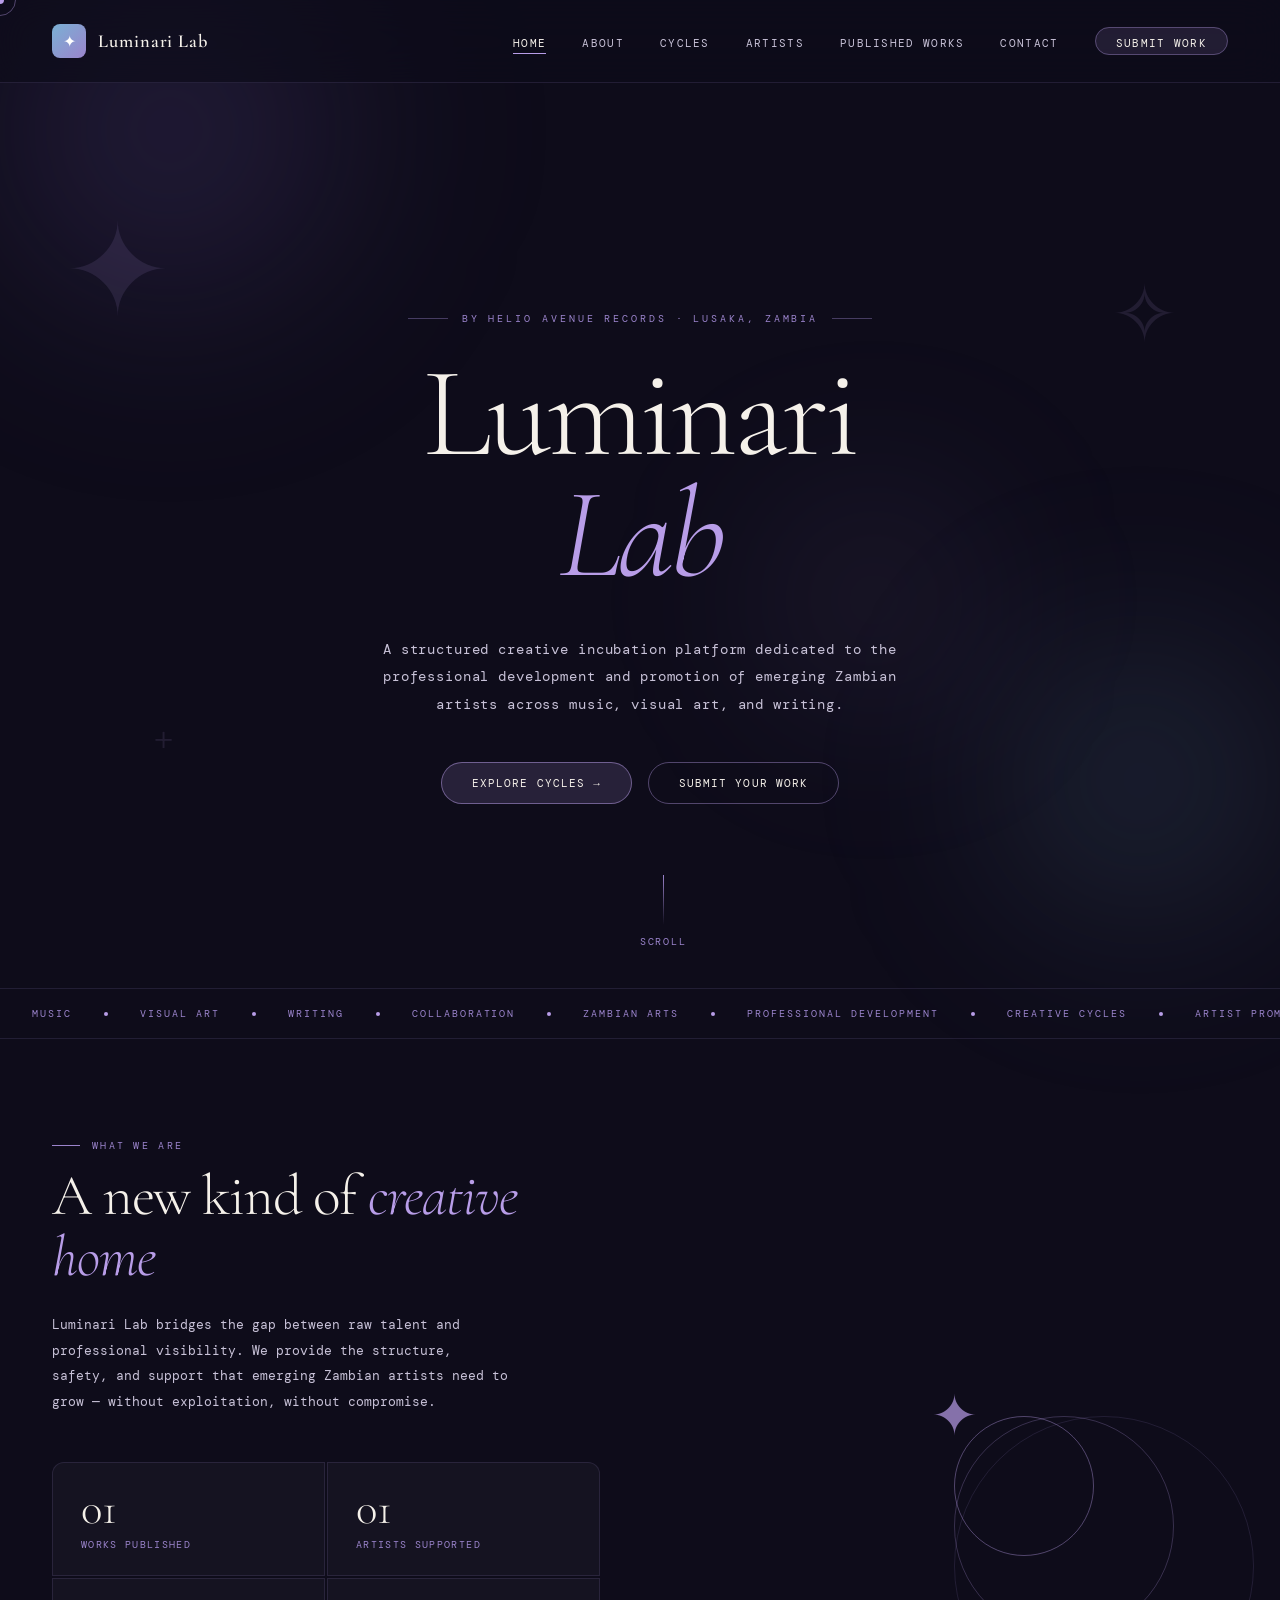
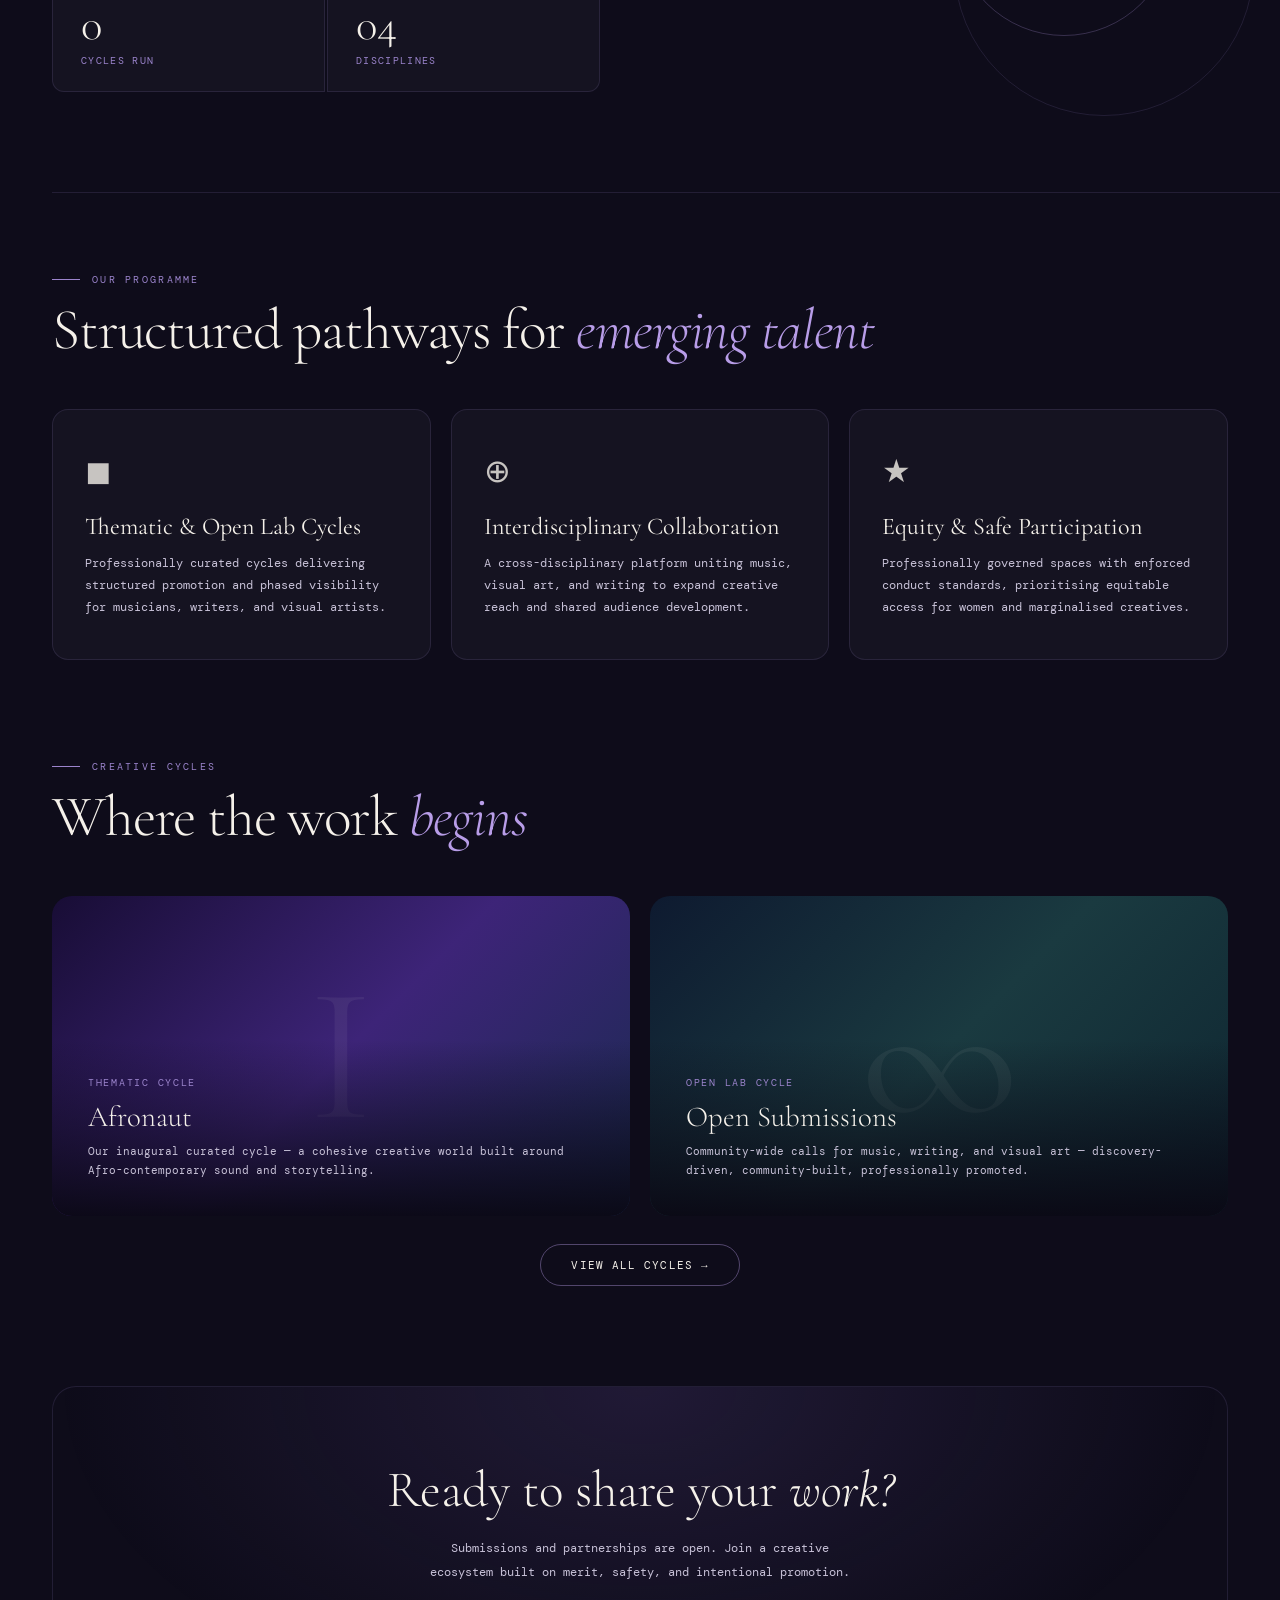
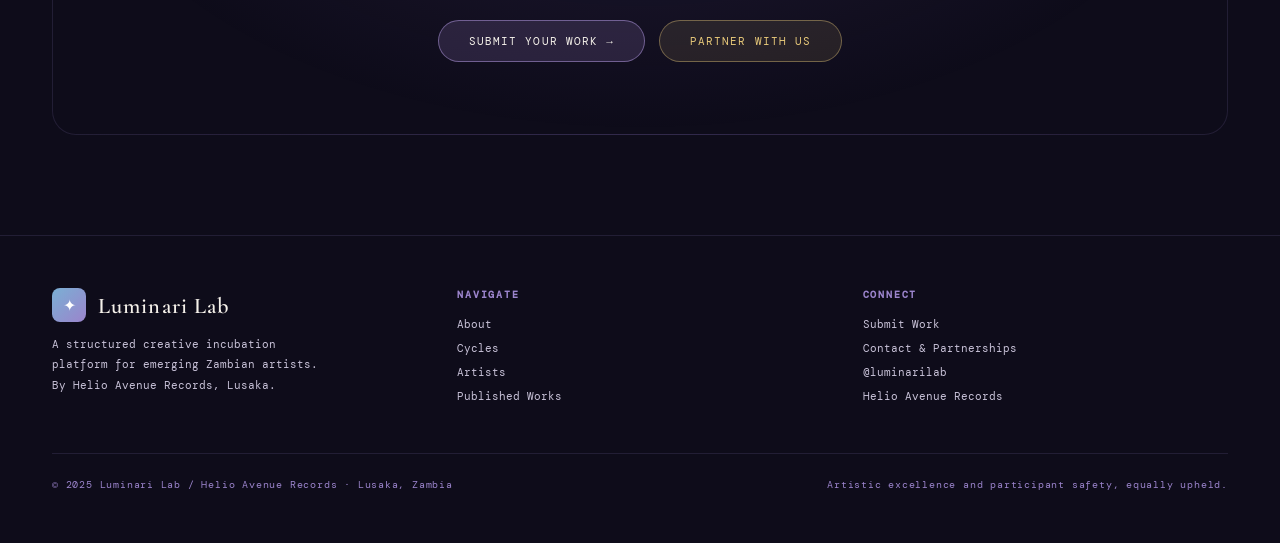
<file: index.html>
<!DOCTYPE html>
<html lang="en">
<head>
<meta charset="UTF-8"><meta name="viewport" content="width=device-width, initial-scale=1.0">
<title>Luminari Lab — Home</title>
<link rel="stylesheet" href="shared.css">
<style>
/* HERO */
.hero {
  min-height: 100vh; display: flex; flex-direction: column;
  align-items: center; justify-content: center;
  text-align: center; padding: 120px 52px 80px;
  position: relative;
}
.hero-eyebrow {
  font-size: 0.65rem; letter-spacing: 0.28em; text-transform: uppercase;
  color: var(--lavender); margin-bottom: 28px;
  display: flex; align-items: center; gap: 14px;
  animation: fadeUp 0.8s 0.2s cubic-bezier(0.23,1,0.32,1) both;
}
.hero-eyebrow::before, .hero-eyebrow::after { content:''; width:40px; height:1px; background:rgba(155,132,204,0.4); }
.hero-title {
  font-family: 'Cormorant Garamond', serif;
  font-size: clamp(4rem, 10vw, 9rem);
  font-weight: 300; line-height: 0.95; letter-spacing: -0.03em;
  margin-bottom: 12px;
  animation: fadeUp 0.9s 0.35s cubic-bezier(0.23,1,0.32,1) both;
}
.hero-title em { font-style: italic; color: var(--glow); display: block; }
.hero-sub {
  font-size: clamp(0.75rem, 1.2vw, 0.9rem); color: var(--mist);
  letter-spacing: 0.06em; line-height: 1.9; max-width: 540px;
  margin: 28px auto 44px;
  animation: fadeUp 0.9s 0.5s cubic-bezier(0.23,1,0.32,1) both;
}
.hero-actions {
  display: flex; gap: 16px; justify-content: center; flex-wrap: wrap;
  animation: fadeUp 0.9s 0.65s cubic-bezier(0.23,1,0.32,1) both;
}
.hero-scroll {
  position: absolute; bottom: 40px; left: 50%; transform: translateX(-50%);
  display: flex; flex-direction: column; align-items: center; gap: 10px;
  font-size: 0.6rem; letter-spacing: 0.18em; text-transform: uppercase; color: var(--lavender);
  animation: fadeUp 1s 1s both;
}
.scroll-line {
  width: 1px; height: 50px;
  background: linear-gradient(to bottom, var(--lavender), transparent);
  animation: scrollPulse 2s ease-in-out infinite;
}
@keyframes scrollPulse { 0%,100%{opacity:0.3;transform:scaleY(0.6) translateY(-10px)} 50%{opacity:1;transform:scaleY(1) translateY(0)} }

/* Floating star decorations */
.hero-deco {
  position: absolute; pointer-events: none;
  font-family: 'Cormorant Garamond', serif;
  color: rgba(184,157,232,0.12);
  animation: floatDeco var(--fd) ease-in-out infinite alternate;
}
@keyframes floatDeco { to { transform: translateY(-20px) rotate(10deg); } }

/* MARQUEE */
.marquee-section {
  border-top: 1px solid var(--soft-border);
  border-bottom: 1px solid var(--soft-border);
  padding: 18px 0; overflow: hidden;
  position: relative; z-index: 5;
}
.marquee-track {
  display: flex; gap: 0; white-space: nowrap;
  animation: marquee 28s linear infinite;
}
.marquee-item {
  font-size: 0.62rem; letter-spacing: 0.2em; text-transform: uppercase;
  color: var(--lavender); padding: 0 32px;
  display: flex; align-items: center; gap: 32px;
}
.marquee-dot { width: 4px; height: 4px; border-radius: 50%; background: var(--glow); flex-shrink: 0; }
@keyframes marquee { to { transform: translateX(-50%); } }

/* ABOUT STRIP */
.about-strip {
  position: relative; z-index: 5;
  padding: 100px 52px;
  display: grid; grid-template-columns: 1fr 1fr; gap: 80px; align-items: center;
}
.about-strip-text p {
  font-size: 0.8rem; color: var(--mist); line-height: 2; margin-top: 24px; max-width: 460px;
}
.about-strip-visual {
  position: relative; height: 380px;
  display: flex; align-items: center; justify-content: center;
}
.ring-anim {
  position: absolute; border-radius: 50%; border: 1px solid;
  animation: ringPulse var(--rp) ease-in-out infinite;
}
@keyframes ringPulse {
  0%,100% { transform: translate(-50%,-50%) scale(1); opacity: var(--ro); }
  50%      { transform: translate(-50%,-50%) scale(1.05); opacity: calc(var(--ro)*0.5); }
}
.about-center-star {
  position: relative; z-index: 2;
  font-size: 3.5rem; color: var(--glow); opacity: 0.7;
  animation: starSpin 20s linear infinite;
}
@keyframes starSpin { to { transform: rotate(360deg); } }
.about-strip-stats {
  display: grid; grid-template-columns: 1fr 1fr; gap: 2px;
  margin-top: 48px;
}
.stat-box {
  background: var(--card-bg); border: 1px solid var(--soft-border);
  padding: 24px 28px;
}
.stat-box:first-child { border-radius: 12px 0 0 0; }
.stat-box:nth-child(2) { border-radius: 0 12px 0 0; }
.stat-box:nth-child(3) { border-radius: 0 0 0 12px; }
.stat-box:last-child { border-radius: 0 0 12px 0; }
.stat-n {
  font-family: 'Cormorant Garamond', serif;
  font-size: 2.8rem; font-weight: 300; color: var(--cream); line-height: 1;
}
.stat-l { font-size: 0.6rem; letter-spacing: 0.14em; text-transform: uppercase; color: var(--lavender); margin-top: 6px; }

/* PILLARS */
.pillars {
  position: relative; z-index: 5;
  padding: 0 52px 100px;
}
.pillars-grid { display: grid; grid-template-columns: repeat(3,1fr); gap: 20px; margin-top: 48px; }
.pillar-card {
  background: var(--card-bg); border: 1px solid var(--soft-border);
  border-radius: 16px; padding: 40px 32px;
  transition: all 0.35s cubic-bezier(0.23,1,0.32,1);
}
.pillar-card:hover { border-color: rgba(184,157,232,0.35); transform: translateY(-5px); box-shadow: 0 20px 50px rgba(107,82,163,0.15); }
.pillar-icon { font-size: 2rem; margin-bottom: 20px; opacity: 0.8; }
.pillar-title { font-family: 'Cormorant Garamond', serif; font-size: 1.5rem; font-weight: 400; margin-bottom: 12px; }
.pillar-desc { font-size: 0.72rem; color: var(--mist); line-height: 1.9; }

/* CYCLES PREVIEW */
.cycles-preview {
  position: relative; z-index: 5;
  padding: 0 52px 100px;
}
.cycles-grid { display: grid; grid-template-columns: 1fr 1fr; gap: 20px; margin-top: 48px; }
.cycle-card {
  border-radius: 20px; overflow: hidden; position: relative;
  height: 320px; cursor: pointer;
  transition: transform 0.35s cubic-bezier(0.23,1,0.32,1);
}
.cycle-card:hover { transform: scale(1.02); }
.cycle-card:hover .cycle-overlay { opacity: 1; }
.cycle-bg { position: absolute; inset: 0; }
.cycle-bg-thematic { background: linear-gradient(135deg, #180d35 0%, #3d2478 50%, #1a2a50 100%); }
.cycle-bg-open { background: linear-gradient(135deg, #0e1a30 0%, #1a3a40 50%, #0e2530 100%); }
.cycle-deco {
  position: absolute; inset: 0;
  display: flex; align-items: center; justify-content: center; overflow: hidden;
}
.cycle-overlay {
  position: absolute; inset: 0;
  background: rgba(107,82,163,0.25);
  opacity: 0; transition: opacity 0.3s;
}
.cycle-content {
  position: absolute; bottom: 0; left: 0; right: 0;
  padding: 36px;
  background: linear-gradient(to top, rgba(10,8,20,0.95) 0%, transparent 100%);
}
.cycle-tag { font-size: 0.6rem; letter-spacing: 0.18em; text-transform: uppercase; color: var(--lavender); margin-bottom: 10px; }
.cycle-name { font-family: 'Cormorant Garamond', serif; font-size: 1.8rem; font-weight: 300; margin-bottom: 8px; }
.cycle-desc { font-size: 0.7rem; color: var(--mist); line-height: 1.7; }

/* CTA BANNER */
.cta-banner {
  position: relative; z-index: 5;
  margin: 0 52px 0;
  border: 1px solid var(--soft-border);
  border-radius: 24px; padding: 72px 64px;
  text-align: center; overflow: hidden;
  background: radial-gradient(ellipse at 50% 0%, rgba(107,82,163,0.2) 0%, transparent 70%);
}
.cta-banner::before {
  content:''; position:absolute; top:-1px; left:20%; right:20%; height:1px;
  background: linear-gradient(to right, transparent, var(--glow), transparent);
}
.cta-banner h2 { font-family: 'Cormorant Garamond', serif; font-size: clamp(2rem,4vw,3.5rem); font-weight: 300; margin-bottom: 16px; }
.cta-banner p { font-size: 0.78rem; color: var(--mist); max-width: 440px; margin: 0 auto 36px; line-height: 1.9; }
.cta-actions { display: flex; gap: 14px; justify-content: center; flex-wrap: wrap; }

@media (max-width: 900px) {
  .hero { padding: 120px 24px 80px; }
  .about-strip { grid-template-columns: 1fr; padding: 60px 24px; gap: 48px; }
  .pillars { padding: 0 24px 60px; }
  .pillars-grid { grid-template-columns: 1fr; }
  .cycles-preview { padding: 0 24px 60px; }
  .cycles-grid { grid-template-columns: 1fr; }
  .cta-banner { margin: 0 24px; padding: 48px 32px; }
}
</style>
</head>
<body>
<div class="cursor" id="cursor"></div>
<div class="cursor-ring" id="cursorRing"></div>
<div class="starfield" id="starfield"></div>
<div class="orb orb-1"></div><div class="orb orb-2"></div><div class="orb orb-3"></div>

<nav>
  <a href="index.html" class="nav-logo">
    <div class="logo-icon">✦</div>
    <span class="logo-text">Luminari Lab</span>
  </a>
  <ul class="nav-links">
    <li><a href="index.html" class="active">Home</a></li>
    <li><a href="about.html">About</a></li>
    <li><a href="cycles.html">Cycles</a></li>
    <li><a href="artists.html">Artists</a></li>
    <li><a href="works.html">Published Works</a></li>
    <li><a href="contact.html">Contact</a></li>
    <li><a href="submit.html" class="nav-cta">Submit Work</a></li>
  </ul>
</nav>

<div class="page">
  <!-- HERO -->
  <section class="hero">
    <div class="hero-deco" style="font-size:8rem;top:12%;left:5%;--fd:7s;">✦</div>
    <div class="hero-deco" style="font-size:5rem;top:20%;right:8%;--fd:9s;animation-delay:2s;">✧</div>
    <div class="hero-deco" style="font-size:3rem;bottom:25%;left:12%;--fd:6s;animation-delay:1s;">+</div>

    <div class="hero-eyebrow">by Helio Avenue Records · Lusaka, Zambia</div>
    <h1 class="hero-title">
      Luminari<br><em>Lab</em>
    </h1>
    <p class="hero-sub">A structured creative incubation platform dedicated to the professional development and promotion of emerging Zambian artists across music, visual art, and writing.</p>
    <div class="hero-actions">
      <a href="cycles.html" class="btn btn-fill">Explore Cycles →</a>
      <a href="submit.html" class="btn btn-ghost">Submit Your Work</a>
    </div>
    <div class="hero-scroll">
      <div class="scroll-line"></div>
      Scroll
    </div>
  </section>

  <!-- MARQUEE -->
  <div class="marquee-section">
    <div class="marquee-track">
      <div class="marquee-item"><span>Music</span><div class="marquee-dot"></div><span>Visual Art</span><div class="marquee-dot"></div><span>Writing</span><div class="marquee-dot"></div><span>Collaboration</span><div class="marquee-dot"></div><span>Zambian Arts</span><div class="marquee-dot"></div><span>Professional Development</span><div class="marquee-dot"></div><span>Creative Cycles</span><div class="marquee-dot"></div><span>Artist Promotion</span><div class="marquee-dot"></div></div>
      <div class="marquee-item"><span>Music</span><div class="marquee-dot"></div><span>Visual Art</span><div class="marquee-dot"></div><span>Writing</span><div class="marquee-dot"></div><span>Collaboration</span><div class="marquee-dot"></div><span>Zambian Arts</span><div class="marquee-dot"></div><span>Professional Development</span><div class="marquee-dot"></div><span>Creative Cycles</span><div class="marquee-dot"></div><span>Artist Promotion</span><div class="marquee-dot"></div></div>
    </div>
  </div>

  <!-- ABOUT STRIP -->
  <section class="about-strip">
    <div class="about-strip-text">
      <div class="s-label">What We Are</div>
      <h2 class="s-title">A new kind of <em>creative home</em></h2>
      <p>Luminari Lab bridges the gap between raw talent and professional visibility. We provide the structure, safety, and support that emerging Zambian artists need to grow — without exploitation, without compromise.</p>
      <div class="about-strip-stats">
        <div class="stat-box"><div class="stat-n">01</div><div class="stat-l">Works Published</div></div>
        <div class="stat-box"><div class="stat-n">01</div><div class="stat-l">Artists Supported</div></div>
        <div class="stat-box"><div class="stat-n">0</div><div class="stat-l">Cycles Run</div></div>
        <div class="stat-box"><div class="stat-n">04</div><div class="stat-l">Disciplines</div></div>
      </div>
    </div>
    <div class="about-strip-visual">
      <div class="ring-anim" style="width:300px;height:300px;border-color:rgba(155,132,204,0.15);top:50%;left:50%;--rp:6s;--ro:0.5;"></div>
      <div class="ring-anim" style="width:220px;height:220px;border-color:rgba(184,157,232,0.25);top:50%;left:50%;--rp:8s;--ro:0.7;animation-delay:1s;"></div>
      <div class="ring-anim" style="width:140px;height:140px;border-color:rgba(184,157,232,0.4);top:50%;left:50%;--rp:5s;--ro:0.9;animation-delay:0.5s;"></div>
      <div class="about-center-star">✦</div>
    </div>
  </section>

  <div class="divider" style="position:relative;z-index:5;margin:0 52px;"></div>

  <!-- PILLARS -->
  <section class="pillars" style="padding-top:80px;">
    <div class="s-label">Our Programme</div>
    <h2 class="s-title">Structured pathways for <em>emerging talent</em></h2>
    <div class="pillars-grid">
      <div class="pillar-card reveal">
        <div class="pillar-icon">◼</div>
        <div class="pillar-title">Thematic & Open Lab Cycles</div>
        <p class="pillar-desc">Professionally curated cycles delivering structured promotion and phased visibility for musicians, writers, and visual artists.</p>
      </div>
      <div class="pillar-card reveal">
        <div class="pillar-icon">⊕</div>
        <div class="pillar-title">Interdisciplinary Collaboration</div>
        <p class="pillar-desc">A cross-disciplinary platform uniting music, visual art, and writing to expand creative reach and shared audience development.</p>
      </div>
      <div class="pillar-card reveal">
        <div class="pillar-icon">★</div>
        <div class="pillar-title">Equity & Safe Participation</div>
        <p class="pillar-desc">Professionally governed spaces with enforced conduct standards, prioritising equitable access for women and marginalised creatives.</p>
      </div>
    </div>
  </section>

  <!-- CYCLES PREVIEW -->
  <section class="cycles-preview">
    <div class="s-label">Creative Cycles</div>
    <h2 class="s-title">Where the work <em>begins</em></h2>
    <div class="cycles-grid">
      <div class="cycle-card">
        <div class="cycle-bg cycle-bg-thematic"></div>
        <div class="cycle-deco">
          <div style="font-family:'Cormorant Garamond',serif;font-size:12rem;opacity:0.06;line-height:1;">I</div>
        </div>
        <div class="cycle-overlay"></div>
        <div class="cycle-content">
          <div class="cycle-tag">Thematic Cycle</div>
          <div class="cycle-name">Afronaut</div>
          <p class="cycle-desc">Our inaugural curated cycle — a cohesive creative world built around Afro-contemporary sound and storytelling.</p>
        </div>
      </div>
      <div class="cycle-card">
        <div class="cycle-bg cycle-bg-open"></div>
        <div class="cycle-deco">
          <div style="font-family:'Cormorant Garamond',serif;font-size:12rem;opacity:0.06;line-height:1;">∞</div>
        </div>
        <div class="cycle-overlay"></div>
        <div class="cycle-content">
          <div class="cycle-tag">Open Lab Cycle</div>
          <div class="cycle-name">Open Submissions</div>
          <p class="cycle-desc">Community-wide calls for music, writing, and visual art — discovery-driven, community-built, professionally promoted.</p>
        </div>
      </div>
    </div>
    <div style="margin-top:28px;display:flex;justify-content:center;">
      <a href="cycles.html" class="btn btn-ghost">View All Cycles →</a>
    </div>
  </section>

  <!-- CTA BANNER -->
  <div class="cta-banner">
    <h2>Ready to share your <em>work?</em></h2>
    <p>Submissions and partnerships are open. Join a creative ecosystem built on merit, safety, and intentional promotion.</p>
    <div class="cta-actions">
      <a href="submit.html" class="btn btn-fill">Submit Your Work →</a>
      <a href="contact.html" class="btn btn-accent">Partner With Us</a>
    </div>
  </div>

  <!-- FOOTER -->
  <footer>
    <div class="footer-brand">
      <div style="display:flex;align-items:center;gap:12px;">
        <div class="logo-icon">✦</div>
        <span class="logo-text">Luminari Lab</span>
      </div>
      <p>A structured creative incubation platform for emerging Zambian artists. By Helio Avenue Records, Lusaka.</p>
    </div>
    <div class="footer-col">
      <h4>Navigate</h4>
      <a href="about.html">About</a>
      <a href="cycles.html">Cycles</a>
      <a href="artists.html">Artists</a>
      <a href="works.html">Published Works</a>
    </div>
    <div class="footer-col">
      <h4>Connect</h4>
      <a href="submit.html">Submit Work</a>
      <a href="contact.html">Contact & Partnerships</a>
      <a href="#">@luminarilab</a>
      <a href="#">Helio Avenue Records</a>
    </div>
    <div class="footer-bottom">
      <span>© 2025 Luminari Lab / Helio Avenue Records · Lusaka, Zambia</span>
      <span>Artistic excellence and participant safety, equally upheld.</span>
    </div>
  </footer>
</div>

<script src="shared.js"></script>
</body>
</html>
</file>
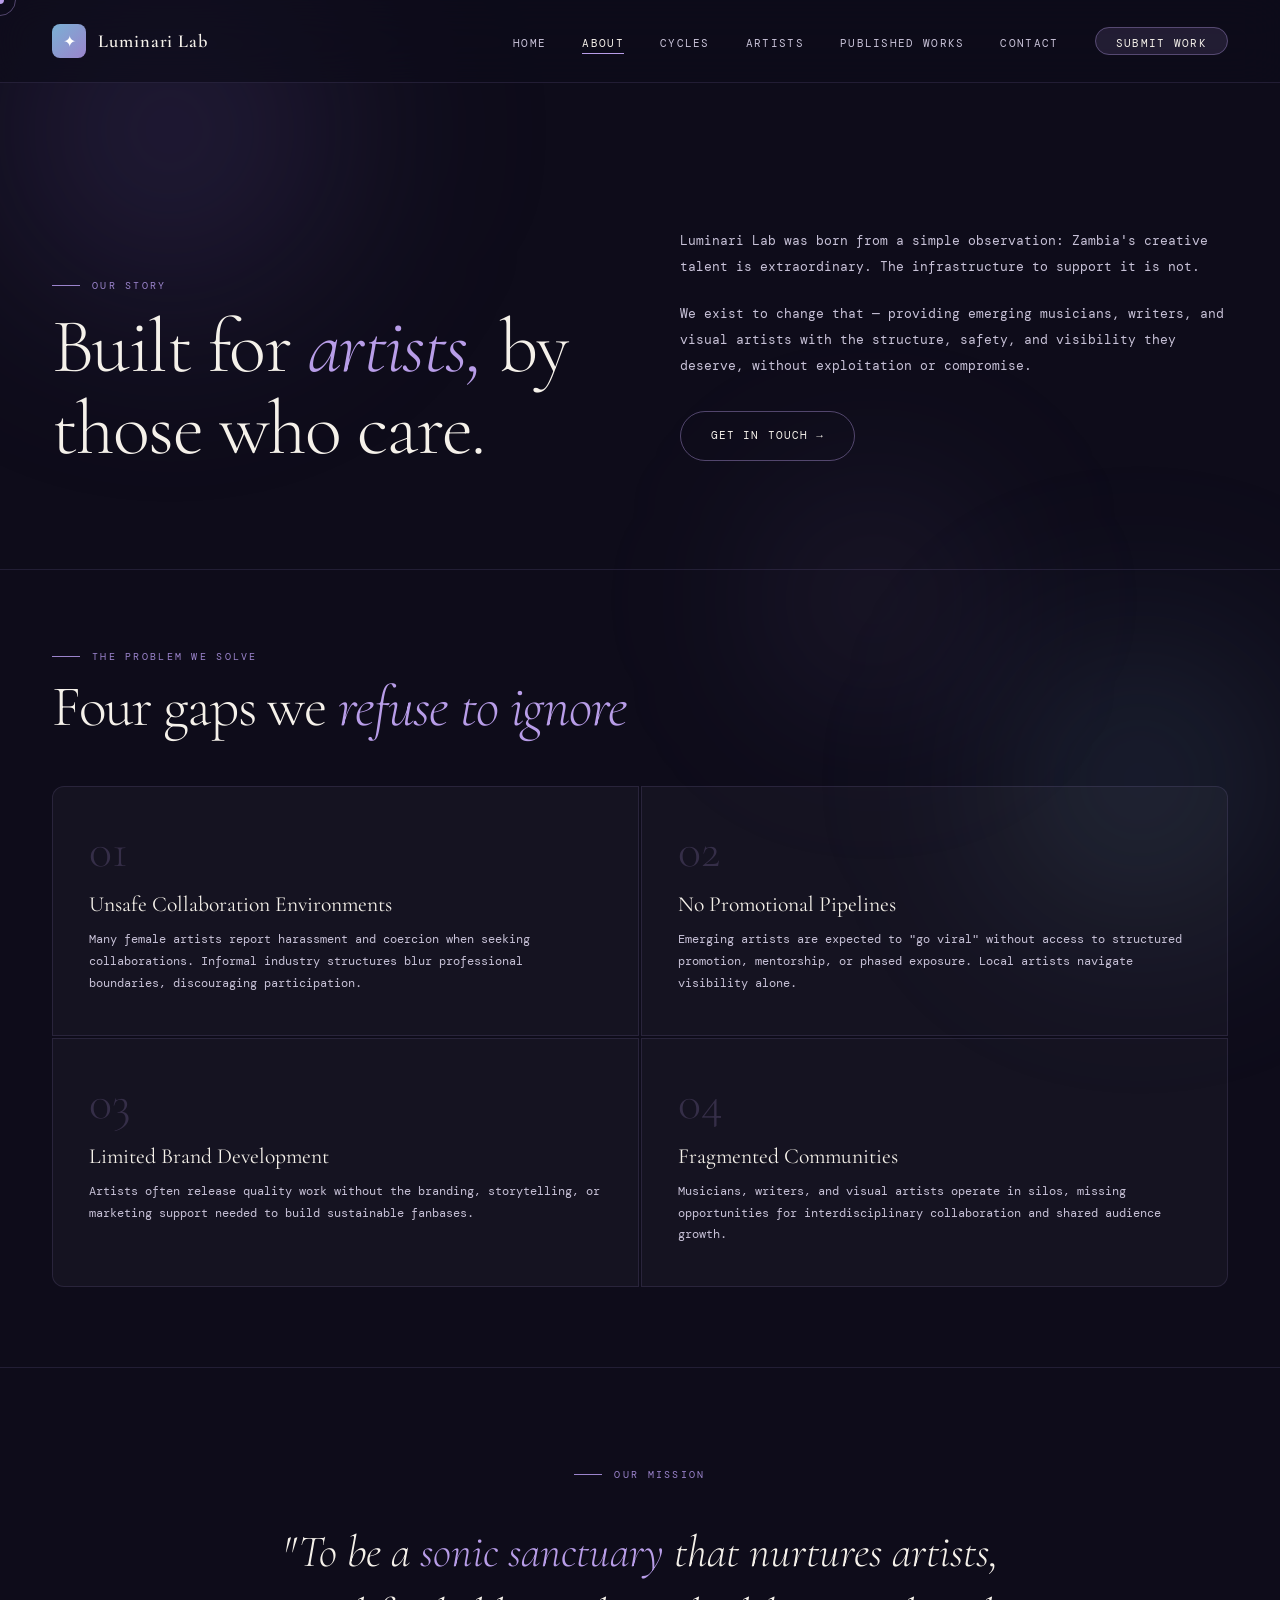
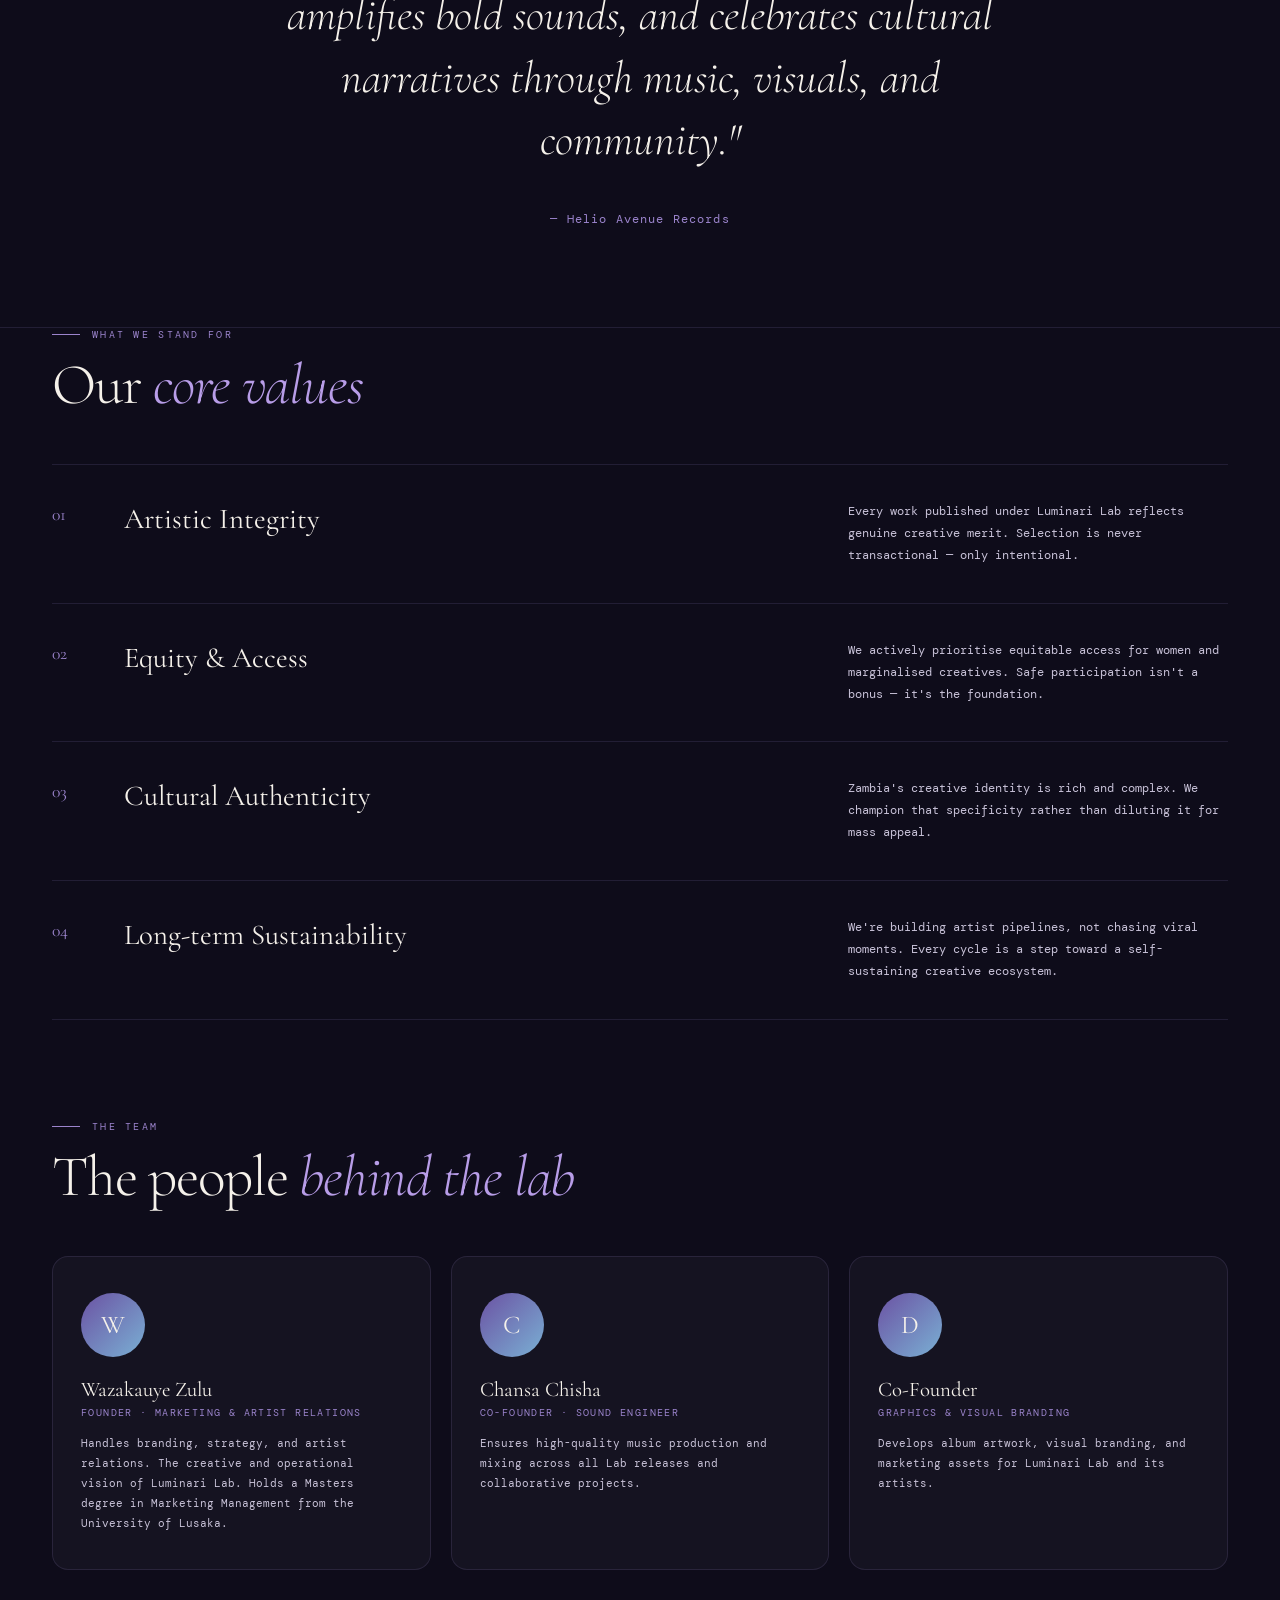
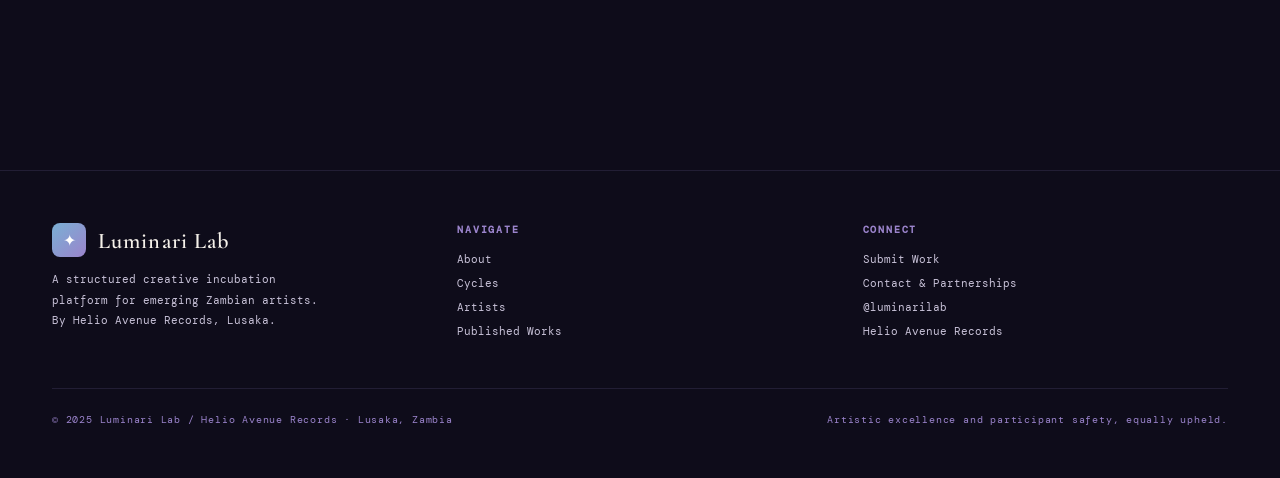
<file: about.html>
<!DOCTYPE html>
<html lang="en">
<head>
<meta charset="UTF-8"><meta name="viewport" content="width=device-width, initial-scale=1.0">
<title>Luminari Lab — About</title>
<link rel="stylesheet" href="shared.css">
<style>
.about-hero {
  padding: 140px 52px 100px;
  display: grid; grid-template-columns: 1fr 1fr; gap: 80px; align-items: end;
  position: relative; z-index: 5;
}
.about-hero-left .s-title { font-size: clamp(3rem, 6vw, 6rem); }
.about-hero-right { padding-bottom: 8px; }
.about-hero-right p { font-size: 0.82rem; color: var(--mist); line-height: 2; }
.about-hero-right p + p { margin-top: 20px; }

.problem-section {
  position: relative; z-index: 5;
  padding: 80px 52px;
  border-top: 1px solid var(--soft-border);
}
.problem-grid { display: grid; grid-template-columns: repeat(2,1fr); gap: 2px; margin-top: 48px; }
.problem-item {
  background: var(--card-bg); border: 1px solid var(--soft-border);
  padding: 40px 36px;
  transition: all 0.3s;
}
.problem-item:hover { background: rgba(255,255,255,0.05); border-color: rgba(184,157,232,0.25); }
.problem-item:nth-child(1) { border-radius: 12px 0 0 0; }
.problem-item:nth-child(2) { border-radius: 0 12px 0 0; }
.problem-item:nth-child(3) { border-radius: 0 0 0 12px; }
.problem-item:nth-child(4) { border-radius: 0 0 12px 0; }
.problem-num {
  font-family: 'Cormorant Garamond', serif;
  font-size: 3rem; font-weight: 300; color: rgba(184,157,232,0.2);
  line-height: 1; margin-bottom: 16px;
}
.problem-title { font-family: 'Cormorant Garamond', serif; font-size: 1.35rem; margin-bottom: 12px; }
.problem-desc { font-size: 0.72rem; color: var(--mist); line-height: 1.9; }

.mission-section {
  position: relative; z-index: 5;
  padding: 100px 52px;
  border-top: 1px solid var(--soft-border);
  text-align: center;
}
.mission-quote {
  font-family: 'Cormorant Garamond', serif;
  font-size: clamp(1.6rem, 3.5vw, 3rem);
  font-weight: 300; font-style: italic;
  color: var(--cream); line-height: 1.4; max-width: 800px; margin: 40px auto;
}
.mission-quote span { color: var(--glow); }

.values-section {
  position: relative; z-index: 5;
  padding: 0 52px 100px;
  border-top: 1px solid var(--soft-border);
}
.values-list { margin-top: 48px; }
.value-row {
  display: flex; align-items: flex-start; gap: 32px;
  padding: 36px 0; border-bottom: 1px solid var(--soft-border);
  transition: all 0.3s; cursor: default;
}
.value-row:hover .value-title { color: var(--glow); }
.value-row:first-child { border-top: 1px solid var(--soft-border); }
.value-num { font-family: 'Cormorant Garamond', serif; font-size: 1.1rem; color: var(--lavender); width: 40px; flex-shrink: 0; margin-top: 3px; }
.value-title { font-family: 'Cormorant Garamond', serif; font-size: 1.8rem; font-weight: 400; flex: 1; transition: color 0.2s; }
.value-desc { font-size: 0.72rem; color: var(--mist); line-height: 1.9; max-width: 380px; }

.team-section {
  position: relative; z-index: 5;
  padding: 0 52px 100px;
}
.team-grid { display: grid; grid-template-columns: repeat(3,1fr); gap: 20px; margin-top: 48px; }
.team-card {
  background: var(--card-bg); border: 1px solid var(--soft-border);
  border-radius: 16px; padding: 36px 28px;
  transition: all 0.3s;
}
.team-card:hover { border-color: rgba(184,157,232,0.35); transform: translateY(-4px); }
.team-avatar {
  width: 64px; height: 64px; border-radius: 50%;
  background: linear-gradient(135deg, var(--violet), var(--sky));
  display: flex; align-items: center; justify-content: center;
  font-family: 'Cormorant Garamond', serif; font-size: 1.6rem;
  margin-bottom: 20px;
}
.team-name { font-family: 'Cormorant Garamond', serif; font-size: 1.3rem; margin-bottom: 4px; }
.team-role { font-size: 0.62rem; letter-spacing: 0.14em; text-transform: uppercase; color: var(--lavender); margin-bottom: 14px; }
.team-desc { font-size: 0.7rem; color: var(--mist); line-height: 1.8; }

@media (max-width: 900px) {
  .about-hero { grid-template-columns: 1fr; padding: 120px 24px 60px; gap: 32px; }
  .problem-section, .mission-section, .values-section, .team-section { padding-left: 24px; padding-right: 24px; }
  .problem-grid { grid-template-columns: 1fr; }
  .team-grid { grid-template-columns: 1fr; }
}
</style>
</head>
<body>
<div class="cursor" id="cursor"></div>
<div class="cursor-ring" id="cursorRing"></div>
<div class="starfield" id="starfield"></div>
<div class="orb orb-1"></div><div class="orb orb-2"></div><div class="orb orb-3"></div>

<nav>
  <a href="index.html" class="nav-logo">
    <div class="logo-icon">✦</div>
    <span class="logo-text">Luminari Lab</span>
  </a>
  <ul class="nav-links">
    <li><a href="index.html">Home</a></li>
    <li><a href="about.html" class="active">About</a></li>
    <li><a href="cycles.html">Cycles</a></li>
    <li><a href="artists.html">Artists</a></li>
    <li><a href="works.html">Published Works</a></li>
    <li><a href="contact.html">Contact</a></li>
    <li><a href="submit.html" class="nav-cta">Submit Work</a></li>
  </ul>
</nav>

<div class="page">
  <section class="about-hero">
    <div class="about-hero-left">
      <div class="s-label">Our Story</div>
      <h1 class="s-title">Built for <em>artists,</em> by those who care.</h1>
    </div>
    <div class="about-hero-right">
      <p>Luminari Lab was born from a simple observation: Zambia's creative talent is extraordinary. The infrastructure to support it is not.</p>
      <p>We exist to change that — providing emerging musicians, writers, and visual artists with the structure, safety, and visibility they deserve, without exploitation or compromise.</p>
      <p style="margin-top:32px;">
        <a href="contact.html" class="btn btn-ghost">Get In Touch →</a>
      </p>
    </div>
  </section>

  <section class="problem-section">
    <div class="s-label">The Problem We Solve</div>
    <h2 class="s-title">Four gaps we <em>refuse to ignore</em></h2>
    <div class="problem-grid">
      <div class="problem-item reveal">
        <div class="problem-num">01</div>
        <div class="problem-title">Unsafe Collaboration Environments</div>
        <p class="problem-desc">Many female artists report harassment and coercion when seeking collaborations. Informal industry structures blur professional boundaries, discouraging participation.</p>
      </div>
      <div class="problem-item reveal">
        <div class="problem-num">02</div>
        <div class="problem-title">No Promotional Pipelines</div>
        <p class="problem-desc">Emerging artists are expected to "go viral" without access to structured promotion, mentorship, or phased exposure. Local artists navigate visibility alone.</p>
      </div>
      <div class="problem-item reveal">
        <div class="problem-num">03</div>
        <div class="problem-title">Limited Brand Development</div>
        <p class="problem-desc">Artists often release quality work without the branding, storytelling, or marketing support needed to build sustainable fanbases.</p>
      </div>
      <div class="problem-item reveal">
        <div class="problem-num">04</div>
        <div class="problem-title">Fragmented Communities</div>
        <p class="problem-desc">Musicians, writers, and visual artists operate in silos, missing opportunities for interdisciplinary collaboration and shared audience growth.</p>
      </div>
    </div>
  </section>

  <section class="mission-section">
    <div class="s-label" style="justify-content:center;">Our Mission</div>
    <div class="mission-quote">"To be a <span>sonic sanctuary</span> that nurtures artists, amplifies bold sounds, and celebrates cultural narratives through music, visuals, and community."</div>
    <p style="font-size:0.72rem;color:var(--lavender);letter-spacing:0.1em;">— Helio Avenue Records</p>
  </section>

  <section class="values-section">
    <div class="s-label">What We Stand For</div>
    <h2 class="s-title">Our <em>core values</em></h2>
    <div class="values-list">
      <div class="value-row reveal">
        <div class="value-num">01</div>
        <div class="value-title">Artistic Integrity</div>
        <p class="value-desc">Every work published under Luminari Lab reflects genuine creative merit. Selection is never transactional — only intentional.</p>
      </div>
      <div class="value-row reveal">
        <div class="value-num">02</div>
        <div class="value-title">Equity & Access</div>
        <p class="value-desc">We actively prioritise equitable access for women and marginalised creatives. Safe participation isn't a bonus — it's the foundation.</p>
      </div>
      <div class="value-row reveal">
        <div class="value-num">03</div>
        <div class="value-title">Cultural Authenticity</div>
        <p class="value-desc">Zambia's creative identity is rich and complex. We champion that specificity rather than diluting it for mass appeal.</p>
      </div>
      <div class="value-row reveal">
        <div class="value-num">04</div>
        <div class="value-title">Long-term Sustainability</div>
        <p class="value-desc">We're building artist pipelines, not chasing viral moments. Every cycle is a step toward a self-sustaining creative ecosystem.</p>
      </div>
    </div>
  </section>

  <section class="team-section">
    <div class="s-label">The Team</div>
    <h2 class="s-title">The people <em>behind the lab</em></h2>
    <div class="team-grid">
      <div class="team-card reveal">
        <div class="team-avatar">W</div>
        <div class="team-name">Wazakauye Zulu</div>
        <div class="team-role">Founder · Marketing & Artist Relations</div>
        <p class="team-desc">Handles branding, strategy, and artist relations. The creative and operational vision of Luminari Lab. Holds a Masters degree in Marketing Management from the University of Lusaka.</p>
      </div>
      <div class="team-card reveal">
        <div class="team-avatar">C</div>
        <div class="team-name">Chansa Chisha</div>
        <div class="team-role">Co-Founder · Sound Engineer</div>
        <p class="team-desc">Ensures high-quality music production and mixing across all Lab releases and collaborative projects.</p>
      </div>
      <div class="team-card reveal">
        <div class="team-avatar">D</div>
        <div class="team-name">Co-Founder</div>
        <div class="team-role">Graphics & Visual Branding</div>
        <p class="team-desc">Develops album artwork, visual branding, and marketing assets for Luminari Lab and its artists.</p>
      </div>
    </div>
  </section>

  <footer>
    <div class="footer-brand">
      <div style="display:flex;align-items:center;gap:12px;">
        <div class="logo-icon">✦</div><span class="logo-text">Luminari Lab</span>
      </div>
      <p>A structured creative incubation platform for emerging Zambian artists. By Helio Avenue Records, Lusaka.</p>
    </div>
    <div class="footer-col">
      <h4>Navigate</h4>
      <a href="about.html">About</a><a href="cycles.html">Cycles</a>
      <a href="artists.html">Artists</a><a href="works.html">Published Works</a>
    </div>
    <div class="footer-col">
      <h4>Connect</h4>
      <a href="submit.html">Submit Work</a><a href="contact.html">Contact & Partnerships</a>
      <a href="#">@luminarilab</a><a href="#">Helio Avenue Records</a>
    </div>
    <div class="footer-bottom">
      <span>© 2025 Luminari Lab / Helio Avenue Records · Lusaka, Zambia</span>
      <span>Artistic excellence and participant safety, equally upheld.</span>
    </div>
  </footer>
</div>
<script src="shared.js"></script>
</body>
</html>
</file>
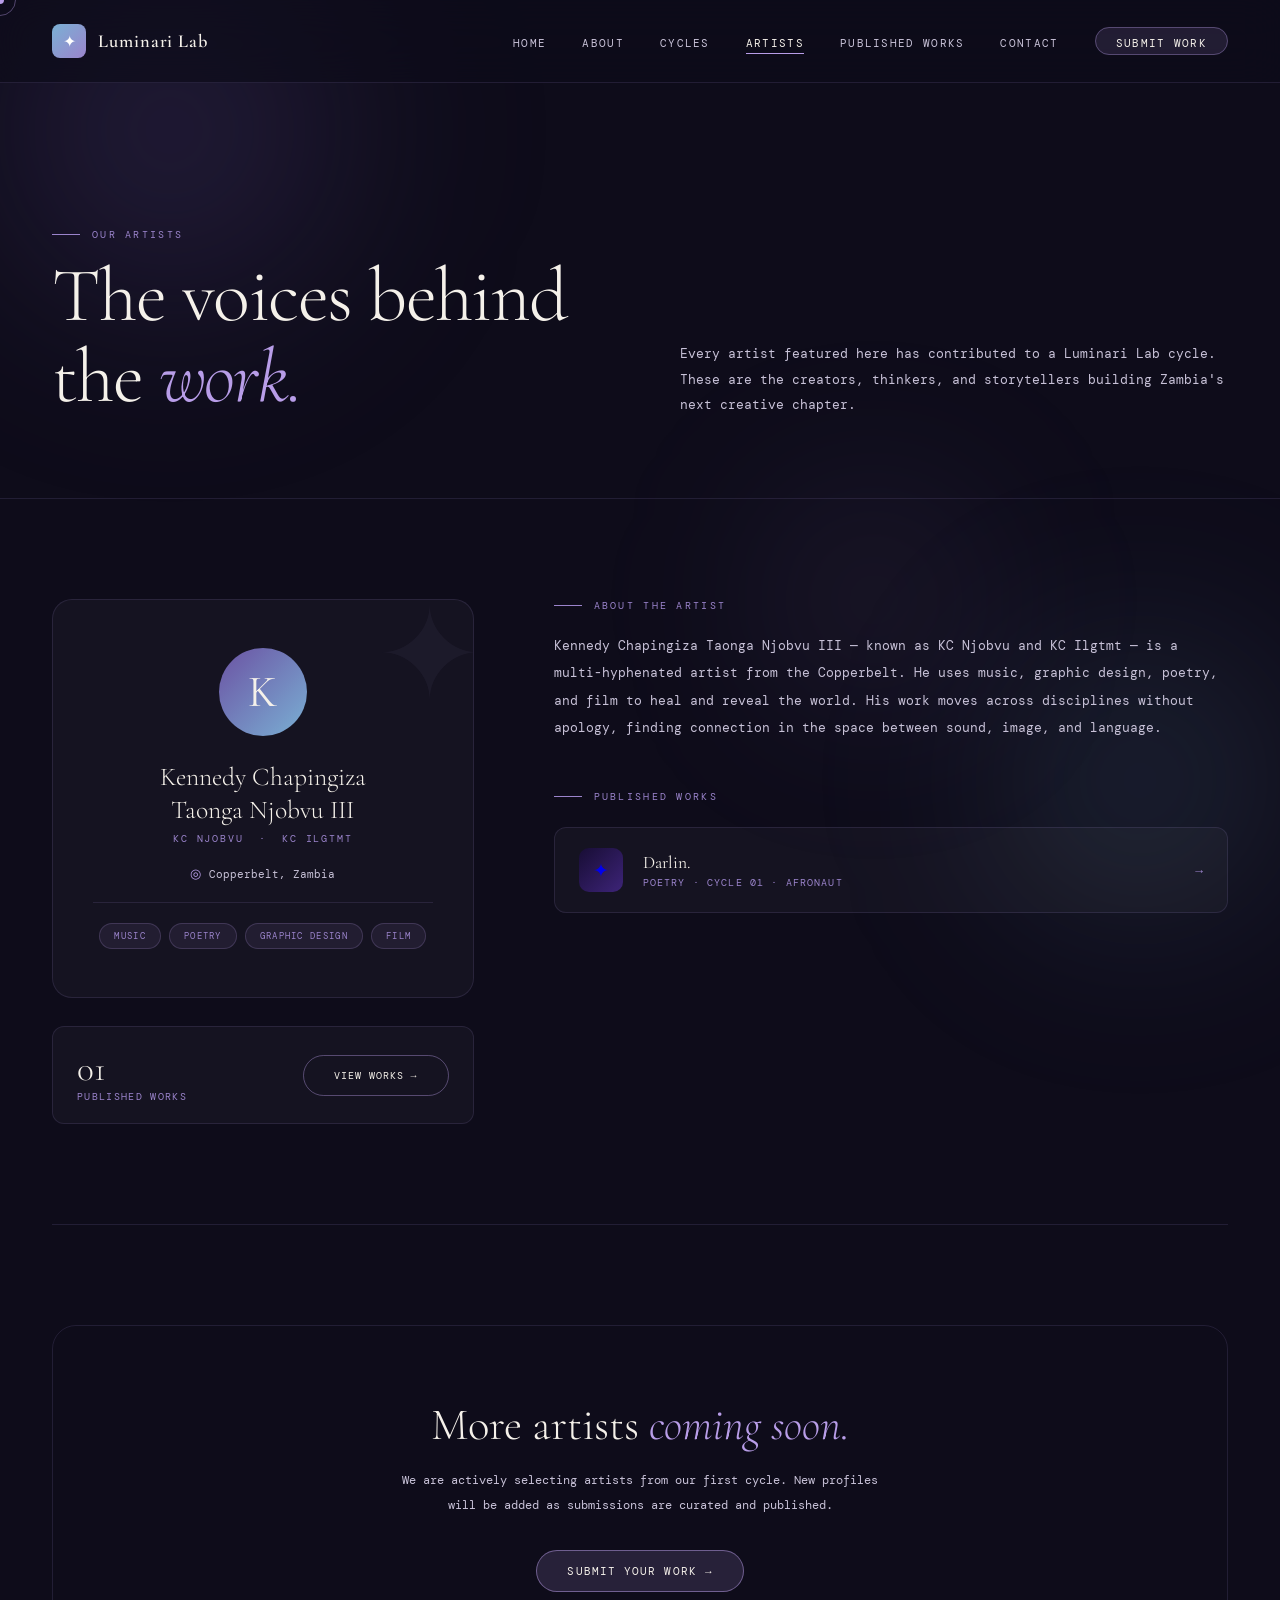
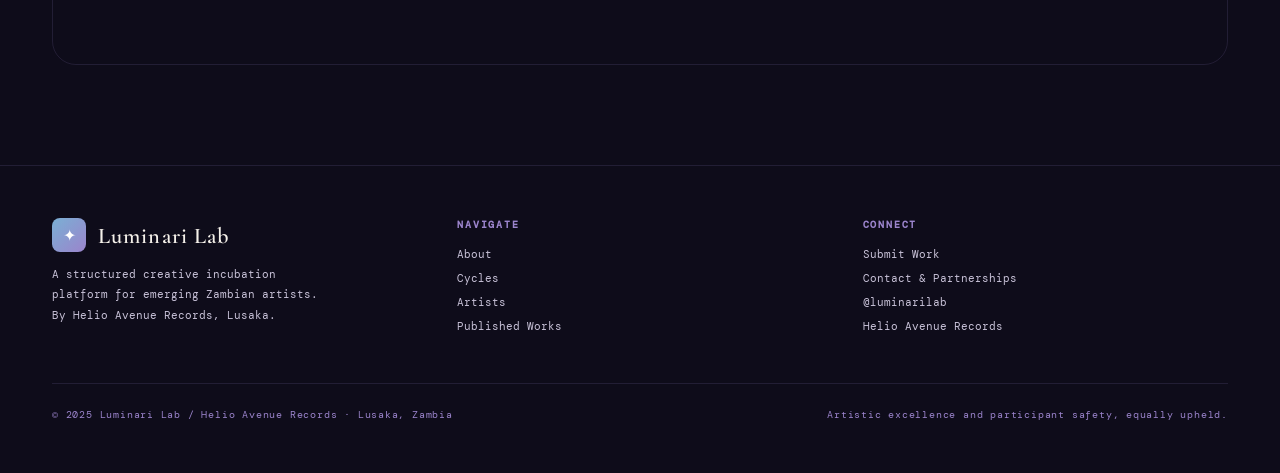
<file: artists-2.html>
<!DOCTYPE html>
<html lang="en">
<head>
<meta charset="UTF-8"><meta name="viewport" content="width=device-width, initial-scale=1.0">
<title>Luminari Lab — Artists</title>
<link rel="stylesheet" href="shared.css">
<style>
.artists-hero {
  padding: 140px 52px 80px;
  position: relative; z-index: 5;
  border-bottom: 1px solid var(--soft-border);
}
.artists-hero-inner {
  display: grid; grid-template-columns: 1fr 1fr; gap: 80px; align-items: end;
}
.artists-hero .s-title { font-size: clamp(3rem, 6vw, 6rem); }
.artists-hero-right p { font-size: 0.8rem; color: var(--mist); line-height: 2; }

.artists-section {
  position: relative; z-index: 5;
  padding: 100px 52px;
}

/* ARTIST PROFILE CARD */
.artist-profile {
  display: grid; grid-template-columns: 1fr 1.6fr; gap: 80px;
  align-items: start;
  padding-bottom: 100px;
  border-bottom: 1px solid var(--soft-border);
}

.artist-identity {
  position: sticky; top: 120px;
  display: flex; flex-direction: column; gap: 28px;
}

.artist-name-block {
  background: var(--card-bg); border: 1px solid var(--soft-border);
  border-radius: 20px; padding: 48px 40px;
  text-align: center; position: relative; overflow: hidden;
}
.artist-name-block::before {
  content: '✦';
  position: absolute; top: -20px; right: -10px;
  font-size: 8rem; color: rgba(184,157,232,0.05);
  font-family: 'Cormorant Garamond', serif;
  pointer-events: none;
}
.artist-initial {
  width: 88px; height: 88px; border-radius: 50%;
  background: linear-gradient(135deg, var(--violet), var(--sky));
  display: flex; align-items: center; justify-content: center;
  font-family: 'Cormorant Garamond', serif; font-size: 2.8rem;
  color: var(--cream); margin: 0 auto 24px;
}
.artist-full-name {
  font-family: 'Cormorant Garamond', serif;
  font-size: 1.6rem; font-weight: 300; color: var(--cream);
  line-height: 1.3; margin-bottom: 6px;
}
.artist-known-as {
  font-size: 0.62rem; letter-spacing: 0.18em; text-transform: uppercase;
  color: var(--lavender); margin-bottom: 20px;
}
.artist-location {
  font-size: 0.68rem; color: var(--mist); display: flex;
  align-items: center; justify-content: center; gap: 8px;
}
.artist-location::before { content: '◎'; color: var(--glow); font-size: 0.8rem; }

.artist-disciplines {
  display: flex; flex-wrap: wrap; gap: 8px; justify-content: center;
  margin-top: 20px; padding-top: 20px;
  border-top: 1px solid var(--soft-border);
}
.discipline-tag {
  font-size: 0.58rem; letter-spacing: 0.14em; text-transform: uppercase;
  padding: 6px 14px; border-radius: 100px;
  background: rgba(184,157,232,0.08); border: 1px solid rgba(184,157,232,0.2);
  color: var(--lavender);
}

.artist-works-count {
  background: var(--card-bg); border: 1px solid var(--soft-border);
  border-radius: 12px; padding: 20px 24px;
  display: flex; justify-content: space-between; align-items: center;
}
.artist-works-count .stat-n {
  font-family: 'Cormorant Garamond', serif;
  font-size: 2.2rem; font-weight: 300; color: var(--cream);
}
.artist-works-count .stat-l {
  font-size: 0.6rem; letter-spacing: 0.14em; text-transform: uppercase; color: var(--lavender);
}

/* RIGHT SIDE — BIO + WORKS */
.artist-detail { display: flex; flex-direction: column; gap: 48px; }

.artist-bio-section {}
.artist-bio-section .s-label { margin-bottom: 20px; }
.artist-bio-text {
  font-size: 0.82rem; color: var(--mist); line-height: 2.1;
}

.artist-works-section {}
.artist-works-section .s-label { margin-bottom: 24px; }
.artist-work-item {
  display: flex; gap: 20px; align-items: center;
  padding: 20px 24px;
  background: var(--card-bg); border: 1px solid var(--soft-border);
  border-radius: 12px; margin-bottom: 12px;
  text-decoration: none;
  transition: all 0.3s cubic-bezier(0.23,1,0.32,1);
}
.artist-work-item:hover { border-color: rgba(184,157,232,0.35); transform: translateX(6px); }
.work-item-icon {
  width: 44px; height: 44px; border-radius: 10px; flex-shrink: 0;
  background: linear-gradient(135deg, #180d35, #3d2478);
  display: flex; align-items: center; justify-content: center;
  font-size: 1.2rem;
}
.work-item-info { flex: 1; }
.work-item-title {
  font-family: 'Cormorant Garamond', serif; font-size: 1.1rem;
  color: var(--cream); margin-bottom: 3px;
}
.work-item-meta { font-size: 0.6rem; letter-spacing: 0.12em; text-transform: uppercase; color: var(--lavender); }
.work-item-arrow { color: var(--lavender); font-size: 0.8rem; transition: color 0.2s; }
.artist-work-item:hover .work-item-arrow { color: var(--glow); }

/* COMING SOON STRIP */
.coming-soon-strip {
  position: relative; z-index: 5;
  margin: 0 52px 100px;
  border: 1px solid var(--soft-border);
  border-radius: 24px; padding: 72px 64px;
  text-align: center;
}
.coming-soon-strip h2 {
  font-family: 'Cormorant Garamond', serif;
  font-size: clamp(1.8rem, 3.5vw, 3rem); font-weight: 300; margin-bottom: 16px;
}
.coming-soon-strip h2 em { font-style: italic; color: var(--glow); }
.coming-soon-strip p { font-size: 0.78rem; color: var(--mist); line-height: 2; max-width: 480px; margin: 0 auto 32px; }

@media (max-width: 900px) {
  .artists-hero { padding: 120px 24px 60px; }
  .artists-hero-inner { grid-template-columns: 1fr; gap: 32px; }
  .artists-section { padding: 60px 24px; }
  .artist-profile { grid-template-columns: 1fr; gap: 40px; }
  .artist-identity { position: static; }
  .coming-soon-strip { margin: 0 24px 60px; padding: 48px 28px; }
}
</style>
</head>
<body>
<div class="cursor" id="cursor"></div>
<div class="cursor-ring" id="cursorRing"></div>
<div class="starfield" id="starfield"></div>
<div class="orb orb-1"></div><div class="orb orb-2"></div><div class="orb orb-3"></div>

<nav>
  <a href="index.html" class="nav-logo">
    <div class="logo-icon">✦</div>
    <span class="logo-text">Luminari Lab</span>
  </a>
  <ul class="nav-links">
    <li><a href="index.html">Home</a></li>
    <li><a href="about.html">About</a></li>
    <li><a href="cycles.html">Cycles</a></li>
    <li><a href="artists.html" class="active">Artists</a></li>
    <li><a href="works.html">Published Works</a></li>
    <li><a href="contact.html">Contact</a></li>
    <li><a href="submit.html" class="nav-cta">Submit Work</a></li>
  </ul>
</nav>

<div class="page">

  <!-- HERO -->
  <section class="artists-hero">
    <div class="artists-hero-inner">
      <div>
        <div class="s-label">Our Artists</div>
        <h1 class="s-title">The voices behind the <em>work.</em></h1>
      </div>
      <div class="artists-hero-right">
        <p>Every artist featured here has contributed to a Luminari Lab cycle. These are the creators, thinkers, and storytellers building Zambia's next creative chapter.</p>
      </div>
    </div>
  </section>

  <!-- ARTIST PROFILES -->
  <section class="artists-section">
    <div class="artist-profile reveal">

      <!-- LEFT — IDENTITY -->
      <div class="artist-identity">
        <div class="artist-name-block">
          <div class="artist-initial">K</div>
          <div class="artist-full-name">Kennedy Chapingiza<br>Taonga Njobvu III</div>
          <div class="artist-known-as">KC Njobvu &nbsp;·&nbsp; KC Ilgtmt</div>
          <div class="artist-location">Copperbelt, Zambia</div>
          <div class="artist-disciplines">
            <span class="discipline-tag">Music</span>
            <span class="discipline-tag">Poetry</span>
            <span class="discipline-tag">Graphic Design</span>
            <span class="discipline-tag">Film</span>
          </div>
        </div>
        <div class="artist-works-count">
          <div>
            <div class="stat-n">01</div>
            <div class="stat-l">Published Works</div>
          </div>
          <a href="works.html" class="btn btn-ghost" style="font-size:0.62rem;">View Works →</a>
        </div>
      </div>

      <!-- RIGHT — BIO + WORKS -->
      <div class="artist-detail">
        <div class="artist-bio-section">
          <div class="s-label">About the Artist</div>
          <p class="artist-bio-text">Kennedy Chapingiza Taonga Njobvu III — known as KC Njobvu and KC Ilgtmt — is a multi-hyphenated artist from the Copperbelt. He uses music, graphic design, poetry, and film to heal and reveal the world. His work moves across disciplines without apology, finding connection in the space between sound, image, and language.</p>
        </div>

        <div class="artist-works-section">
          <div class="s-label">Published Works</div>
          <a href="works.html" class="artist-work-item">
            <div class="work-item-icon">✦</div>
            <div class="work-item-info">
              <div class="work-item-title">Darlin.</div>
              <div class="work-item-meta">Poetry · Cycle 01 · Afronaut</div>
            </div>
            <div class="work-item-arrow">→</div>
          </a>
        </div>
      </div>

    </div>
  </section>

  <!-- MORE COMING SOON -->
  <div class="coming-soon-strip">
    <h2>More artists <em>coming soon.</em></h2>
    <p>We are actively selecting artists from our first cycle. New profiles will be added as submissions are curated and published.</p>
    <a href="submit.html" class="btn btn-fill">Submit Your Work →</a>
  </div>

  <!-- FOOTER -->
  <footer>
    <div class="footer-brand">
      <div style="display:flex;align-items:center;gap:12px;">
        <div class="logo-icon">✦</div>
        <span class="logo-text">Luminari Lab</span>
      </div>
      <p>A structured creative incubation platform for emerging Zambian artists. By Helio Avenue Records, Lusaka.</p>
    </div>
    <div class="footer-col">
      <h4>Navigate</h4>
      <a href="about.html">About</a>
      <a href="cycles.html">Cycles</a>
      <a href="artists.html">Artists</a>
      <a href="works.html">Published Works</a>
    </div>
    <div class="footer-col">
      <h4>Connect</h4>
      <a href="submit.html">Submit Work</a>
      <a href="contact.html">Contact & Partnerships</a>
      <a href="#">@luminarilab</a>
      <a href="#">Helio Avenue Records</a>
    </div>
    <div class="footer-bottom">
      <span>© 2025 Luminari Lab / Helio Avenue Records · Lusaka, Zambia</span>
      <span>Artistic excellence and participant safety, equally upheld.</span>
    </div>
  </footer>
</div>

<script src="shared.js"></script>
</body>
</html>
</file>
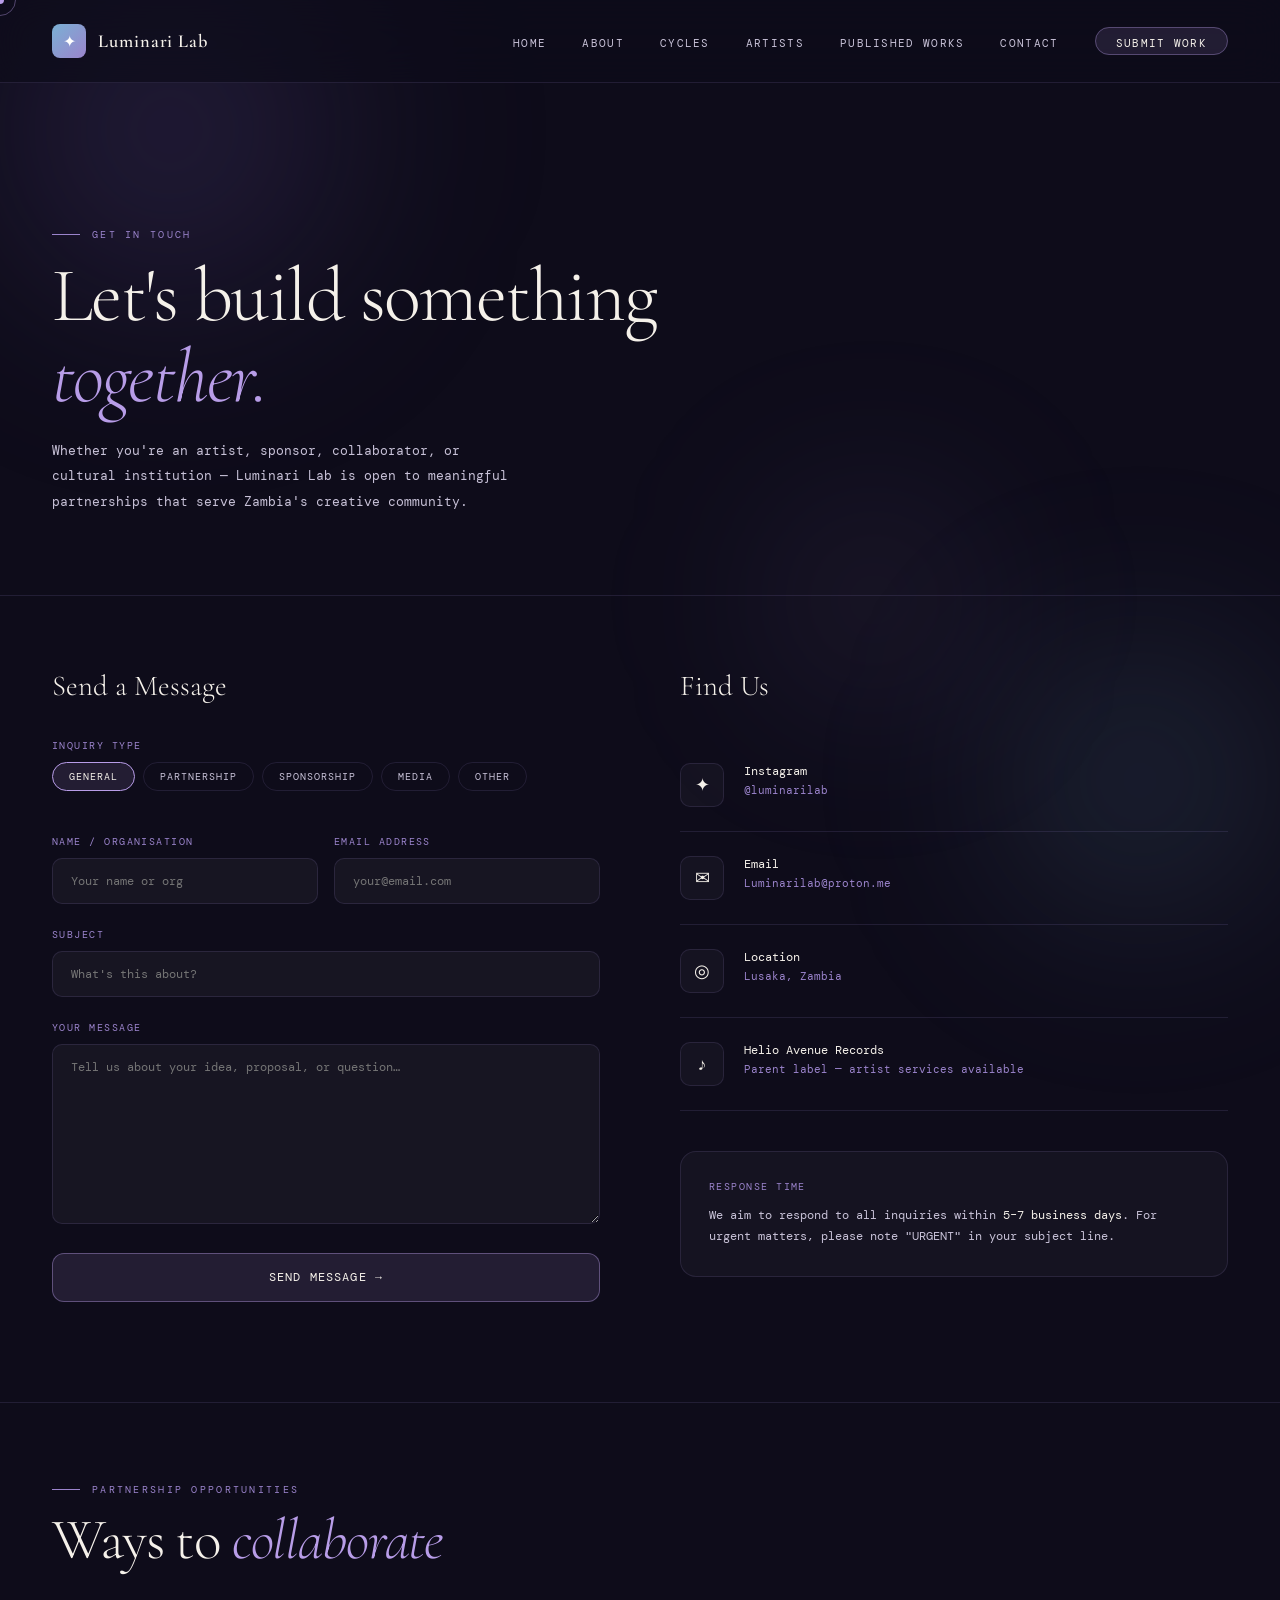
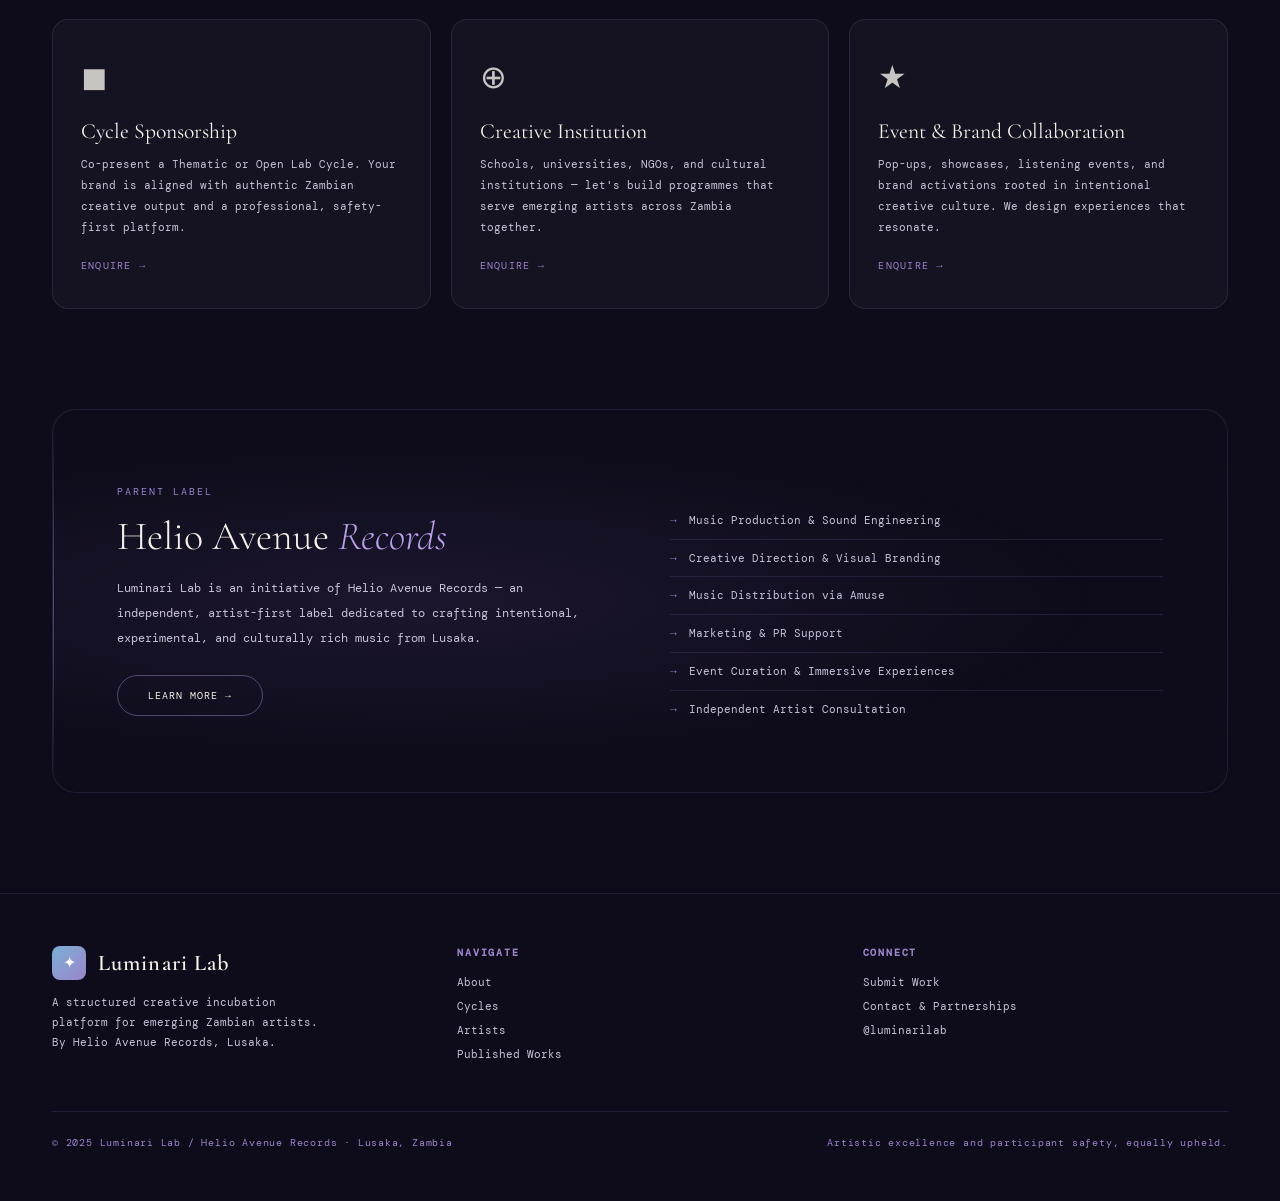
<file: contact.html>
<!DOCTYPE html>
<html lang="en">
<head>
<meta charset="UTF-8"><meta name="viewport" content="width=device-width, initial-scale=1.0">
<title>Luminari Lab — Contact & Partnerships</title>
<link rel="stylesheet" href="shared.css">
<style>
.contact-hero {
  padding: 140px 52px 80px;
  position: relative; z-index: 5;
  border-bottom: 1px solid var(--soft-border);
}
.contact-hero .s-title { font-size: clamp(3rem, 6vw, 6rem); max-width: 700px; }
.contact-hero p { font-size: 0.8rem; color: var(--mist); line-height: 2; max-width: 460px; margin-top: 20px; }

.contact-main {
  position: relative; z-index: 5;
  padding: 72px 52px 100px;
  display: grid; grid-template-columns: 1fr 1fr; gap: 80px;
}

.contact-form-title { font-family: 'Cormorant Garamond', serif; font-size: 1.8rem; font-weight: 300; margin-bottom: 36px; }

.contact-send-btn {
  width: 100%; padding: 16px;
  background: rgba(184,157,232,0.12);
  border: 1px solid rgba(184,157,232,0.4);
  border-radius: 12px; color: var(--cream);
  font-family: 'DM Mono', monospace;
  font-size: 0.72rem; letter-spacing: 0.1em; text-transform: uppercase;
  cursor: pointer; transition: all 0.25s;
}
.contact-send-btn:hover { background: rgba(184,157,232,0.22); border-color: var(--glow); }

/* Inquiry type */
.inquiry-types { display: flex; gap: 8px; flex-wrap: wrap; margin-bottom: 4px; }
.inq-btn {
  background: transparent; border: 1px solid var(--soft-border);
  color: var(--mist); padding: 7px 16px; border-radius: 100px;
  font-family: 'DM Mono', monospace; font-size: 0.62rem;
  letter-spacing: 0.1em; text-transform: uppercase;
  cursor: pointer; transition: all 0.2s;
}
.inq-btn:hover { border-color: var(--glow); color: var(--cream); }
.inq-btn.active { background: rgba(184,157,232,0.12); border-color: var(--glow); color: var(--cream); }

/* Right sidebar */
.contact-info {}
.contact-info-title { font-family: 'Cormorant Garamond', serif; font-size: 1.8rem; font-weight: 300; margin-bottom: 36px; }

.contact-channel {
  display: flex; gap: 20px; padding: 24px 0;
  border-bottom: 1px solid var(--soft-border);
  transition: all 0.2s; cursor: default;
}
.contact-channel:first-of-type { border-top: 1px solid var(--soft-border); }
.contact-channel:hover .cc-title { color: var(--glow); }
.cc-icon { width: 44px; height: 44px; border-radius: 10px;
  background: var(--card-bg); border: 1px solid var(--soft-border);
  display: flex; align-items: center; justify-content: center;
  font-size: 1.1rem; flex-shrink: 0; transition: border-color 0.2s;
}
.contact-channel:hover .cc-icon { border-color: rgba(184,157,232,0.3); }
.cc-title { font-size: 0.78rem; color: var(--cream); margin-bottom: 4px; transition: color 0.2s; }
.cc-detail { font-size: 0.68rem; color: var(--lavender); }

/* Partnership types */
.partnership-section {
  position: relative; z-index: 5;
  padding: 0 52px 100px;
  border-top: 1px solid var(--soft-border);
}
.partnership-grid { display: grid; grid-template-columns: repeat(3,1fr); gap: 20px; margin-top: 48px; }
.partnership-card {
  background: var(--card-bg); border: 1px solid var(--soft-border);
  border-radius: 16px; padding: 36px 28px;
  transition: all 0.3s;
}
.partnership-card:hover { border-color: rgba(184,157,232,0.35); transform: translateY(-4px); }
.p-icon { font-size: 2rem; margin-bottom: 20px; opacity: 0.8; }
.p-title { font-family: 'Cormorant Garamond', serif; font-size: 1.35rem; margin-bottom: 10px; }
.p-desc { font-size: 0.7rem; color: var(--mist); line-height: 1.9; margin-bottom: 20px; }
.p-link { font-size: 0.65rem; letter-spacing: 0.12em; text-transform: uppercase; color: var(--lavender); cursor: pointer; transition: color 0.2s; }
.p-link:hover { color: var(--glow); }

/* Helio Avenue callout */
.helio-callout {
  position: relative; z-index: 5;
  margin: 0 52px 0;
  border: 1px solid var(--soft-border);
  border-radius: 24px; padding: 64px;
  display: grid; grid-template-columns: 1fr 1fr; gap: 60px; align-items: center;
  background: radial-gradient(ellipse at 30% 50%, rgba(107,82,163,0.15) 0%, transparent 60%);
  overflow: hidden;
}
.helio-callout::before {
  content:''; position:absolute; left:-1px; top:20%; bottom:20%;
  width:1px; left:auto; right:auto;
  background: linear-gradient(to bottom, transparent, var(--lavender), transparent);
  left: 0; top: 0; bottom: 0; width: 1px;
  background: linear-gradient(to bottom, transparent, rgba(184,157,232,0.4), transparent);
}
.helio-label { font-size: 0.62rem; letter-spacing: 0.2em; text-transform: uppercase; color: var(--lavender); margin-bottom: 14px; }
.helio-title { font-family: 'Cormorant Garamond', serif; font-size: 2.5rem; font-weight: 300; margin-bottom: 16px; }
.helio-desc { font-size: 0.78rem; color: var(--mist); line-height: 2; }
.helio-services { margin-top: 28px; }
.helio-service {
  display: flex; gap: 12px; font-size: 0.7rem; color: var(--mist);
  padding: 10px 0; border-bottom: 1px solid var(--soft-border); line-height: 1.5;
}
.helio-service:last-child { border-bottom: none; }
.helio-service::before { content: '→'; color: var(--lavender); flex-shrink: 0; }

/* Success toast */
.toast {
  position: fixed; bottom: 40px; left: 50%; transform: translateX(-50%) translateY(80px);
  background: rgba(184,157,232,0.15); backdrop-filter: blur(20px);
  border: 1px solid rgba(184,157,232,0.4); border-radius: 100px;
  padding: 14px 28px; font-size: 0.7rem; letter-spacing: 0.1em; text-transform: uppercase;
  color: var(--cream); z-index: 200;
  transition: transform 0.4s cubic-bezier(0.23,1,0.32,1), opacity 0.4s;
  opacity: 0;
}
.toast.show { transform: translateX(-50%) translateY(0); opacity: 1; }

@media (max-width: 900px) {
  .contact-hero, .partnership-section { padding-left: 24px; padding-right: 24px; }
  .contact-main { grid-template-columns: 1fr; padding: 48px 24px 60px; }
  .partnership-grid { grid-template-columns: 1fr; }
  .helio-callout { grid-template-columns: 1fr; margin: 0 24px; padding: 40px 28px; }
}
</style>
</head>
<body>
<div class="cursor" id="cursor"></div>
<div class="cursor-ring" id="cursorRing"></div>
<div class="starfield" id="starfield"></div>
<div class="orb orb-1"></div><div class="orb orb-2"></div><div class="orb orb-3"></div>
<div class="toast" id="toast">✦ Message received — we'll be in touch</div>

<nav>
  <a href="index.html" class="nav-logo">
    <div class="logo-icon">✦</div>
    <span class="logo-text">Luminari Lab</span>
  </a>
  <ul class="nav-links">
    <li><a href="index.html">Home</a></li>
    <li><a href="about.html">About</a></li>
    <li><a href="cycles.html">Cycles</a></li>
    <li><a href="artists.html">Artists</a></li>
    <li><a href="works.html">Published Works</a></li>
    <li><a href="contact.html">Contact</a></li>
    <li><a href="submit.html" class="nav-cta">Submit Work</a></li>
  </ul>
</nav>

<div class="page">
  <section class="contact-hero">
    <div class="s-label">Get In Touch</div>
    <h1 class="s-title">Let's build something <em>together.</em></h1>
    <p>Whether you're an artist, sponsor, collaborator, or cultural institution — Luminari Lab is open to meaningful partnerships that serve Zambia's creative community.</p>
  </section>

  <div class="contact-main">
    <div>
      <div class="contact-form-title">Send a Message</div>

      <div class="form-group">
        <label class="form-label">Inquiry Type</label>
        <div class="inquiry-types">
          <button class="inq-btn active" onclick="setInq(this)">General</button>
          <button class="inq-btn" onclick="setInq(this)">Partnership</button>
          <button class="inq-btn" onclick="setInq(this)">Sponsorship</button>
          <button class="inq-btn" onclick="setInq(this)">Media</button>
          <button class="inq-btn" onclick="setInq(this)">Other</button>
        </div>
      </div>

      <div style="height:20px;"></div>

      <div style="display:grid;grid-template-columns:1fr 1fr;gap:16px;">
        <div class="form-group">
          <label class="form-label">Name / Organisation</label>
          <input type="text" class="form-input" placeholder="Your name or org">
        </div>
        <div class="form-group">
          <label class="form-label">Email Address</label>
          <input type="email" class="form-input" placeholder="your@email.com">
        </div>
      </div>
      <div class="form-group">
        <label class="form-label">Subject</label>
        <input type="text" class="form-input" placeholder="What's this about?">
      </div>
      <div class="form-group">
        <label class="form-label">Your Message</label>
        <textarea class="form-textarea" style="min-height:180px;" placeholder="Tell us about your idea, proposal, or question…"></textarea>
      </div>
      <button class="contact-send-btn" onclick="sendMessage()">Send Message →</button>
      <input type="hidden" id="inq-type" value="General">
    </div>

    <div class="contact-info">
      <div class="contact-info-title">Find Us</div>

      <div class="contact-channel">
        <div class="cc-icon">✦</div>
        <div>
          <div class="cc-title">Instagram</div>
          <div class="cc-detail">@luminarilab</div>
        </div>
      </div>
      <div class="contact-channel">
        <div class="cc-icon">✉</div>
        <div>
          <div class="cc-title">Email</div>
          <div class="cc-detail"><a href="mailto:Luminarilab@proton.me" style="color:var(--lavender);text-decoration:none;">Luminarilab@proton.me</a></div>
        </div>
      </div>
      <div class="contact-channel">
        <div class="cc-icon">◎</div>
        <div>
          <div class="cc-title">Location</div>
          <div class="cc-detail">Lusaka, Zambia</div>
        </div>
      </div>
      <div class="contact-channel">
        <div class="cc-icon">♪</div>
        <div>
          <div class="cc-title">Helio Avenue Records</div>
          <div class="cc-detail">Parent label — artist services available</div>
        </div>
      </div>

      <div style="margin-top:40px;padding:28px;background:var(--card-bg);border:1px solid var(--soft-border);border-radius:16px;">
        <div style="font-size:0.65rem;letter-spacing:0.14em;text-transform:uppercase;color:var(--lavender);margin-bottom:12px;">Response Time</div>
        <p style="font-size:0.75rem;color:var(--mist);line-height:1.8;">We aim to respond to all inquiries within <span style="color:var(--cream);">5–7 business days</span>. For urgent matters, please note "URGENT" in your subject line.</p>
      </div>
    </div>
  </div>

  <!-- Partnership types -->
  <section class="partnership-section" style="padding-top:80px;">
    <div class="s-label">Partnership Opportunities</div>
    <h2 class="s-title">Ways to <em>collaborate</em></h2>
    <div class="partnership-grid">
      <div class="partnership-card reveal">
        <div class="p-icon">◼</div>
        <div class="p-title">Cycle Sponsorship</div>
        <p class="p-desc">Co-present a Thematic or Open Lab Cycle. Your brand is aligned with authentic Zambian creative output and a professional, safety-first platform.</p>
        <div class="p-link" onclick="document.querySelector('.form-input').focus()">Enquire →</div>
      </div>
      <div class="partnership-card reveal">
        <div class="p-icon">⊕</div>
        <div class="p-title">Creative Institution</div>
        <p class="p-desc">Schools, universities, NGOs, and cultural institutions — let's build programmes that serve emerging artists across Zambia together.</p>
        <div class="p-link" onclick="document.querySelector('.form-input').focus()">Enquire →</div>
      </div>
      <div class="partnership-card reveal">
        <div class="p-icon">★</div>
        <div class="p-title">Event & Brand Collaboration</div>
        <p class="p-desc">Pop-ups, showcases, listening events, and brand activations rooted in intentional creative culture. We design experiences that resonate.</p>
        <div class="p-link" onclick="document.querySelector('.form-input').focus()">Enquire →</div>
      </div>
    </div>
  </section>

  <!-- Helio Avenue -->
  <div class="helio-callout">
    <div>
      <div class="helio-label">Parent Label</div>
      <div class="helio-title">Helio Avenue <em style="font-style:italic;color:var(--glow);">Records</em></div>
      <p class="helio-desc">Luminari Lab is an initiative of Helio Avenue Records — an independent, artist-first label dedicated to crafting intentional, experimental, and culturally rich music from Lusaka.</p>
      <div style="margin-top:24px;">
        <a href="contact.html" class="btn btn-ghost" style="font-size:0.62rem;">Learn More →</a>
      </div>
    </div>
    <div>
      <div class="helio-services">
        <div class="helio-service">Music Production & Sound Engineering</div>
        <div class="helio-service">Creative Direction & Visual Branding</div>
        <div class="helio-service">Music Distribution via Amuse</div>
        <div class="helio-service">Marketing & PR Support</div>
        <div class="helio-service">Event Curation & Immersive Experiences</div>
        <div class="helio-service">Independent Artist Consultation</div>
      </div>
    </div>
  </div>

  <footer>
    <div class="footer-brand">
      <div style="display:flex;align-items:center;gap:12px;">
        <div class="logo-icon">✦</div><span class="logo-text">Luminari Lab</span>
      </div>
      <p>A structured creative incubation platform for emerging Zambian artists. By Helio Avenue Records, Lusaka.</p>
    </div>
    <div class="footer-col">
      <h4>Navigate</h4>
      <a href="about.html">About</a><a href="cycles.html">Cycles</a>
      <a href="artists.html">Artists</a><a href="works.html">Published Works</a>
    </div>
    <div class="footer-col">
      <h4>Connect</h4>
      <a href="submit.html">Submit Work</a><a href="contact.html">Contact & Partnerships</a>
      <a href="#">@luminarilab</a>
    </div>
    <div class="footer-bottom">
      <span>© 2025 Luminari Lab / Helio Avenue Records · Lusaka, Zambia</span>
      <span>Artistic excellence and participant safety, equally upheld.</span>
    </div>
  </footer>
</div>

<script src="shared.js"></script>
<script>
function setInq(btn) {
  document.querySelectorAll('.inq-btn').forEach(b => b.classList.remove('active'));
  btn.classList.add('active');
  document.getElementById('inq-type').value = btn.textContent;
}

async function sendMessage() {
  const inputs = document.querySelectorAll('.form-input');
  const textarea = document.querySelector('.form-textarea');
  const name = inputs[0].value.trim();
  const email = inputs[1].value.trim();
  const subject = inputs[2].value.trim();
  const message = textarea.value.trim();
  const inquiryType = document.getElementById('inq-type').value;

  if (!name || !email || !message) {
    alert('Please fill in your name, email, and message.');
    return;
  }

  const btn = document.querySelector('.contact-send-btn');
  btn.textContent = 'Sending…';
  btn.disabled = true;

  try {
    const res = await fetch('https://formspree.io/f/xojppebp', {
      method: 'POST',
      headers: { 'Content-Type': 'application/json' },
      body: JSON.stringify({ name, email, subject, message, inquiryType })
    });

    if (res.ok) {
      // Show toast
      const toast = document.getElementById('toast');
      toast.classList.add('show');
      setTimeout(() => toast.classList.remove('show'), 4000);
      // Clear fields
      inputs.forEach(i => i.value = '');
      textarea.value = '';
      btn.textContent = 'Send Message →';
      btn.disabled = false;
    } else {
      throw new Error('Failed');
    }
  } catch {
    alert('Something went wrong. Please email us directly at Luminarilab@proton.me');
    btn.textContent = 'Send Message →';
    btn.disabled = false;
  }
}
</script>
</body>
</html>
</file>
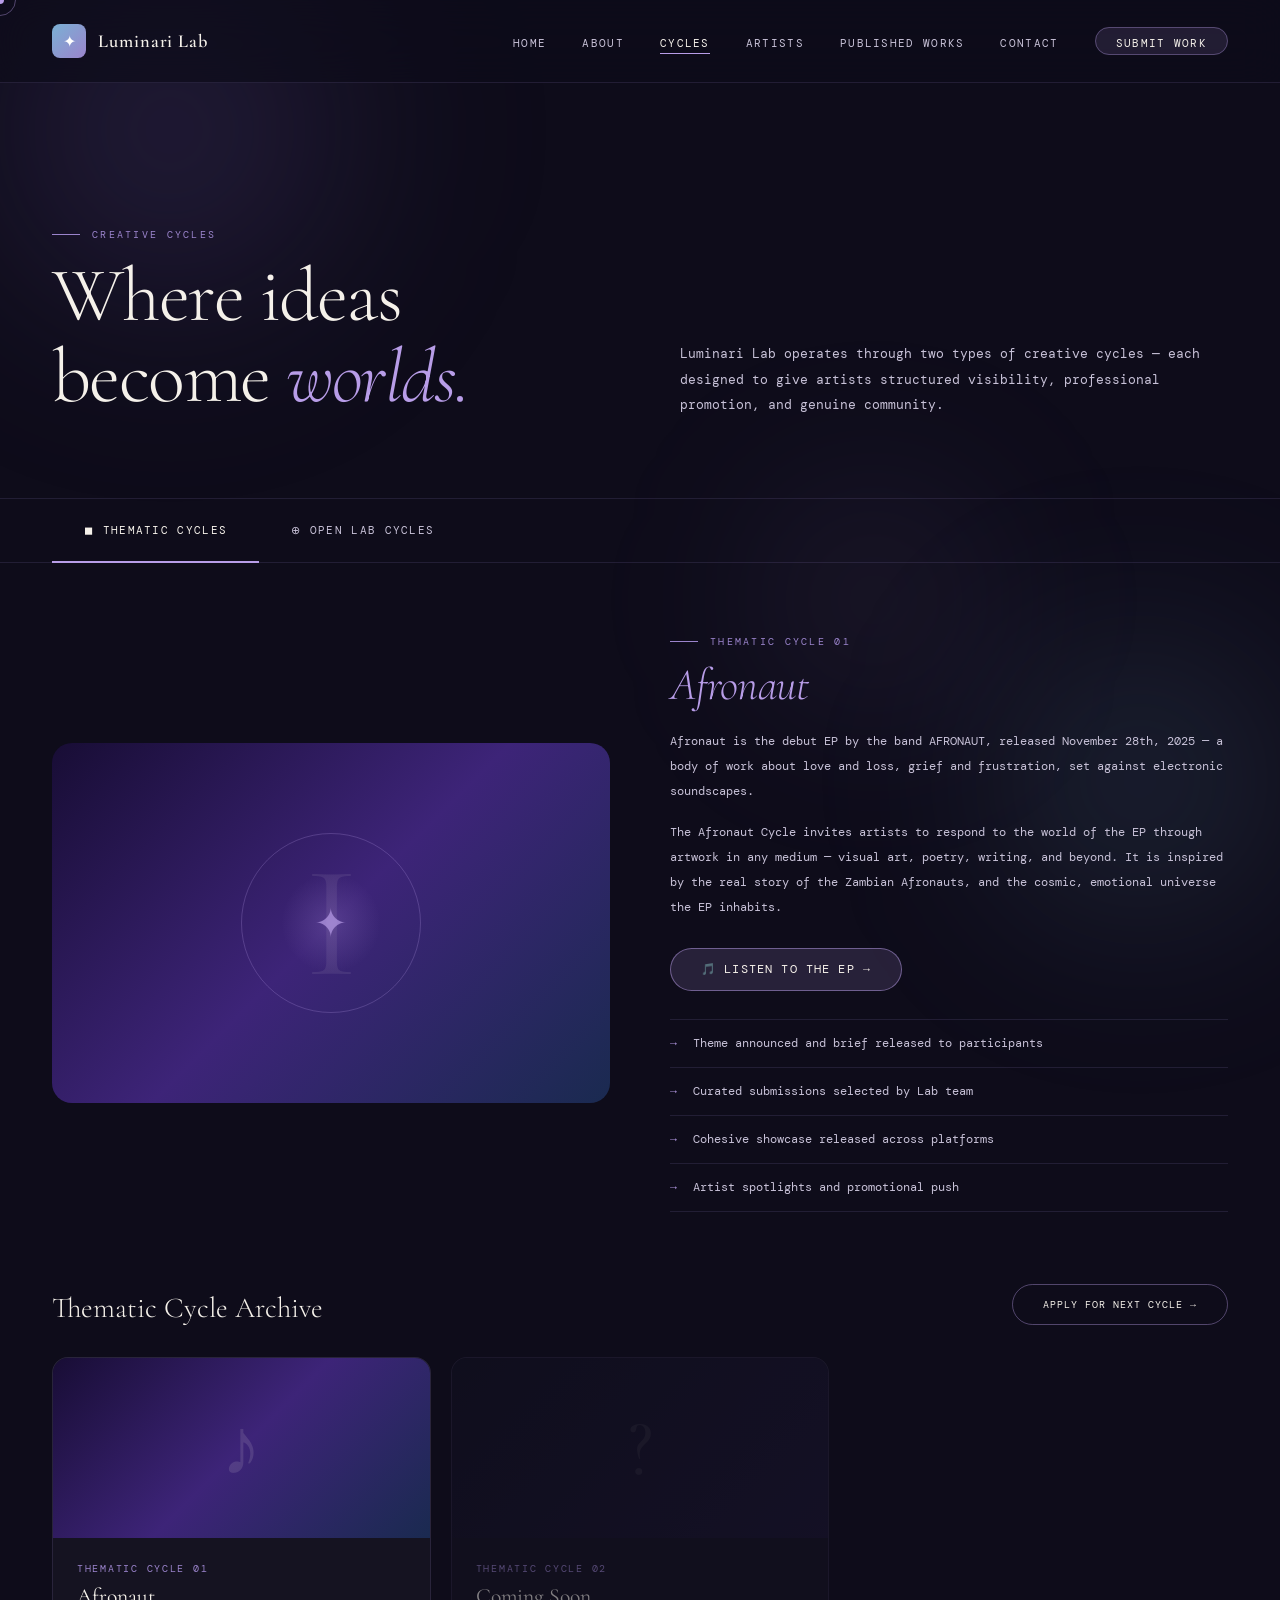
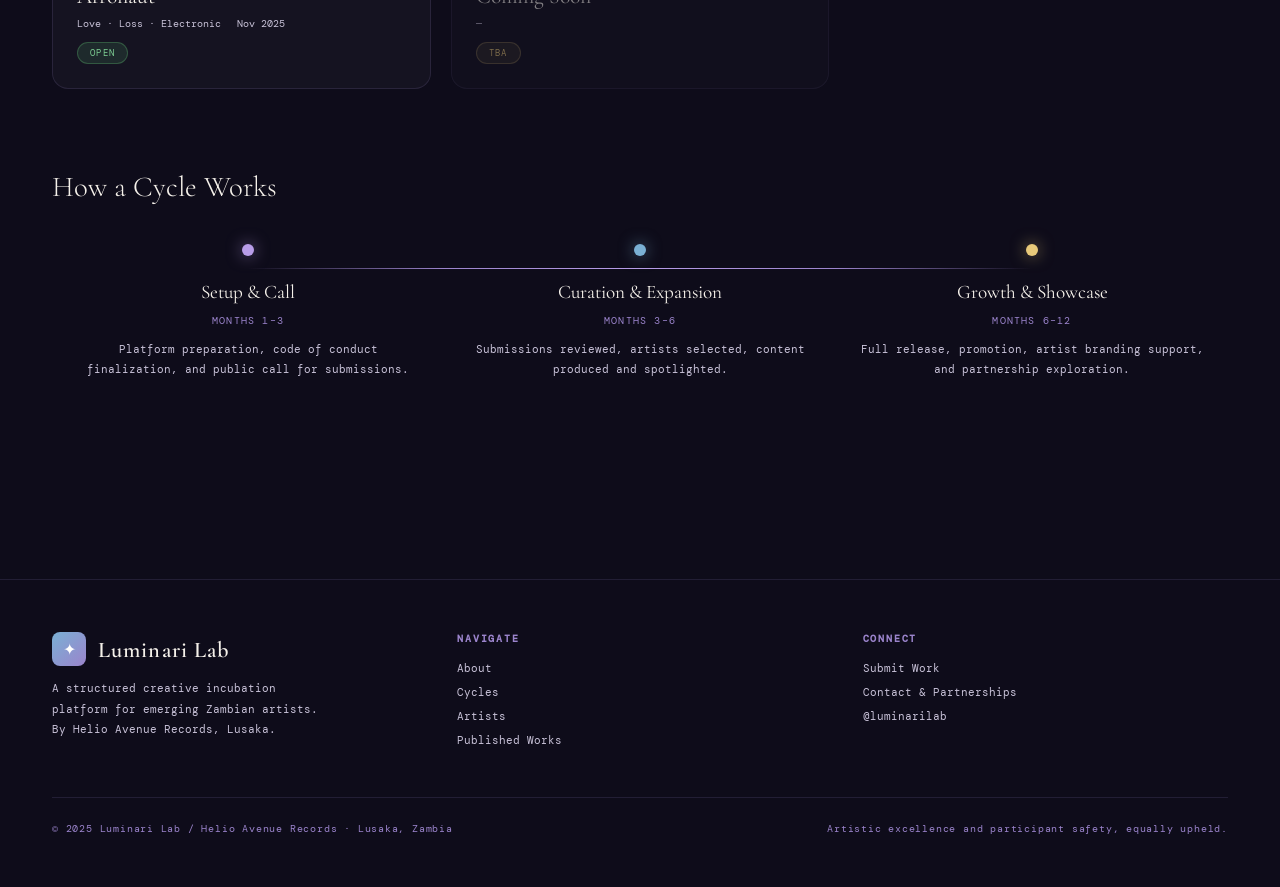
<file: cycles.html>
<!DOCTYPE html>
<html lang="en">
<head>
<meta charset="UTF-8"><meta name="viewport" content="width=device-width, initial-scale=1.0">
<title>Luminari Lab — Cycles</title>
<link rel="stylesheet" href="shared.css">
<style>
.cycles-hero {
  padding: 140px 52px 80px;
  position: relative; z-index: 5;
  border-bottom: 1px solid var(--soft-border);
}
.cycles-hero-inner {
  display: grid; grid-template-columns: 1fr 1fr; gap: 80px; align-items: end;
}
.cycles-hero .s-title { font-size: clamp(3rem, 6vw, 6rem); }
.cycles-hero-right p { font-size: 0.8rem; color: var(--mist); line-height: 2; }

.cycle-type-tabs {
  position: relative; z-index: 5;
  padding: 0 52px;
  display: flex; gap: 0; border-bottom: 1px solid var(--soft-border);
}
.cycle-tab {
  background: none; border: none; color: var(--mist);
  font-family: 'DM Mono', monospace;
  font-size: 0.68rem; letter-spacing: 0.12em; text-transform: uppercase;
  padding: 24px 32px; cursor: pointer;
  border-bottom: 2px solid transparent;
  transition: all 0.25s; margin-bottom: -1px;
}
.cycle-tab.active, .cycle-tab:hover { color: var(--cream); }
.cycle-tab.active { border-bottom-color: var(--glow); }

.cycles-content { position: relative; z-index: 5; padding: 72px 52px 100px; }

.cycle-section { display: none; }
.cycle-section.active { display: block; }

.cycle-explainer {
  display: grid; grid-template-columns: 1fr 1fr; gap: 60px;
  align-items: center; margin-bottom: 72px;
}
.cycle-explainer-visual {
  height: 360px; border-radius: 20px; overflow: hidden; position: relative;
  display: flex; align-items: center; justify-content: center;
}
.vis-thematic { background: linear-gradient(135deg, #180d35, #3d2478, #1a2a50); }
.vis-open { background: linear-gradient(135deg, #0e1a30, #1a3a40, #0e2530); }
.cycle-explainer-text .s-title { font-size: clamp(2rem, 3.5vw, 3rem); margin-bottom: 20px; }
.cycle-explainer-text p { font-size: 0.78rem; color: var(--mist); line-height: 2; margin-bottom: 16px; }
.cycle-features { margin-top: 28px; }
.cycle-feature {
  display: flex; gap: 16px; padding: 16px 0;
  border-bottom: 1px solid var(--soft-border);
  font-size: 0.72rem; color: var(--mist);
}
.cycle-feature:first-child { border-top: 1px solid var(--soft-border); }
.cycle-feature-icon { color: var(--glow); flex-shrink: 0; }

.cycles-archive-header {
  display: flex; justify-content: space-between; align-items: flex-end;
  margin-bottom: 32px;
}
.cycles-archive-header h3 { font-family: 'Cormorant Garamond', serif; font-size: 1.8rem; font-weight: 300; }

.archive-grid { display: grid; grid-template-columns: repeat(3,1fr); gap: 20px; }
.archive-card {
  background: var(--card-bg); border: 1px solid var(--soft-border);
  border-radius: 16px; overflow: hidden; cursor: pointer;
  transition: all 0.35s cubic-bezier(0.23,1,0.32,1);
}
.archive-card:hover { border-color: rgba(184,157,232,0.35); transform: translateY(-5px); box-shadow: 0 20px 50px rgba(107,82,163,0.15); }
.archive-visual {
  height: 180px; position: relative;
  display: flex; align-items: center; justify-content: center; overflow: hidden;
}
.archive-body { padding: 24px; }
.archive-cycle-num { font-size: 0.6rem; letter-spacing: 0.18em; text-transform: uppercase; color: var(--lavender); margin-bottom: 8px; }
.archive-title { font-family: 'Cormorant Garamond', serif; font-size: 1.35rem; margin-bottom: 8px; }
.archive-meta { font-size: 0.65rem; color: var(--mist); display: flex; gap: 16px; }
.archive-status {
  display: inline-block; font-size: 0.58rem; letter-spacing: 0.14em; text-transform: uppercase;
  padding: 4px 12px; border-radius: 100px; margin-top: 12px;
}
.status-active { background: rgba(100,200,120,0.12); border: 1px solid rgba(100,200,120,0.3); color: #7dcf94; }
.status-completed { background: rgba(155,132,204,0.12); border: 1px solid rgba(155,132,204,0.3); color: var(--lavender); }
.status-upcoming { background: rgba(232,201,122,0.1); border: 1px solid rgba(232,201,122,0.3); color: var(--accent); }

.timeline { margin-top: 80px; }
.timeline h3 { font-family: 'Cormorant Garamond', serif; font-size: 1.8rem; font-weight: 300; margin-bottom: 40px; }
.timeline-phases { display: grid; grid-template-columns: repeat(3,1fr); gap: 0; position: relative; }
.timeline-phases::before {
  content:''; position:absolute; top:24px; left:16.6%; right:16.6%; height:1px;
  background: linear-gradient(to right, transparent, var(--lavender), var(--glow), var(--lavender), transparent);
}
.phase {
  text-align: center; padding: 0 24px;
}
.phase-dot {
  width: 12px; height: 12px; border-radius: 50%;
  background: var(--glow); margin: 0 auto 24px;
  position: relative; z-index: 1;
  box-shadow: 0 0 16px rgba(184,157,232,0.6);
}
.phase-title { font-family: 'Cormorant Garamond', serif; font-size: 1.2rem; margin-bottom: 10px; }
.phase-period { font-size: 0.62rem; letter-spacing: 0.12em; text-transform: uppercase; color: var(--lavender); margin-bottom: 12px; }
.phase-desc { font-size: 0.7rem; color: var(--mist); line-height: 1.8; }

@media (max-width: 900px) {
  .cycles-hero { padding: 120px 24px 60px; }
  .cycles-hero-inner { grid-template-columns: 1fr; gap: 32px; }
  .cycle-type-tabs { padding: 0 24px; }
  .cycles-content { padding: 48px 24px 60px; }
  .cycle-explainer { grid-template-columns: 1fr; }
  .archive-grid { grid-template-columns: 1fr; }
  .timeline-phases { grid-template-columns: 1fr; }
  .timeline-phases::before { display: none; }
}
</style>
</head>
<body>
<div class="cursor" id="cursor"></div>
<div class="cursor-ring" id="cursorRing"></div>
<div class="starfield" id="starfield"></div>
<div class="orb orb-1"></div><div class="orb orb-2"></div><div class="orb orb-3"></div>

<nav>
  <a href="index.html" class="nav-logo">
    <div class="logo-icon">✦</div>
    <span class="logo-text">Luminari Lab</span>
  </a>
  <ul class="nav-links">
    <li><a href="index.html">Home</a></li>
    <li><a href="about.html">About</a></li>
    <li><a href="cycles.html" class="active">Cycles</a></li>
    <li><a href="artists.html">Artists</a></li>
    <li><a href="works.html">Published Works</a></li>
    <li><a href="contact.html">Contact</a></li>
    <li><a href="submit.html" class="nav-cta">Submit Work</a></li>
  </ul>
</nav>

<div class="page">
  <section class="cycles-hero">
    <div class="cycles-hero-inner">
      <div>
        <div class="s-label">Creative Cycles</div>
        <h1 class="s-title">Where ideas become <em>worlds.</em></h1>
      </div>
      <div class="cycles-hero-right">
        <p>Luminari Lab operates through two types of creative cycles — each designed to give artists structured visibility, professional promotion, and genuine community.</p>
      </div>
    </div>
  </section>

  <div class="cycle-type-tabs">
    <button class="cycle-tab active" onclick="switchTab('thematic', this)">◼ Thematic Cycles</button>
    <button class="cycle-tab" onclick="switchTab('open', this)">⊕ Open Lab Cycles</button>
  </div>

  <div class="cycles-content">
    <!-- THEMATIC -->
    <div class="cycle-section active" id="tab-thematic">
      <div class="cycle-explainer">
        <div class="cycle-explainer-visual vis-thematic">
          <div style="position:absolute;inset:0;display:flex;align-items:center;justify-content:center;">
            <div style="font-family:'Cormorant Garamond',serif;font-size:10rem;opacity:0.08;line-height:1;">I</div>
          </div>
          <div style="position:absolute;width:180px;height:180px;border-radius:50%;border:1px solid rgba(184,157,232,0.25);top:50%;left:50%;transform:translate(-50%,-50%);"></div>
          <div style="position:absolute;width:100px;height:100px;border-radius:50%;background:radial-gradient(circle,rgba(184,157,232,0.2),transparent 70%);top:50%;left:50%;transform:translate(-50%,-50%);"></div>
          <div style="font-size:2.5rem;color:var(--glow);opacity:0.7;position:relative;z-index:1;">✦</div>
        </div>
        <div class="cycle-explainer-text">
          <div class="s-label">Thematic Cycle 01</div>
          <h2 class="s-title"><em>Afronaut</em></h2>
          <p>Afronaut is the debut EP by the band AFRONAUT, released November 28th, 2025 — a body of work about love and loss, grief and frustration, set against electronic soundscapes.</p>
          <p>The Afronaut Cycle invites artists to respond to the world of the EP through artwork in any medium — visual art, poetry, writing, and beyond. It is inspired by the real story of the Zambian Afronauts, and the cosmic, emotional universe the EP inhabits.</p>
          <div style="margin-top: 28px;">
            <a href="https://ffm.to/afronautep" target="_blank" class="btn btn-fill" style="font-size:0.72rem;">🎵 Listen to the EP →</a>
          </div>
          <div class="cycle-features">
            <div class="cycle-feature"><span class="cycle-feature-icon">→</span> Theme announced and brief released to participants</div>
            <div class="cycle-feature"><span class="cycle-feature-icon">→</span> Curated submissions selected by Lab team</div>
            <div class="cycle-feature"><span class="cycle-feature-icon">→</span> Cohesive showcase released across platforms</div>
            <div class="cycle-feature"><span class="cycle-feature-icon">→</span> Artist spotlights and promotional push</div>
          </div>
        </div>
      </div>
      <div>
        <div class="cycles-archive-header">
          <h3>Thematic Cycle Archive</h3>
          <a href="submit.html" class="btn btn-ghost" style="font-size:0.62rem;">Apply for Next Cycle →</a>
        </div>
        <div class="archive-grid">
          <div class="archive-card">
            <div class="archive-visual vis-thematic">
              <div style="font-family:'Cormorant Garamond',serif;font-size:5rem;opacity:0.12;">♪</div>
            </div>
            <div class="archive-body">
              <div class="archive-cycle-num">Thematic Cycle 01</div>
              <div class="archive-title">Afronaut</div>
              <div class="archive-meta"><span>Love · Loss · Electronic</span><span>Nov 2025</span></div>
              <div class="archive-status status-active">Open</div>
            </div>
          </div>
          <div class="archive-card" style="opacity:0.5;">
            <div class="archive-visual" style="background:linear-gradient(135deg,#111020,#1a1530);">
              <div style="font-family:'Cormorant Garamond',serif;font-size:5rem;opacity:0.08;">?</div>
            </div>
            <div class="archive-body">
              <div class="archive-cycle-num">Thematic Cycle 02</div>
              <div class="archive-title">Coming Soon</div>
              <div class="archive-meta"><span>—</span></div>
              <div class="archive-status status-upcoming">TBA</div>
            </div>
          </div>
        </div>
      </div>
    </div>

    <!-- OPEN LAB -->
    <div class="cycle-section" id="tab-open">
      <div class="cycle-explainer">
        <div class="cycle-explainer-visual vis-open">
          <div style="font-family:'Cormorant Garamond',serif;font-size:10rem;opacity:0.08;line-height:1;">∞</div>
          <div style="position:absolute;width:160px;height:160px;border-radius:50%;border:1px solid rgba(122,176,212,0.25);top:50%;left:50%;transform:translate(-50%,-50%);"></div>
          <div style="font-size:2.5rem;color:var(--sky);opacity:0.6;position:relative;z-index:1;">⊕</div>
        </div>
        <div class="cycle-explainer-text">
          <div class="s-label">Open Access</div>
          <h2 class="s-title">Open Lab <em>Cycles</em></h2>
          <p>Freestyle, no-theme submissions open to all creatives across Zambia. Music, visual art, writing, poetry — if you made it, we want to see it.</p>
          <p>Selected contributors receive visibility through playlists, digital galleries, and featured content across Luminari Lab's platforms.</p>
          <div class="cycle-features">
            <div class="cycle-feature"><span class="cycle-feature-icon">→</span> Open to music, visual art, writing and poetry</div>
            <div class="cycle-feature"><span class="cycle-feature-icon">→</span> No theme constraints — just bring your best work</div>
            <div class="cycle-feature"><span class="cycle-feature-icon">→</span> Selected works featured in playlists and galleries</div>
            <div class="cycle-feature"><span class="cycle-feature-icon">→</span> Artist spotlight content produced</div>
          </div>
        </div>
      </div>
      <div>
        <div class="cycles-archive-header">
          <h3>Open Lab Archive</h3>
          <a href="submit.html" class="btn btn-ghost" style="font-size:0.62rem;">Submit Your Work →</a>
        </div>
        <div class="archive-grid">
          <div class="archive-card">
            <div class="archive-visual vis-open">
              <div style="font-family:'Cormorant Garamond',serif;font-size:5rem;opacity:0.12;">∞</div>
            </div>
            <div class="archive-body">
              <div class="archive-cycle-num">Open Lab 01</div>
              <div class="archive-title">Freestyle Submissions</div>
              <div class="archive-meta"><span>Music · Art · Writing · Poetry</span></div>
              <div class="archive-status status-active">Now Open</div>
            </div>
          </div>
        </div>
      </div>
    </div>

    <!-- TIMELINE -->
    <div class="timeline">
      <h3>How a Cycle Works</h3>
      <div class="timeline-phases">
        <div class="phase">
          <div class="phase-dot"></div>
          <div class="phase-title">Setup & Call</div>
          <div class="phase-period">Months 1–3</div>
          <p class="phase-desc">Platform preparation, code of conduct finalization, and public call for submissions.</p>
        </div>
        <div class="phase">
          <div class="phase-dot" style="background:var(--sky);box-shadow:0 0 16px rgba(122,176,212,0.6);"></div>
          <div class="phase-title">Curation & Expansion</div>
          <div class="phase-period">Months 3–6</div>
          <p class="phase-desc">Submissions reviewed, artists selected, content produced and spotlighted.</p>
        </div>
        <div class="phase">
          <div class="phase-dot" style="background:var(--accent);box-shadow:0 0 16px rgba(232,201,122,0.6);"></div>
          <div class="phase-title">Growth & Showcase</div>
          <div class="phase-period">Months 6–12</div>
          <p class="phase-desc">Full release, promotion, artist branding support, and partnership exploration.</p>
        </div>
      </div>
    </div>
  </div>

  <footer>
    <div class="footer-brand">
      <div style="display:flex;align-items:center;gap:12px;">
        <div class="logo-icon">✦</div><span class="logo-text">Luminari Lab</span>
      </div>
      <p>A structured creative incubation platform for emerging Zambian artists. By Helio Avenue Records, Lusaka.</p>
    </div>
    <div class="footer-col">
      <h4>Navigate</h4>
      <a href="about.html">About</a><a href="cycles.html">Cycles</a>
      <a href="artists.html">Artists</a><a href="works.html">Published Works</a>
    </div>
    <div class="footer-col">
      <h4>Connect</h4>
      <a href="submit.html">Submit Work</a><a href="contact.html">Contact & Partnerships</a>
      <a href="#">@luminarilab</a>
    </div>
    <div class="footer-bottom">
      <span>© 2025 Luminari Lab / Helio Avenue Records · Lusaka, Zambia</span>
      <span>Artistic excellence and participant safety, equally upheld.</span>
    </div>
  </footer>
</div>

<script src="shared.js"></script>
<script>
function switchTab(id, btn) {
  document.querySelectorAll('.cycle-tab').forEach(t => t.classList.remove('active'));
  document.querySelectorAll('.cycle-section').forEach(s => s.classList.remove('active'));
  btn.classList.add('active');
  document.getElementById('tab-' + id).classList.add('active');
}
</script>
</body>
</html>
</file>
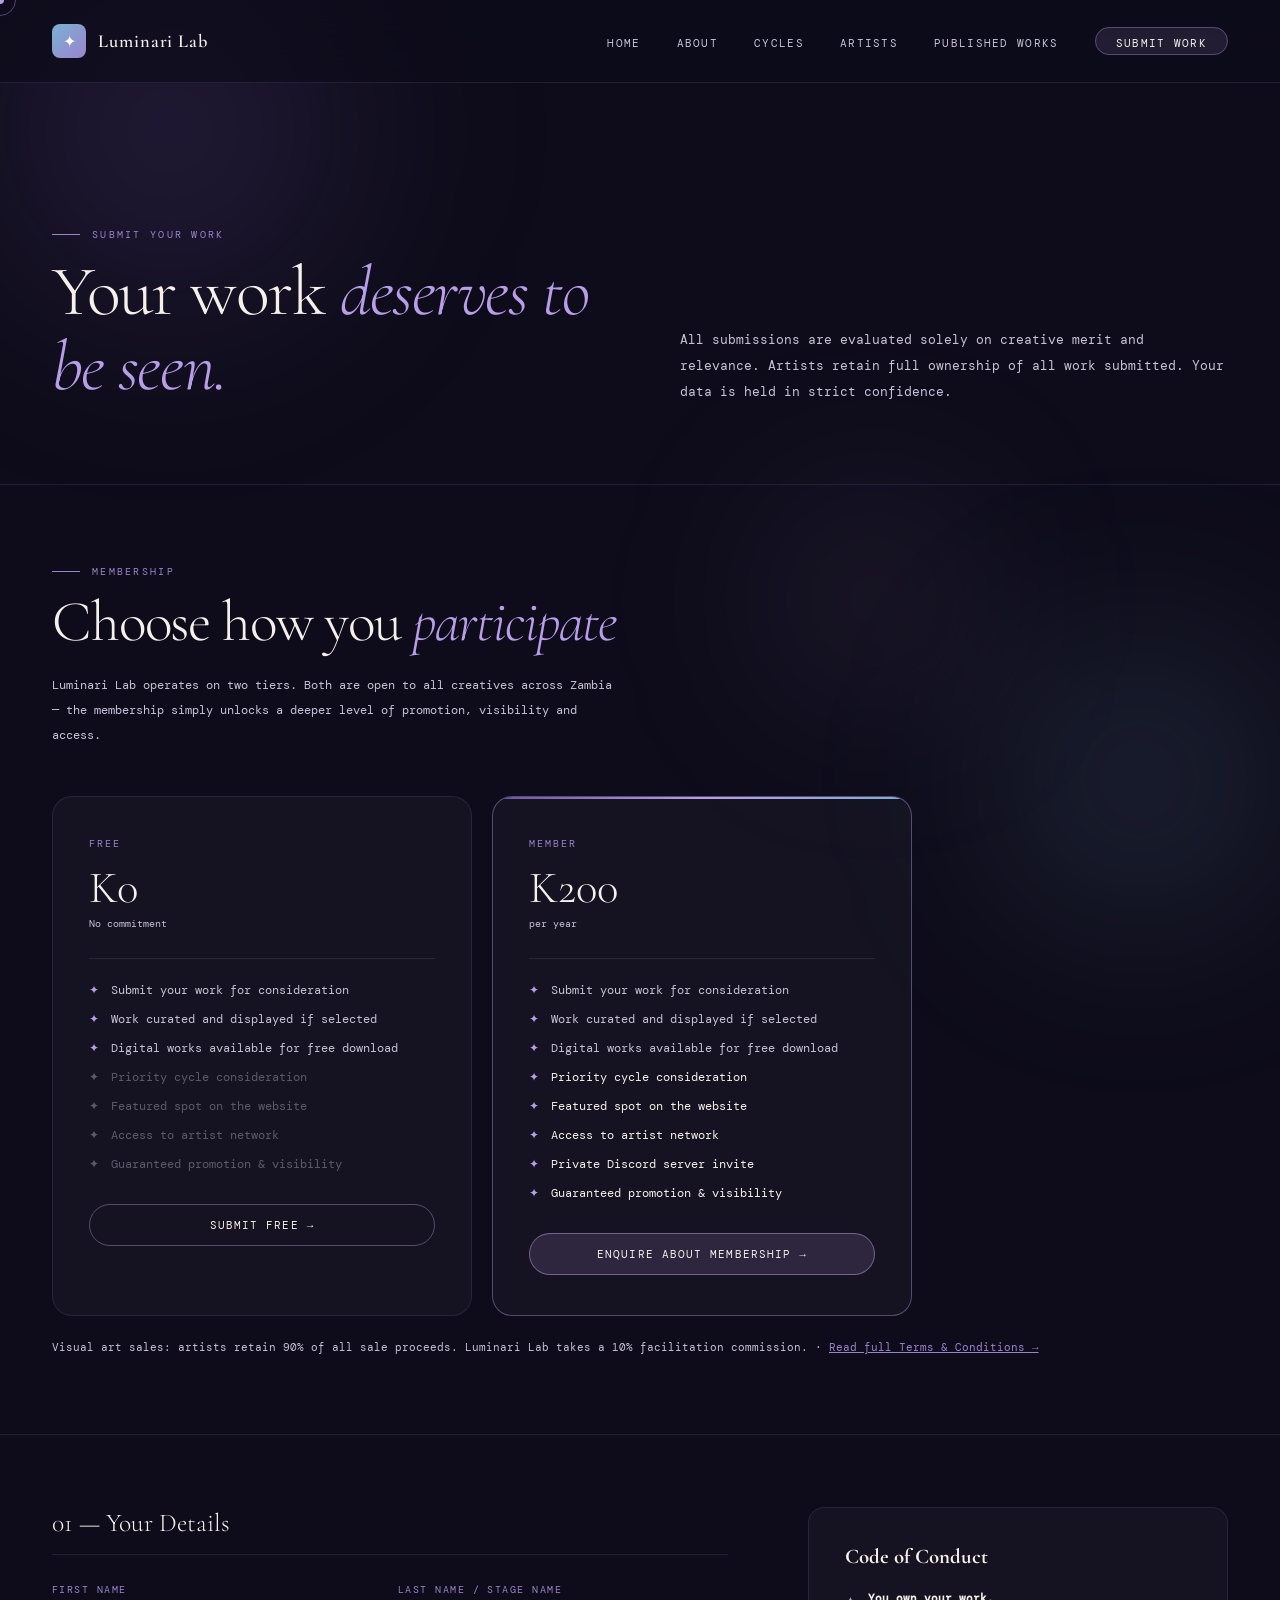
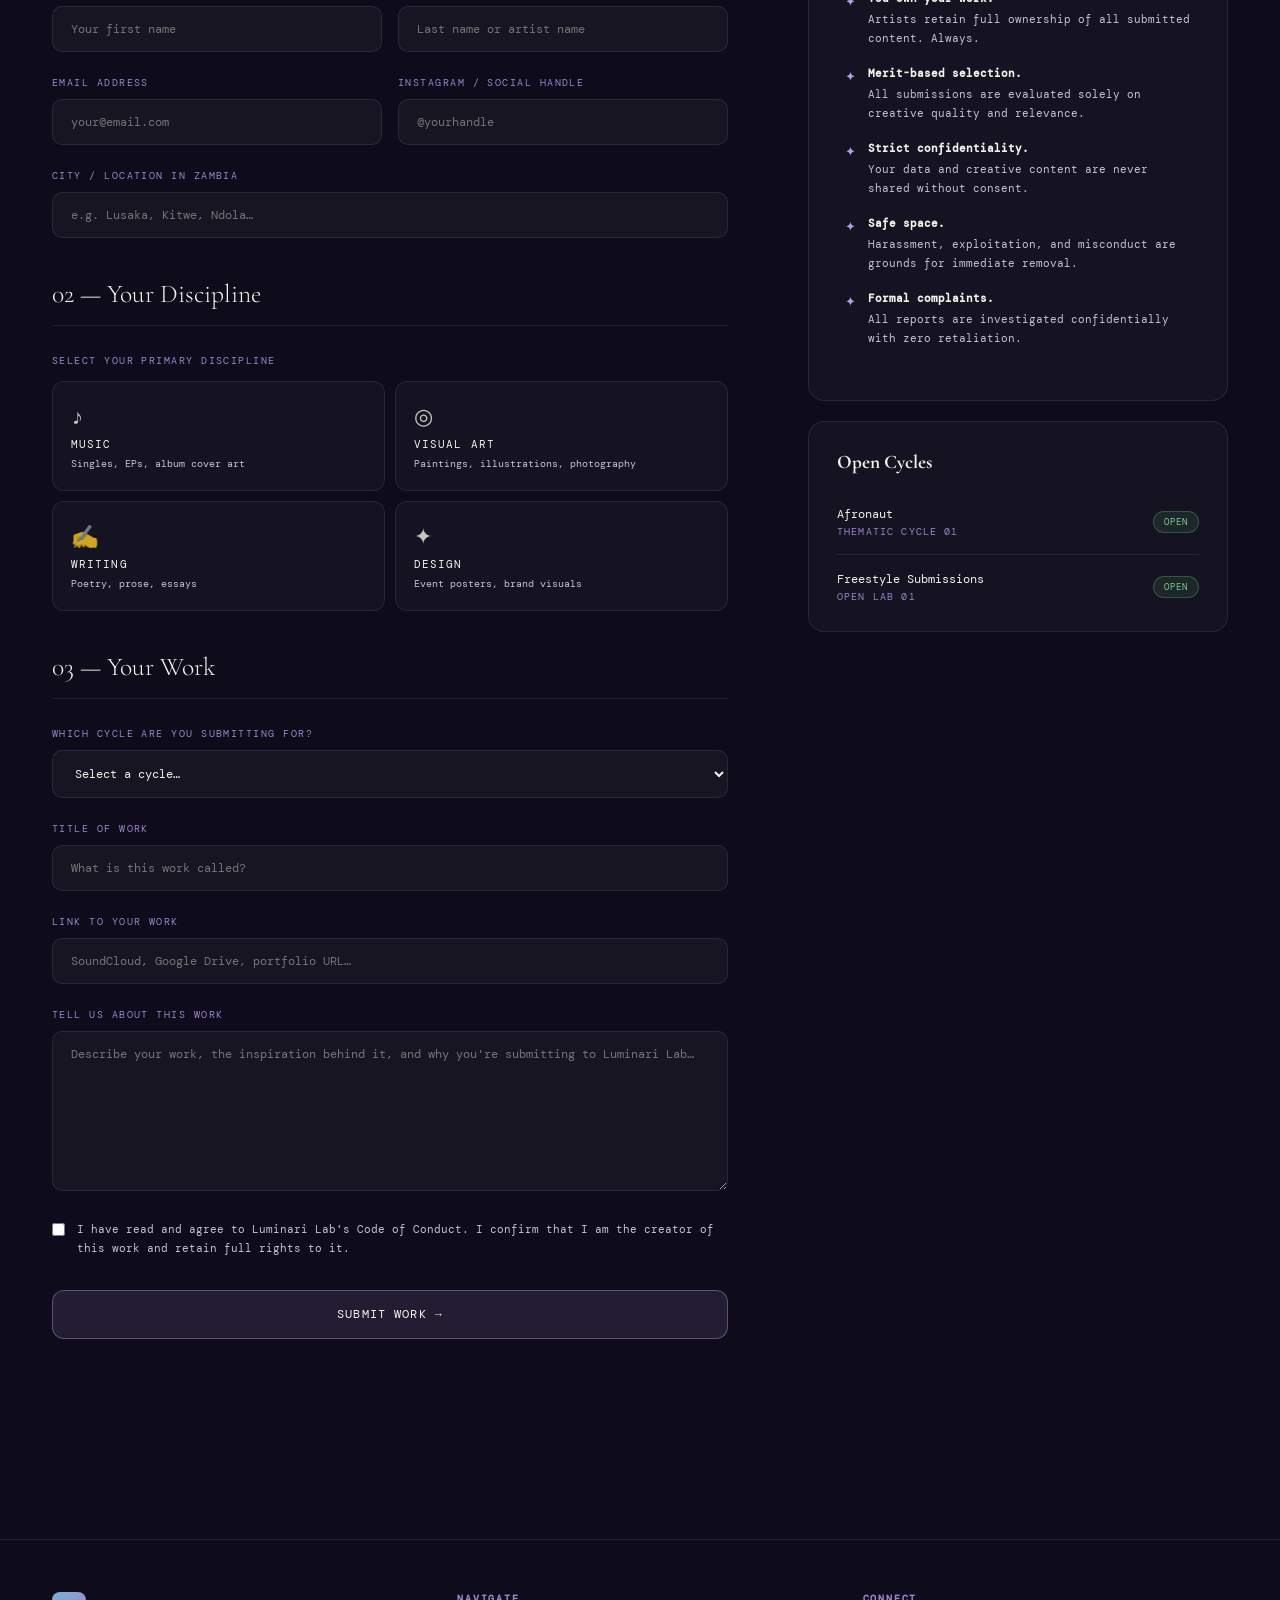
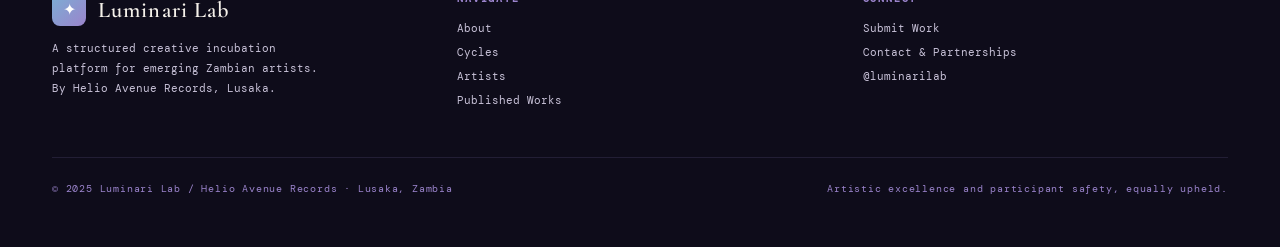
<file: submit.html>
<!DOCTYPE html>
<html lang="en">
<head>
<meta charset="UTF-8"><meta name="viewport" content="width=device-width, initial-scale=1.0">
<title>Luminari Lab — Submit Your Work</title>
<link rel="stylesheet" href="shared.css">
<style>
.submit-hero {
  padding: 140px 52px 80px;
  position: relative; z-index: 5;
  border-bottom: 1px solid var(--soft-border);
  display: grid; grid-template-columns: 1fr 1fr; gap: 80px; align-items: end;
}
.submit-hero .s-title { font-size: clamp(3rem, 5.5vw, 5.5rem); }
.submit-hero-right p { font-size: 0.8rem; color: var(--mist); line-height: 2; }

.submit-main {
  position: relative; z-index: 5;
  padding: 72px 52px 100px;
  display: grid; grid-template-columns: 1fr 420px; gap: 80px;
}

.submit-form-area {}

.form-section-title {
  font-family: 'Cormorant Garamond', serif;
  font-size: 1.6rem; font-weight: 300;
  margin-bottom: 28px; padding-bottom: 16px;
  border-bottom: 1px solid var(--soft-border);
}

.form-row { display: grid; grid-template-columns: 1fr 1fr; gap: 16px; }

.submit-btn {
  width: 100%; padding: 16px;
  background: rgba(184,157,232,0.12);
  border: 1px solid rgba(184,157,232,0.4);
  border-radius: 12px; color: var(--cream);
  font-family: 'DM Mono', monospace;
  font-size: 0.72rem; letter-spacing: 0.1em; text-transform: uppercase;
  cursor: pointer; transition: all 0.25s; margin-top: 8px;
}
.submit-btn:hover { background: rgba(184,157,232,0.22); border-color: var(--glow); }

/* Discipline selector */
.discipline-selector { display: grid; grid-template-columns: repeat(2,1fr); gap: 10px; margin-bottom: 0; }
.disc-option { position: relative; }
.disc-option input[type="radio"] { position: absolute; opacity: 0; width: 0; height: 0; }
.disc-option label {
  display: flex; flex-direction: column; gap: 6px;
  background: var(--card-bg); border: 1px solid var(--soft-border);
  border-radius: 12px; padding: 20px 18px; cursor: pointer;
  transition: all 0.25s;
}
.disc-option label:hover { border-color: rgba(184,157,232,0.3); }
.disc-option input:checked + label {
  background: rgba(184,157,232,0.1); border-color: var(--glow);
}
.disc-icon { font-size: 1.4rem; opacity: 0.8; }
.disc-label { font-size: 0.68rem; letter-spacing: 0.1em; text-transform: uppercase; color: var(--cream); }
.disc-sub { font-size: 0.62rem; color: var(--mist); }

/* Sidebar */
.submit-sidebar {}

.conduct-card {
  background: var(--card-bg); border: 1px solid var(--soft-border);
  border-radius: 16px; padding: 36px; margin-bottom: 20px;
}
.conduct-card h3 { font-family: 'Cormorant Garamond', serif; font-size: 1.3rem; margin-bottom: 20px; }
.conduct-item {
  display: flex; gap: 12px; margin-bottom: 16px;
  font-size: 0.7rem; color: var(--mist); line-height: 1.7;
}
.conduct-item-icon { color: var(--glow); flex-shrink: 0; margin-top: 2px; font-size: 0.8rem; }
.conduct-item strong { color: var(--cream); display: block; margin-bottom: 2px; }

.open-cycles-card {
  background: var(--card-bg); border: 1px solid var(--soft-border);
  border-radius: 16px; padding: 28px;
}
.open-cycles-card h3 { font-family: 'Cormorant Garamond', serif; font-size: 1.2rem; margin-bottom: 16px; }
.open-cycle-item {
  padding: 16px 0; border-bottom: 1px solid var(--soft-border);
  display: flex; justify-content: space-between; align-items: center;
}
.open-cycle-item:last-child { border-bottom: none; padding-bottom: 0; }
.oci-name { font-size: 0.75rem; color: var(--cream); }
.oci-type { font-size: 0.6rem; letter-spacing: 0.12em; text-transform: uppercase; color: var(--lavender); margin-top: 3px; }
.oci-status {
  font-size: 0.58rem; letter-spacing: 0.12em; text-transform: uppercase;
  padding: 4px 10px; border-radius: 100px;
  background: rgba(100,200,120,0.1); border: 1px solid rgba(100,200,120,0.3); color: #7dcf94;
}

/* Success overlay */
.success-overlay {
  display: none; position: fixed; inset: 0;
  background: rgba(14,12,26,0.9); backdrop-filter: blur(20px);
  z-index: 200; align-items: center; justify-content: center;
  flex-direction: column; text-align: center;
}
.success-overlay.show { display: flex; }
.success-icon { font-size: 4rem; color: var(--glow); margin-bottom: 24px; animation: pulse 2s ease-in-out infinite; }
@keyframes pulse { 0%,100%{transform:scale(1);} 50%{transform:scale(1.1);} }
.success-title { font-family: 'Cormorant Garamond', serif; font-size: 3rem; margin-bottom: 12px; }
.success-sub { font-size: 0.78rem; color: var(--mist); max-width: 400px; line-height: 1.9; margin-bottom: 32px; }

@media (max-width: 900px) {
  .submit-hero { grid-template-columns: 1fr; padding: 120px 24px 60px; gap: 32px; }
  .submit-main { grid-template-columns: 1fr; padding: 48px 24px 60px; gap: 40px; }
  .form-row { grid-template-columns: 1fr; }
}
</style>
</head>
<body>
<div class="cursor" id="cursor"></div>
<div class="cursor-ring" id="cursorRing"></div>
<div class="starfield" id="starfield"></div>
<div class="orb orb-1"></div><div class="orb orb-2"></div><div class="orb orb-3"></div>

<!-- Success overlay -->
<div class="success-overlay" id="successOverlay">
  <div class="success-icon">✦</div>
  <div class="success-title">Submission <em style="color:var(--glow);font-style:italic;">Received</em></div>
  <p class="success-sub">Thank you for submitting your work to Luminari Lab. We review every submission with care. You'll hear from us within 14 days.</p>
  <a href="index.html" class="btn btn-fill">Return Home →</a>
</div>

<nav>
  <a href="index.html" class="nav-logo">
    <div class="logo-icon">✦</div>
    <span class="logo-text">Luminari Lab</span>
  </a>
  <ul class="nav-links">
    <li><a href="index.html">Home</a></li>
    <li><a href="about.html">About</a></li>
    <li><a href="cycles.html">Cycles</a></li>
    <li><a href="artists.html">Artists</a></li>
    <li><a href="works.html">Published Works</a></li>
    <li><a href="submit.html" class="nav-cta active">Submit Work</a></li>
  </ul>
</nav>

<div class="page">
  <section class="submit-hero">
    <div>
      <div class="s-label">Submit Your Work</div>
      <h1 class="s-title">Your work <em>deserves to be seen.</em></h1>
    </div>
    <div class="submit-hero-right">
      <p>All submissions are evaluated solely on creative merit and relevance. Artists retain full ownership of all work submitted. Your data is held in strict confidence.</p>
    </div>
  </section>

  <!-- PRICING / MEMBERSHIP SECTION -->
  <section style="position:relative;z-index:5;padding:80px 52px;border-bottom:1px solid var(--soft-border);">
    <div class="s-label">Membership</div>
    <h2 class="s-title">Choose how you <em>participate</em></h2>
    <p style="font-size:0.78rem;color:var(--mist);line-height:2;max-width:560px;margin:20px 0 48px;">Luminari Lab operates on two tiers. Both are open to all creatives across Zambia — the membership simply unlocks a deeper level of promotion, visibility and access.</p>

    <div style="display:grid;grid-template-columns:1fr 1fr;gap:20px;max-width:860px;">

      <!-- FREE TIER -->
      <div style="background:var(--card-bg);border:1px solid var(--soft-border);border-radius:20px;padding:40px 36px;">
        <div style="font-size:0.6rem;letter-spacing:0.2em;text-transform:uppercase;color:var(--lavender);margin-bottom:16px;">Free</div>
        <div style="font-family:'Cormorant Garamond',serif;font-size:2.8rem;font-weight:300;color:var(--cream);line-height:1;margin-bottom:6px;">K0</div>
        <div style="font-size:0.65rem;color:var(--mist);margin-bottom:28px;">No commitment</div>
        <div style="border-top:1px solid var(--soft-border);padding-top:24px;display:flex;flex-direction:column;gap:14px;">
          <div style="display:flex;gap:12px;font-size:0.72rem;color:var(--mist);">
            <span style="color:var(--glow);">✦</span> Submit your work for consideration
          </div>
          <div style="display:flex;gap:12px;font-size:0.72rem;color:var(--mist);">
            <span style="color:var(--glow);">✦</span> Work curated and displayed if selected
          </div>
          <div style="display:flex;gap:12px;font-size:0.72rem;color:var(--mist);">
            <span style="color:var(--glow);">✦</span> Digital works available for free download
          </div>
          <div style="display:flex;gap:12px;font-size:0.72rem;color:var(--mist);">
            <span style="color:var(--mist);opacity:0.4;">✦</span> <span style="opacity:0.4;">Priority cycle consideration</span>
          </div>
          <div style="display:flex;gap:12px;font-size:0.72rem;color:var(--mist);">
            <span style="color:var(--mist);opacity:0.4;">✦</span> <span style="opacity:0.4;">Featured spot on the website</span>
          </div>
          <div style="display:flex;gap:12px;font-size:0.72rem;color:var(--mist);">
            <span style="color:var(--mist);opacity:0.4;">✦</span> <span style="opacity:0.4;">Access to artist network</span>
          </div>
          <div style="display:flex;gap:12px;font-size:0.72rem;color:var(--mist);">
            <span style="color:var(--mist);opacity:0.4;">✦</span> <span style="opacity:0.4;">Guaranteed promotion & visibility</span>
          </div>
        </div>
        <div style="margin-top:32px;">
          <a href="#submit-form" class="btn btn-ghost" style="width:100%;text-align:center;display:block;">Submit Free →</a>
        </div>
      </div>

      <!-- MEMBERSHIP TIER -->
      <div style="background:var(--card-bg);border:1px solid rgba(184,157,232,0.4);border-radius:20px;padding:40px 36px;position:relative;overflow:hidden;">
        <div style="position:absolute;top:0;left:0;right:0;height:2px;background:linear-gradient(to right,var(--violet),var(--glow),var(--sky));"></div>
        <div style="font-size:0.6rem;letter-spacing:0.2em;text-transform:uppercase;color:var(--lavender);margin-bottom:16px;">Member</div>
        <div style="font-family:'Cormorant Garamond',serif;font-size:2.8rem;font-weight:300;color:var(--cream);line-height:1;margin-bottom:6px;">K200</div>
        <div style="font-size:0.65rem;color:var(--mist);margin-bottom:28px;">per year</div>
        <div style="border-top:1px solid var(--soft-border);padding-top:24px;display:flex;flex-direction:column;gap:14px;">
          <div style="display:flex;gap:12px;font-size:0.72rem;color:var(--mist);">
            <span style="color:var(--glow);">✦</span> Submit your work for consideration
          </div>
          <div style="display:flex;gap:12px;font-size:0.72rem;color:var(--mist);">
            <span style="color:var(--glow);">✦</span> Work curated and displayed if selected
          </div>
          <div style="display:flex;gap:12px;font-size:0.72rem;color:var(--mist);">
            <span style="color:var(--glow);">✦</span> Digital works available for free download
          </div>
          <div style="display:flex;gap:12px;font-size:0.72rem;color:var(--cream);">
            <span style="color:var(--glow);">✦</span> Priority cycle consideration
          </div>
          <div style="display:flex;gap:12px;font-size:0.72rem;color:var(--cream);">
            <span style="color:var(--glow);">✦</span> Featured spot on the website
          </div>
          <div style="display:flex;gap:12px;font-size:0.72rem;color:var(--cream);">
            <span style="color:var(--glow);">✦</span> Access to artist network
          </div>
          <div style="display:flex;gap:12px;font-size:0.72rem;color:var(--cream);">
            <span style="color:var(--glow);">✦</span> Private Discord server invite
          </div>
          <div style="display:flex;gap:12px;font-size:0.72rem;color:var(--cream);">
            <span style="color:var(--glow);">✦</span> Guaranteed promotion & visibility
          </div>
        </div>
        <div style="margin-top:32px;">
          <a href="contact.html" class="btn btn-fill" style="width:100%;text-align:center;display:block;">Enquire About Membership →</a>
        </div>
      </div>

    </div>

    <p style="font-size:0.68rem;color:var(--mist);margin-top:24px;">Visual art sales: artists retain 90% of all sale proceeds. Luminari Lab takes a 10% facilitation commission. · <a href="terms.html" style="color:var(--lavender);">Read full Terms & Conditions →</a></p>
  </section>

  <div id="submit-form"></div>
  <div class="submit-main">
    <div class="submit-form-area">
      <div class="form-section-title">01 — Your Details</div>
      <div class="form-row">
        <div class="form-group">
          <label class="form-label">First Name</label>
          <input type="text" class="form-input" placeholder="Your first name">
        </div>
        <div class="form-group">
          <label class="form-label">Last Name / Stage Name</label>
          <input type="text" class="form-input" placeholder="Last name or artist name">
        </div>
      </div>
      <div class="form-row">
        <div class="form-group">
          <label class="form-label">Email Address</label>
          <input type="email" class="form-input" placeholder="your@email.com">
        </div>
        <div class="form-group">
          <label class="form-label">Instagram / Social Handle</label>
          <input type="text" class="form-input" placeholder="@yourhandle">
        </div>
      </div>
      <div class="form-group">
        <label class="form-label">City / Location in Zambia</label>
        <input type="text" class="form-input" placeholder="e.g. Lusaka, Kitwe, Ndola…">
      </div>

      <div class="form-section-title" style="margin-top:40px;">02 — Your Discipline</div>
      <div class="form-group">
        <label class="form-label" style="margin-bottom:14px;">Select your primary discipline</label>
        <div class="discipline-selector">
          <div class="disc-option">
            <input type="radio" name="discipline" id="disc-music" value="music">
            <label for="disc-music">
              <span class="disc-icon">♪</span>
              <span class="disc-label">Music</span>
              <span class="disc-sub">Singles, EPs, album cover art</span>
            </label>
          </div>
          <div class="disc-option">
            <input type="radio" name="discipline" id="disc-visual" value="visual">
            <label for="disc-visual">
              <span class="disc-icon">◎</span>
              <span class="disc-label">Visual Art</span>
              <span class="disc-sub">Paintings, illustrations, photography</span>
            </label>
          </div>
          <div class="disc-option">
            <input type="radio" name="discipline" id="disc-writing" value="writing">
            <label for="disc-writing">
              <span class="disc-icon">✍</span>
              <span class="disc-label">Writing</span>
              <span class="disc-sub">Poetry, prose, essays</span>
            </label>
          </div>
          <div class="disc-option">
            <input type="radio" name="discipline" id="disc-design" value="design">
            <label for="disc-design">
              <span class="disc-icon">✦</span>
              <span class="disc-label">Design</span>
              <span class="disc-sub">Event posters, brand visuals</span>
            </label>
          </div>
        </div>
      </div>

      <div class="form-section-title" style="margin-top:40px;">03 — Your Work</div>
      <div class="form-group">
        <label class="form-label">Which Cycle Are You Submitting For?</label>
        <select class="form-select">
          <option value="">Select a cycle…</option>
          <option>Thematic Cycle 01 — Afronaut</option>
          <option>Open Lab 01 — Freestyle Submissions</option>
          <option>General Submission (No specific cycle)</option>
        </select>
      </div>
      <div class="form-group">
        <label class="form-label">Title of Work</label>
        <input type="text" class="form-input" placeholder="What is this work called?">
      </div>
      <div class="form-group">
        <label class="form-label">Link to Your Work</label>
        <input type="url" class="form-input" placeholder="SoundCloud, Google Drive, portfolio URL…">
      </div>
      <div class="form-group">
        <label class="form-label">Tell Us About This Work</label>
        <textarea class="form-textarea" placeholder="Describe your work, the inspiration behind it, and why you're submitting to Luminari Lab…" style="min-height:160px;"></textarea>
      </div>
      <div class="form-group" style="display:flex;gap:12px;align-items:flex-start;">
        <input type="checkbox" id="coc" style="margin-top:3px;accent-color:var(--glow);">
        <label for="coc" style="font-size:0.7rem;color:var(--mist);line-height:1.7;cursor:pointer;">
          I have read and agree to Luminari Lab's Code of Conduct. I confirm that I am the creator of this work and retain full rights to it.
        </label>
      </div>
      <button class="submit-btn" onclick="handleSubmit()">Submit Work →</button>
    </div>

    <div class="submit-sidebar">
      <div class="conduct-card">
        <h3>Code of Conduct</h3>
        <div class="conduct-item">
          <div class="conduct-item-icon">✦</div>
          <div><strong>You own your work.</strong> Artists retain full ownership of all submitted content. Always.</div>
        </div>
        <div class="conduct-item">
          <div class="conduct-item-icon">✦</div>
          <div><strong>Merit-based selection.</strong> All submissions are evaluated solely on creative quality and relevance.</div>
        </div>
        <div class="conduct-item">
          <div class="conduct-item-icon">✦</div>
          <div><strong>Strict confidentiality.</strong> Your data and creative content are never shared without consent.</div>
        </div>
        <div class="conduct-item">
          <div class="conduct-item-icon">✦</div>
          <div><strong>Safe space.</strong> Harassment, exploitation, and misconduct are grounds for immediate removal.</div>
        </div>
        <div class="conduct-item">
          <div class="conduct-item-icon">✦</div>
          <div><strong>Formal complaints.</strong> All reports are investigated confidentially with zero retaliation.</div>
        </div>
      </div>

      <div class="open-cycles-card">
        <h3>Open Cycles</h3>
        <div class="open-cycle-item">
          <div>
            <div class="oci-name">Afronaut</div>
            <div class="oci-type">Thematic Cycle 01</div>
          </div>
          <div class="oci-status">Open</div>
        </div>
        <div class="open-cycle-item">
          <div>
            <div class="oci-name">Freestyle Submissions</div>
            <div class="oci-type">Open Lab 01</div>
          </div>
          <div class="oci-status">Open</div>
        </div>
      </div>
    </div>
  </div>

  <footer>
    <div class="footer-brand">
      <div style="display:flex;align-items:center;gap:12px;">
        <div class="logo-icon">✦</div><span class="logo-text">Luminari Lab</span>
      </div>
      <p>A structured creative incubation platform for emerging Zambian artists. By Helio Avenue Records, Lusaka.</p>
    </div>
    <div class="footer-col">
      <h4>Navigate</h4>
      <a href="about.html">About</a><a href="cycles.html">Cycles</a>
      <a href="artists.html">Artists</a><a href="works.html">Published Works</a>
    </div>
    <div class="footer-col">
      <h4>Connect</h4>
      <a href="submit.html">Submit Work</a><a href="contact.html">Contact & Partnerships</a>
      <a href="#">@luminarilab</a>
    </div>
    <div class="footer-bottom">
      <span>© 2025 Luminari Lab / Helio Avenue Records · Lusaka, Zambia</span>
      <span>Artistic excellence and participant safety, equally upheld.</span>
    </div>
  </footer>
</div>

<script src="shared.js"></script>
<script>
async function handleSubmit() {
  const coc = document.getElementById('coc');
  if (!coc.checked) {
    coc.style.outline = '2px solid rgba(255,100,100,0.6)';
    setTimeout(() => coc.style.outline = '', 2000);
    return;
  }

  const inputs = document.querySelectorAll('.form-input');
  const firstName = inputs[0].value.trim();
  const lastName = inputs[1].value.trim();
  const email = inputs[2].value.trim();
  const social = inputs[3].value.trim();
  const location = inputs[4].value.trim();
  const workTitle = inputs[5].value.trim();
  const workLink = inputs[6].value.trim();
  const discipline = document.querySelector('input[name="discipline"]:checked')?.value || 'Not selected';
  const cycle = document.querySelector('.form-select').value;
  const message = document.querySelector('.form-textarea').value.trim();

  if (!firstName || !email || !workTitle) {
    alert('Please fill in at least your name, email, and title of work.');
    return;
  }

  const btn = document.querySelector('.submit-btn');
  btn.textContent = 'Submitting…';
  btn.disabled = true;

  try {
    const res = await fetch('https://formspree.io/f/xnjoodqe', {
      method: 'POST',
      headers: { 'Content-Type': 'application/json' },
      body: JSON.stringify({
        name: `${firstName} ${lastName}`,
        email, social, location,
        discipline, cycle,
        workTitle, workLink, message
      })
    });

    if (res.ok) {
      document.getElementById('successOverlay').classList.add('show');
    } else {
      throw new Error('Failed');
    }
  } catch {
    alert('Something went wrong. Please email us directly at Luminarilab@proton.me');
    btn.textContent = 'Submit Work →';
    btn.disabled = false;
  }
}
</script>
</body>
</html>
</file>
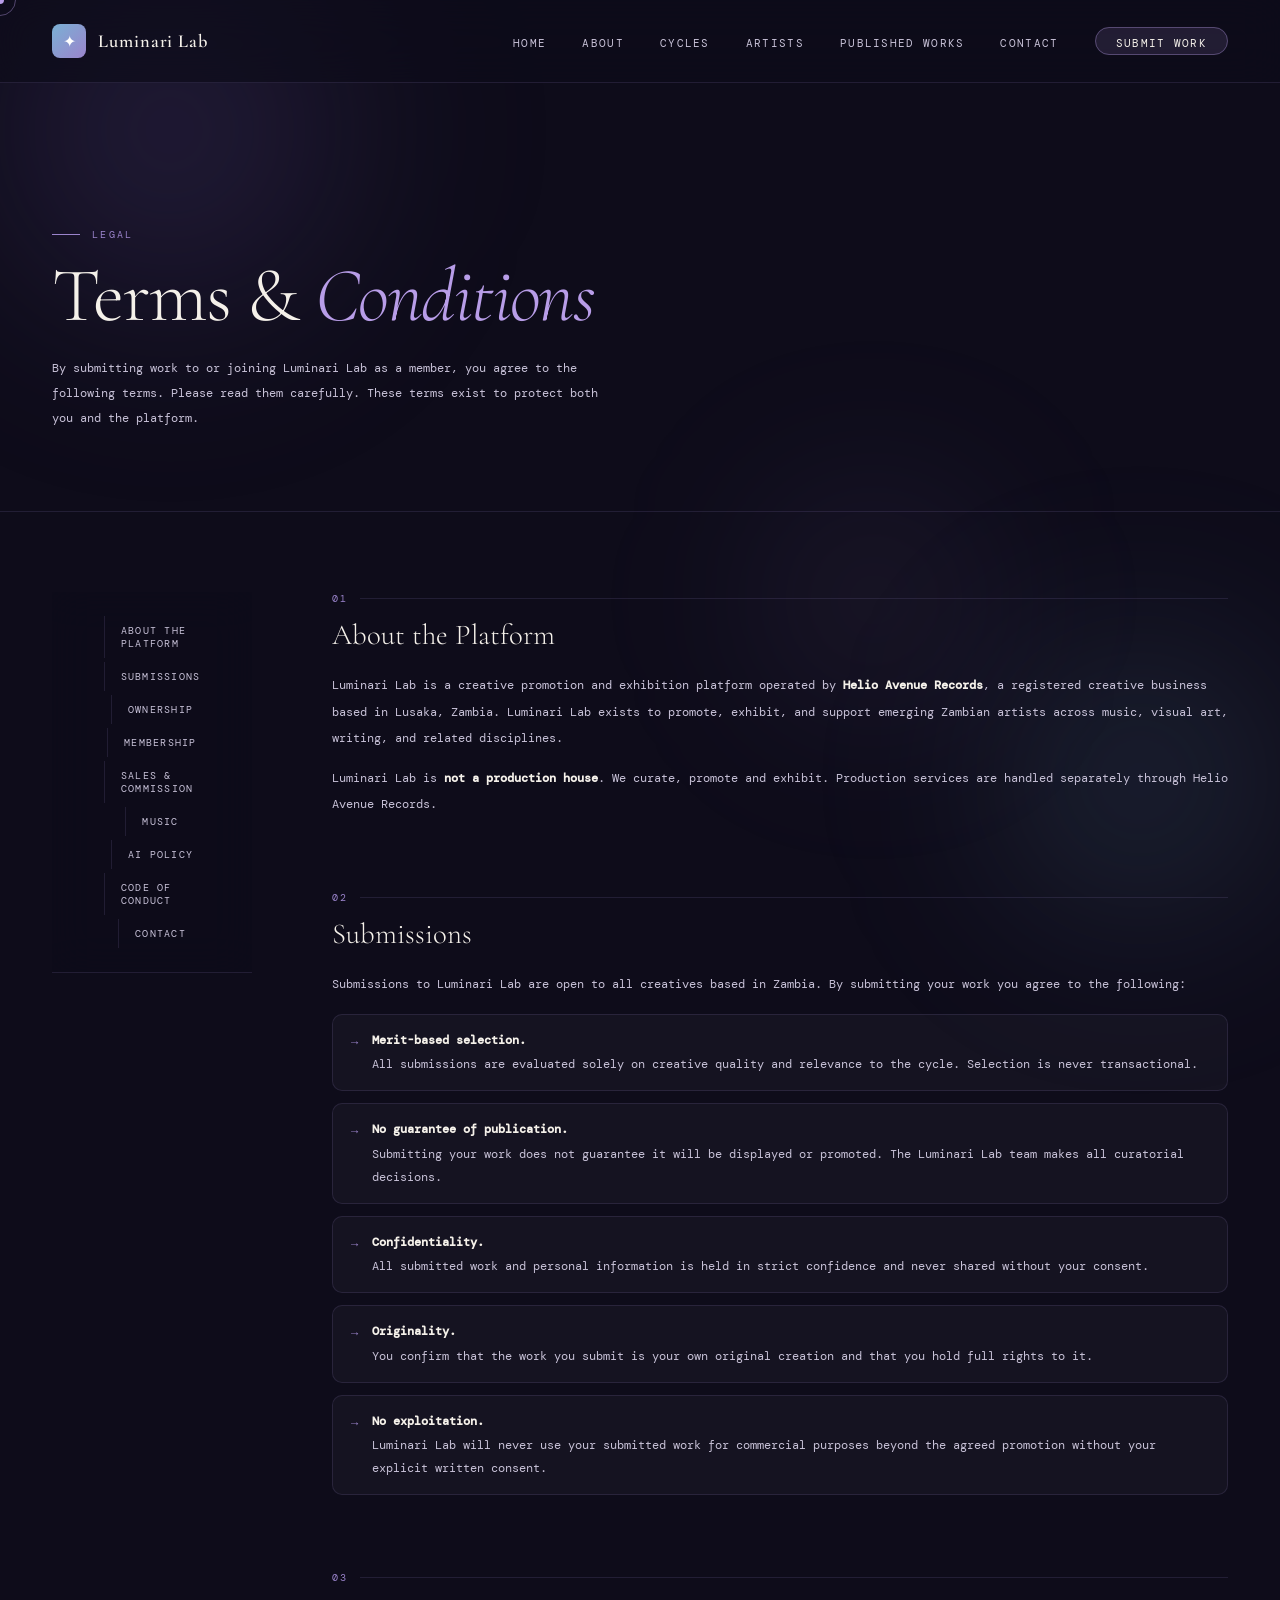
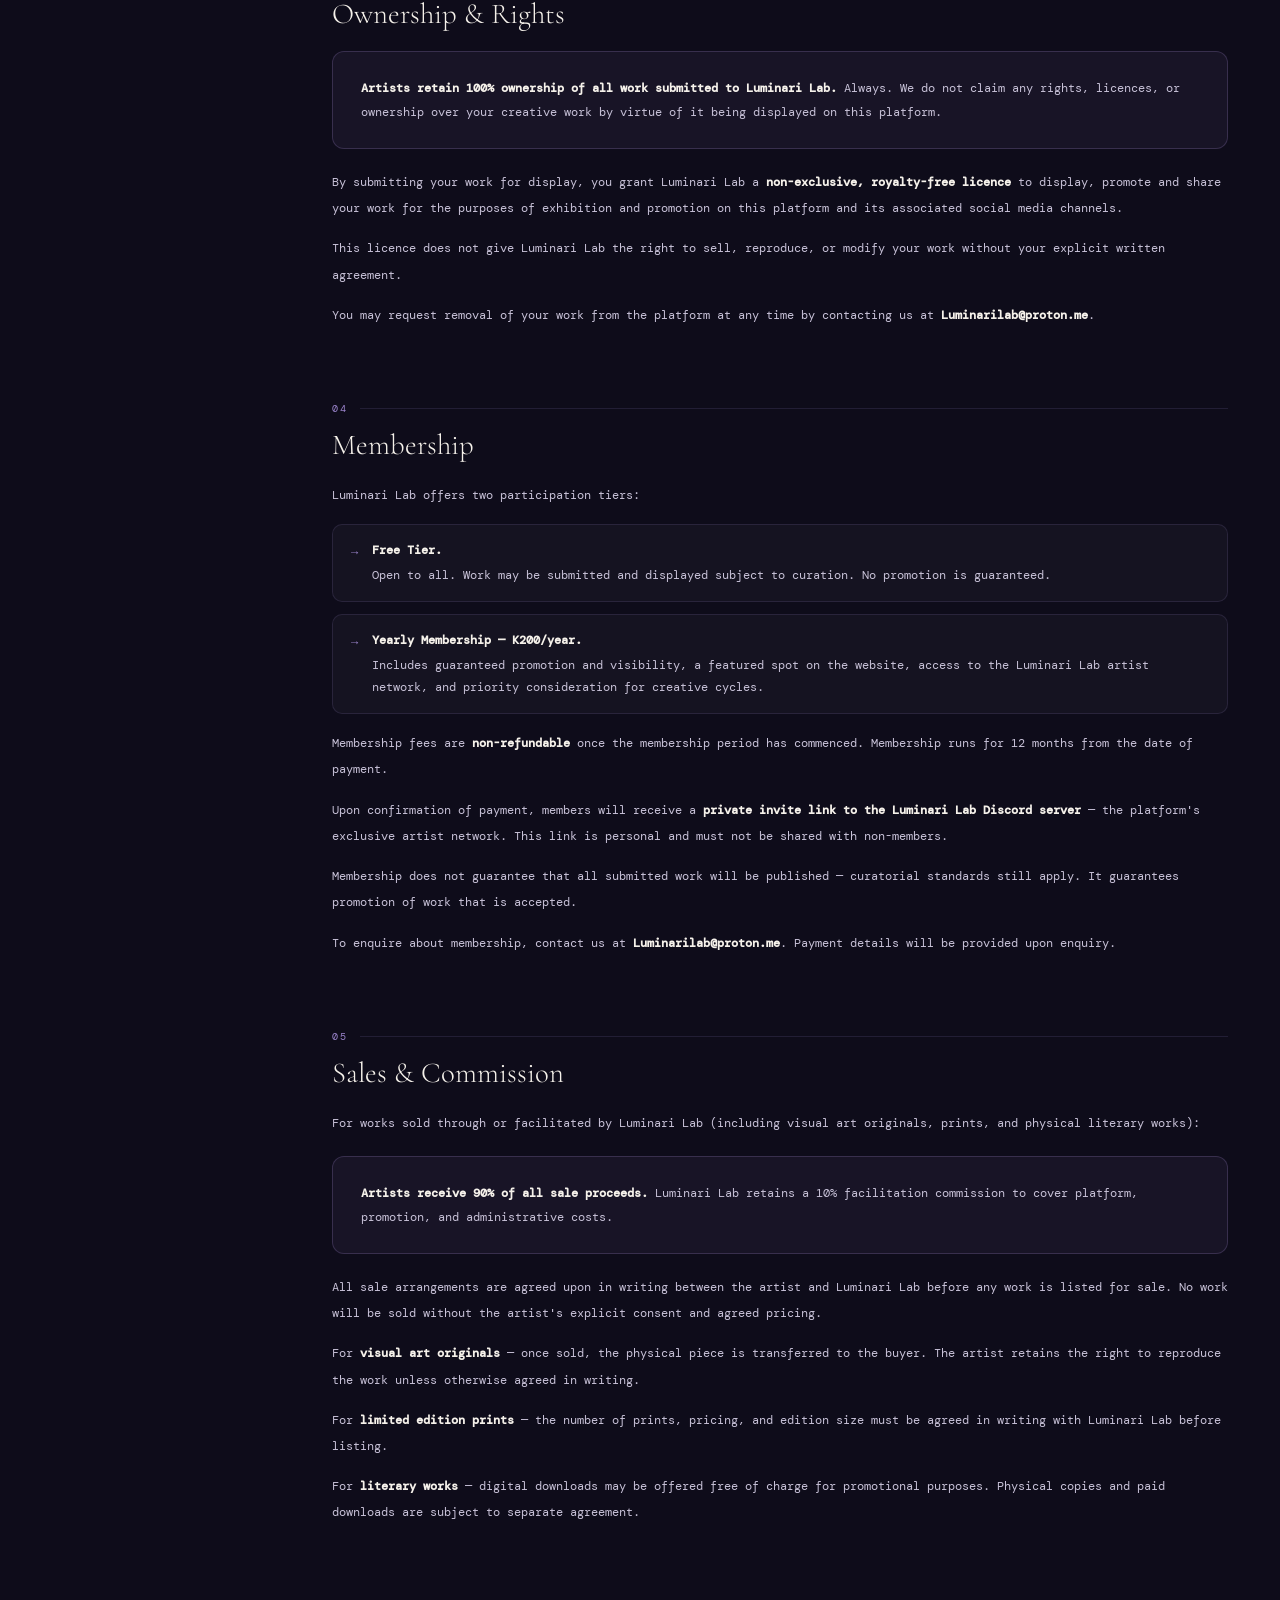
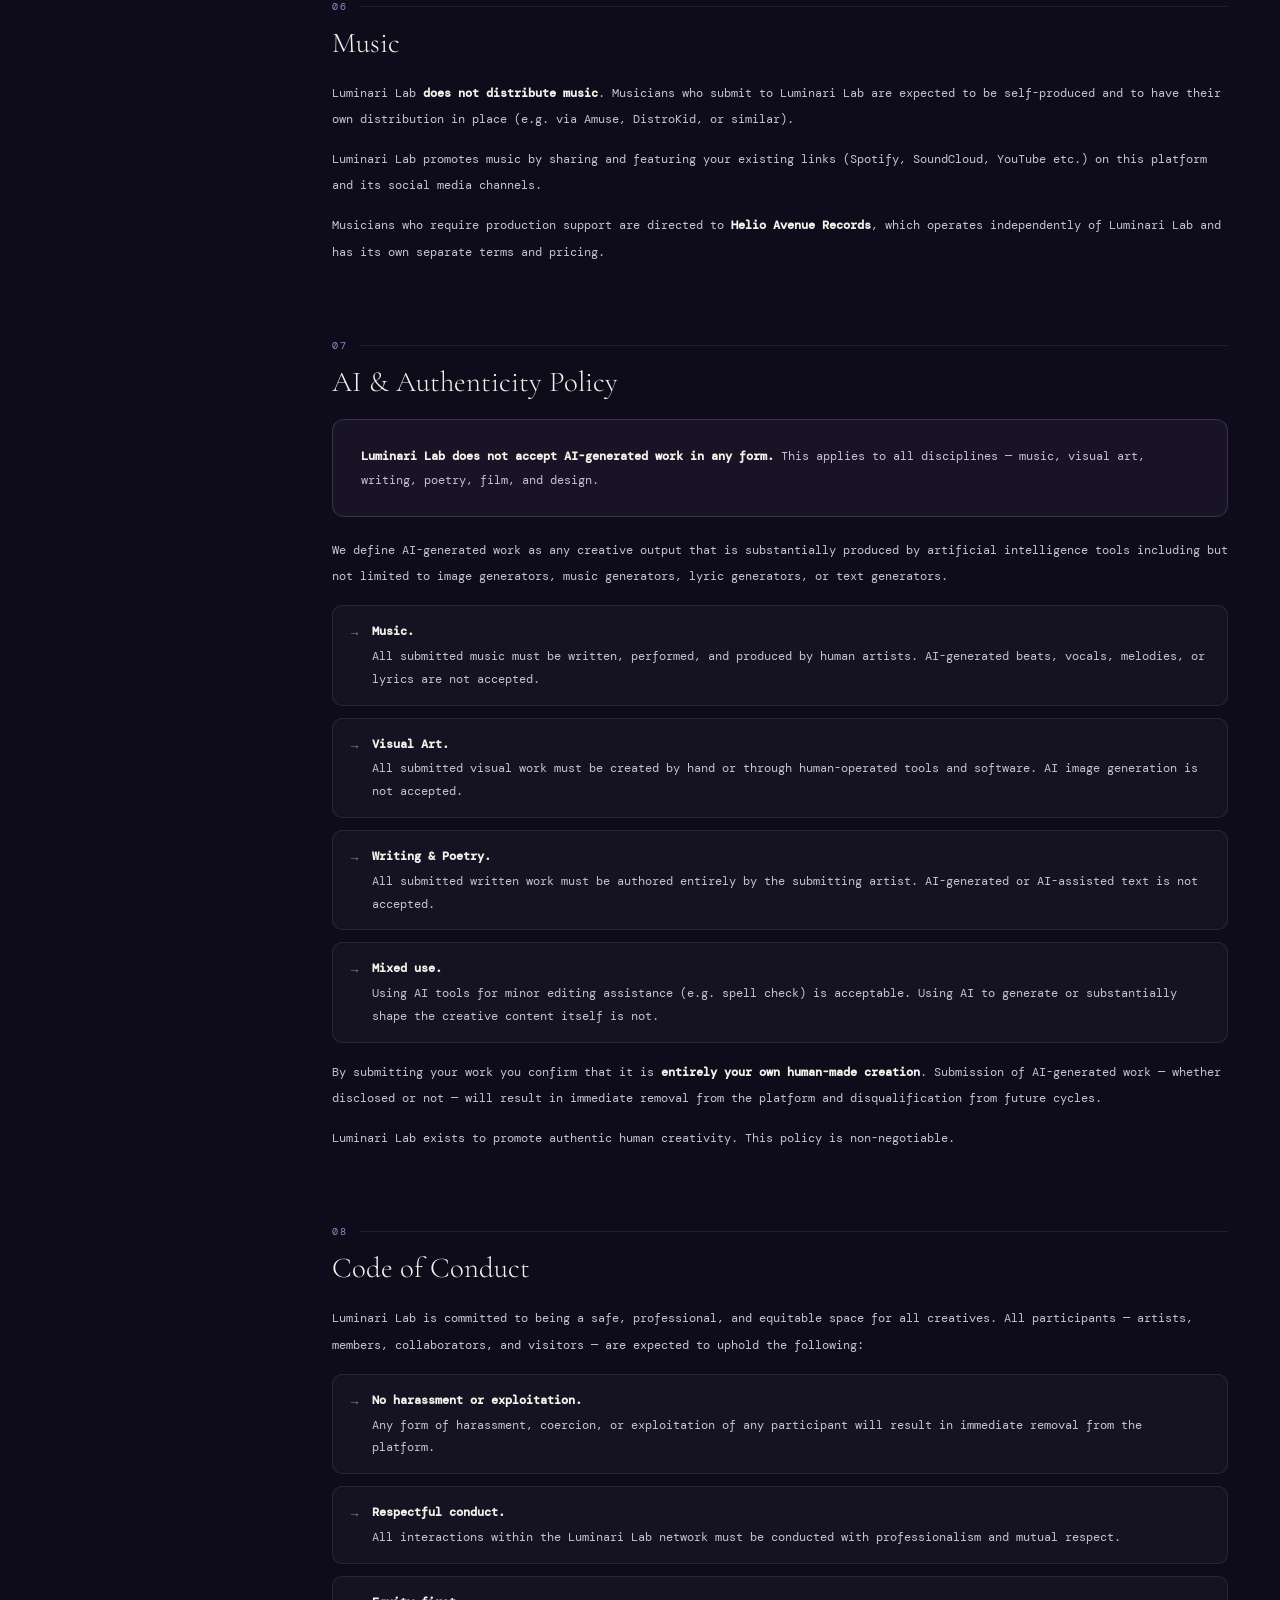
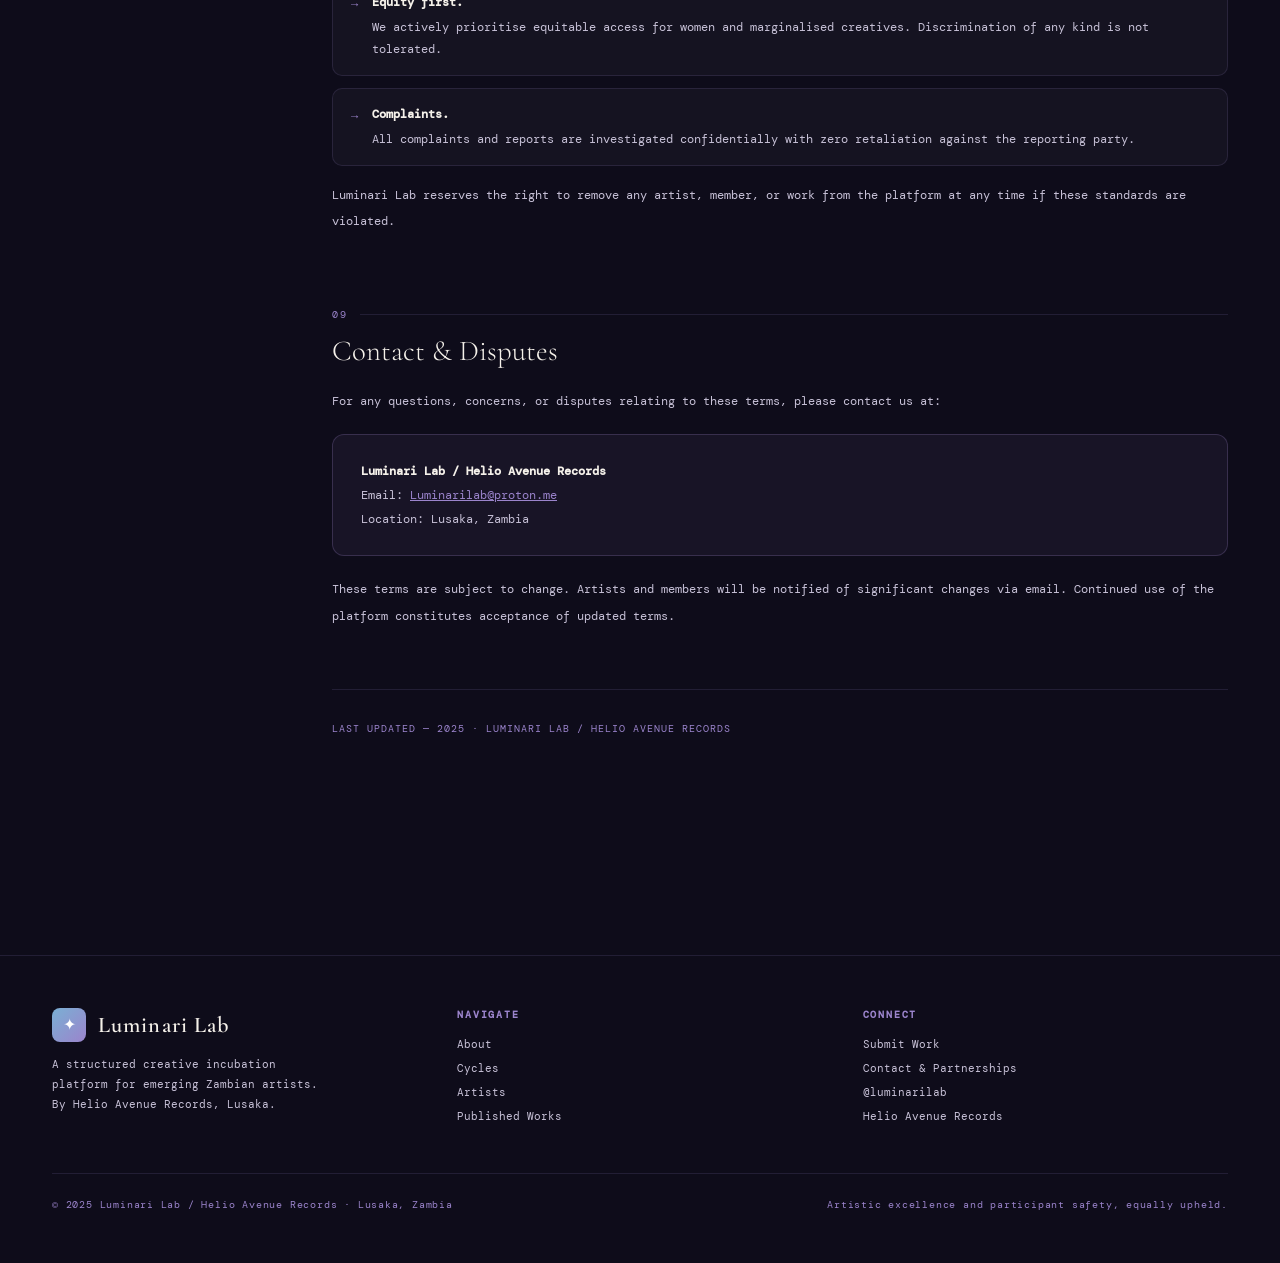
<file: terms.html>
<!DOCTYPE html>
<html lang="en">
<head>
<meta charset="UTF-8"><meta name="viewport" content="width=device-width, initial-scale=1.0">
<title>Luminari Lab — Terms & Conditions</title>
<link rel="stylesheet" href="shared.css">
<style>
.terms-hero {
  padding: 140px 52px 80px;
  position: relative; z-index: 5;
  border-bottom: 1px solid var(--soft-border);
}
.terms-hero .s-title { font-size: clamp(3rem, 6vw, 5rem); }
.terms-hero p { font-size: 0.78rem; color: var(--mist); line-height: 2; max-width: 560px; margin-top: 20px; }

.terms-body {
  position: relative; z-index: 5;
  padding: 80px 52px 120px;
  display: grid; grid-template-columns: 200px 1fr; gap: 80px;
  align-items: start;
}

/* Sticky sidebar nav */
.terms-nav {
  position: sticky; top: 120px;
  display: flex; flex-direction: column; gap: 4px;
}
.terms-nav a {
  font-size: 0.65rem; letter-spacing: 0.12em; text-transform: uppercase;
  color: var(--mist); text-decoration: none; padding: 8px 0;
  border-left: 1px solid var(--soft-border);
  padding-left: 16px; transition: all 0.2s;
}
.terms-nav a:hover { color: var(--cream); border-left-color: var(--glow); }

/* Terms content */
.terms-content { display: flex; flex-direction: column; gap: 60px; }

.terms-section {}
.terms-section-num {
  font-size: 0.6rem; letter-spacing: 0.2em; text-transform: uppercase;
  color: var(--lavender); margin-bottom: 12px;
  display: flex; align-items: center; gap: 12px;
}
.terms-section-num::after { content:''; flex:1; height:1px; background:var(--soft-border); }
.terms-section h2 {
  font-family: 'Cormorant Garamond', serif;
  font-size: 1.8rem; font-weight: 300; color: var(--cream);
  margin-bottom: 20px;
}
.terms-section p {
  font-size: 0.78rem; color: var(--mist); line-height: 2.1; margin-bottom: 14px;
}
.terms-section p strong { color: var(--cream); }
.terms-list {
  display: flex; flex-direction: column; gap: 12px;
  margin: 16px 0;
}
.terms-list-item {
  display: flex; gap: 14px;
  font-size: 0.75rem; color: var(--mist); line-height: 1.9;
  padding: 14px 18px;
  background: var(--card-bg); border: 1px solid var(--soft-border);
  border-radius: 10px;
}
.terms-list-item::before { content: '→'; color: var(--lavender); flex-shrink: 0; margin-top: 2px; }
.terms-list-item strong { color: var(--cream); display: block; margin-bottom: 2px; }

.terms-highlight {
  background: rgba(184,157,232,0.06);
  border: 1px solid rgba(184,157,232,0.2);
  border-radius: 12px; padding: 24px 28px;
  margin: 20px 0;
  font-size: 0.75rem; color: var(--mist); line-height: 2;
}
.terms-highlight strong { color: var(--cream); }

.terms-updated {
  font-size: 0.62rem; color: var(--lavender);
  letter-spacing: 0.1em; text-transform: uppercase;
  margin-top: 60px; padding-top: 32px;
  border-top: 1px solid var(--soft-border);
}

@media (max-width: 900px) {
  .terms-hero { padding: 120px 24px 60px; }
  .terms-body { grid-template-columns: 1fr; padding: 48px 24px 80px; gap: 40px; }
  .terms-nav { position: static; flex-direction: row; flex-wrap: wrap; }
}
</style>
</head>
<body>
<div class="cursor" id="cursor"></div>
<div class="cursor-ring" id="cursorRing"></div>
<div class="starfield" id="starfield"></div>
<div class="orb orb-1"></div><div class="orb orb-2"></div><div class="orb orb-3"></div>

<nav>
  <a href="index.html" class="nav-logo">
    <div class="logo-icon">✦</div>
    <span class="logo-text">Luminari Lab</span>
  </a>
  <ul class="nav-links">
    <li><a href="index.html">Home</a></li>
    <li><a href="about.html">About</a></li>
    <li><a href="cycles.html">Cycles</a></li>
    <li><a href="artists.html">Artists</a></li>
    <li><a href="works.html">Published Works</a></li>
    <li><a href="contact.html">Contact</a></li>
    <li><a href="submit.html" class="nav-cta">Submit Work</a></li>
  </ul>
</nav>

<div class="page">

  <section class="terms-hero">
    <div class="s-label">Legal</div>
    <h1 class="s-title">Terms & <em>Conditions</em></h1>
    <p>By submitting work to or joining Luminari Lab as a member, you agree to the following terms. Please read them carefully. These terms exist to protect both you and the platform.</p>
  </section>

  <div class="terms-body">

    <!-- SIDEBAR NAV -->
    <nav class="terms-nav">
      <a href="#about">About the Platform</a>
      <a href="#submissions">Submissions</a>
      <a href="#ownership">Ownership</a>
      <a href="#membership">Membership</a>
      <a href="#sales">Sales & Commission</a>
      <a href="#music">Music</a>
      <a href="#ai-policy">AI Policy</a>
      <a href="#conduct">Code of Conduct</a>
      <a href="#contact-terms">Contact</a>
    </nav>

    <!-- CONTENT -->
    <div class="terms-content">

      <!-- 01 -->
      <div class="terms-section" id="about">
        <div class="terms-section-num">01</div>
        <h2>About the Platform</h2>
        <p>Luminari Lab is a creative promotion and exhibition platform operated by <strong>Helio Avenue Records</strong>, a registered creative business based in Lusaka, Zambia. Luminari Lab exists to promote, exhibit, and support emerging Zambian artists across music, visual art, writing, and related disciplines.</p>
        <p>Luminari Lab is <strong>not a production house</strong>. We curate, promote and exhibit. Production services are handled separately through Helio Avenue Records.</p>
      </div>

      <!-- 02 -->
      <div class="terms-section" id="submissions">
        <div class="terms-section-num">02</div>
        <h2>Submissions</h2>
        <p>Submissions to Luminari Lab are open to all creatives based in Zambia. By submitting your work you agree to the following:</p>
        <div class="terms-list">
          <div class="terms-list-item"><div><strong>Merit-based selection.</strong> All submissions are evaluated solely on creative quality and relevance to the cycle. Selection is never transactional.</div></div>
          <div class="terms-list-item"><div><strong>No guarantee of publication.</strong> Submitting your work does not guarantee it will be displayed or promoted. The Luminari Lab team makes all curatorial decisions.</div></div>
          <div class="terms-list-item"><div><strong>Confidentiality.</strong> All submitted work and personal information is held in strict confidence and never shared without your consent.</div></div>
          <div class="terms-list-item"><div><strong>Originality.</strong> You confirm that the work you submit is your own original creation and that you hold full rights to it.</div></div>
          <div class="terms-list-item"><div><strong>No exploitation.</strong> Luminari Lab will never use your submitted work for commercial purposes beyond the agreed promotion without your explicit written consent.</div></div>
        </div>
      </div>

      <!-- 03 -->
      <div class="terms-section" id="ownership">
        <div class="terms-section-num">03</div>
        <h2>Ownership & Rights</h2>
        <div class="terms-highlight">
          <strong>Artists retain 100% ownership of all work submitted to Luminari Lab.</strong> Always. We do not claim any rights, licences, or ownership over your creative work by virtue of it being displayed on this platform.
        </div>
        <p>By submitting your work for display, you grant Luminari Lab a <strong>non-exclusive, royalty-free licence</strong> to display, promote and share your work for the purposes of exhibition and promotion on this platform and its associated social media channels.</p>
        <p>This licence does not give Luminari Lab the right to sell, reproduce, or modify your work without your explicit written agreement.</p>
        <p>You may request removal of your work from the platform at any time by contacting us at <strong>Luminarilab@proton.me</strong>.</p>
      </div>

      <!-- 04 -->
      <div class="terms-section" id="membership">
        <div class="terms-section-num">04</div>
        <h2>Membership</h2>
        <p>Luminari Lab offers two participation tiers:</p>
        <div class="terms-list">
          <div class="terms-list-item"><div><strong>Free Tier.</strong> Open to all. Work may be submitted and displayed subject to curation. No promotion is guaranteed.</div></div>
          <div class="terms-list-item"><div><strong>Yearly Membership — K200/year.</strong> Includes guaranteed promotion and visibility, a featured spot on the website, access to the Luminari Lab artist network, and priority consideration for creative cycles.</div></div>
        </div>
        <p>Membership fees are <strong>non-refundable</strong> once the membership period has commenced. Membership runs for 12 months from the date of payment.</p>
        <p>Upon confirmation of payment, members will receive a <strong>private invite link to the Luminari Lab Discord server</strong> — the platform's exclusive artist network. This link is personal and must not be shared with non-members.</p>
        <p>Membership does not guarantee that all submitted work will be published — curatorial standards still apply. It guarantees promotion of work that is accepted.</p>
        <p>To enquire about membership, contact us at <strong>Luminarilab@proton.me</strong>. Payment details will be provided upon enquiry.</p>
      </div>

      <!-- 05 -->
      <div class="terms-section" id="sales">
        <div class="terms-section-num">05</div>
        <h2>Sales & Commission</h2>
        <p>For works sold through or facilitated by Luminari Lab (including visual art originals, prints, and physical literary works):</p>
        <div class="terms-highlight">
          <strong>Artists receive 90% of all sale proceeds.</strong> Luminari Lab retains a 10% facilitation commission to cover platform, promotion, and administrative costs.
        </div>
        <p>All sale arrangements are agreed upon in writing between the artist and Luminari Lab before any work is listed for sale. No work will be sold without the artist's explicit consent and agreed pricing.</p>
        <p>For <strong>visual art originals</strong> — once sold, the physical piece is transferred to the buyer. The artist retains the right to reproduce the work unless otherwise agreed in writing.</p>
        <p>For <strong>limited edition prints</strong> — the number of prints, pricing, and edition size must be agreed in writing with Luminari Lab before listing.</p>
        <p>For <strong>literary works</strong> — digital downloads may be offered free of charge for promotional purposes. Physical copies and paid downloads are subject to separate agreement.</p>
      </div>

      <!-- 06 -->
      <div class="terms-section" id="music">
        <div class="terms-section-num">06</div>
        <h2>Music</h2>
        <p>Luminari Lab <strong>does not distribute music</strong>. Musicians who submit to Luminari Lab are expected to be self-produced and to have their own distribution in place (e.g. via Amuse, DistroKid, or similar).</p>
        <p>Luminari Lab promotes music by sharing and featuring your existing links (Spotify, SoundCloud, YouTube etc.) on this platform and its social media channels.</p>
        <p>Musicians who require production support are directed to <strong>Helio Avenue Records</strong>, which operates independently of Luminari Lab and has its own separate terms and pricing.</p>
      </div>

      <!-- 07 -->
      <div class="terms-section" id="ai-policy">
        <div class="terms-section-num">07</div>
        <h2>AI & Authenticity Policy</h2>
        <div class="terms-highlight">
          <strong>Luminari Lab does not accept AI-generated work in any form.</strong> This applies to all disciplines — music, visual art, writing, poetry, film, and design.
        </div>
        <p>We define AI-generated work as any creative output that is substantially produced by artificial intelligence tools including but not limited to image generators, music generators, lyric generators, or text generators.</p>
        <div class="terms-list">
          <div class="terms-list-item"><div><strong>Music.</strong> All submitted music must be written, performed, and produced by human artists. AI-generated beats, vocals, melodies, or lyrics are not accepted.</div></div>
          <div class="terms-list-item"><div><strong>Visual Art.</strong> All submitted visual work must be created by hand or through human-operated tools and software. AI image generation is not accepted.</div></div>
          <div class="terms-list-item"><div><strong>Writing & Poetry.</strong> All submitted written work must be authored entirely by the submitting artist. AI-generated or AI-assisted text is not accepted.</div></div>
          <div class="terms-list-item"><div><strong>Mixed use.</strong> Using AI tools for minor editing assistance (e.g. spell check) is acceptable. Using AI to generate or substantially shape the creative content itself is not.</div></div>
        </div>
        <p>By submitting your work you confirm that it is <strong>entirely your own human-made creation</strong>. Submission of AI-generated work — whether disclosed or not — will result in immediate removal from the platform and disqualification from future cycles.</p>
        <p>Luminari Lab exists to promote authentic human creativity. This policy is non-negotiable.</p>
      </div>

      <!-- 08 -->
      <div class="terms-section" id="conduct">
        <div class="terms-section-num">08</div>
        <h2>Code of Conduct</h2>
        <p>Luminari Lab is committed to being a safe, professional, and equitable space for all creatives. All participants — artists, members, collaborators, and visitors — are expected to uphold the following:</p>
        <div class="terms-list">
          <div class="terms-list-item"><div><strong>No harassment or exploitation.</strong> Any form of harassment, coercion, or exploitation of any participant will result in immediate removal from the platform.</div></div>
          <div class="terms-list-item"><div><strong>Respectful conduct.</strong> All interactions within the Luminari Lab network must be conducted with professionalism and mutual respect.</div></div>
          <div class="terms-list-item"><div><strong>Equity first.</strong> We actively prioritise equitable access for women and marginalised creatives. Discrimination of any kind is not tolerated.</div></div>
          <div class="terms-list-item"><div><strong>Complaints.</strong> All complaints and reports are investigated confidentially with zero retaliation against the reporting party.</div></div>
        </div>
        <p>Luminari Lab reserves the right to remove any artist, member, or work from the platform at any time if these standards are violated.</p>
      </div>

      <!-- 09 -->
      <div class="terms-section" id="contact-terms">
        <div class="terms-section-num">09</div>
        <h2>Contact & Disputes</h2>
        <p>For any questions, concerns, or disputes relating to these terms, please contact us at:</p>
        <div class="terms-highlight">
          <strong>Luminari Lab / Helio Avenue Records</strong><br>
          Email: <a href="mailto:Luminarilab@proton.me" style="color:var(--lavender);">Luminarilab@proton.me</a><br>
          Location: Lusaka, Zambia
        </div>
        <p>These terms are subject to change. Artists and members will be notified of significant changes via email. Continued use of the platform constitutes acceptance of updated terms.</p>

        <div class="terms-updated">Last updated — 2025 · Luminari Lab / Helio Avenue Records</div>
      </div>

    </div>
  </div>

  <footer>
    <div class="footer-brand">
      <div style="display:flex;align-items:center;gap:12px;">
        <div class="logo-icon">✦</div>
        <span class="logo-text">Luminari Lab</span>
      </div>
      <p>A structured creative incubation platform for emerging Zambian artists. By Helio Avenue Records, Lusaka.</p>
    </div>
    <div class="footer-col">
      <h4>Navigate</h4>
      <a href="about.html">About</a>
      <a href="cycles.html">Cycles</a>
      <a href="artists.html">Artists</a>
      <a href="works.html">Published Works</a>
    </div>
    <div class="footer-col">
      <h4>Connect</h4>
      <a href="submit.html">Submit Work</a>
      <a href="contact.html">Contact & Partnerships</a>
      <a href="#">@luminarilab</a>
      <a href="#">Helio Avenue Records</a>
    </div>
    <div class="footer-bottom">
      <span>© 2025 Luminari Lab / Helio Avenue Records · Lusaka, Zambia</span>
      <span>Artistic excellence and participant safety, equally upheld.</span>
    </div>
  </footer>
</div>

<script src="shared.js"></script>
</body>
</html>
</file>
<file: shared.css>
@import url('https://fonts.googleapis.com/css2?family=Cormorant+Garamond:ital,wght@0,300;0,400;0,600;1,300;1,400;1,600&family=DM+Mono:wght@300;400;500&display=swap');

:root {
  --ink: #0e0c1a;
  --ink2: #13101f;
  --cream: #f5f1ea;
  --mist: #c8c2d8;
  --violet: #6b52a3;
  --lavender: #9b84cc;
  --sky: #7ab0d4;
  --glow: #b89de8;
  --accent: #e8c97a;
  --soft-border: rgba(155,132,204,0.15);
  --card-bg: rgba(255,255,255,0.03);
}

*, *::before, *::after { margin: 0; padding: 0; box-sizing: border-box; }

html { scroll-behavior: smooth; }

body {
  background: var(--ink);
  color: var(--cream);
  font-family: 'DM Mono', monospace;
  min-height: 100vh;
  overflow-x: hidden;
  cursor: none;
}

/* Custom cursor */
.cursor {
  position: fixed;
  width: 8px; height: 8px;
  background: var(--glow);
  border-radius: 50%;
  pointer-events: none;
  z-index: 9999;
  transition: transform 0.15s, opacity 0.2s;
  transform: translate(-50%, -50%);
}
.cursor-ring {
  position: fixed;
  width: 32px; height: 32px;
  border: 1px solid rgba(184,157,232,0.4);
  border-radius: 50%;
  pointer-events: none;
  z-index: 9998;
  transition: transform 0.35s cubic-bezier(0.23,1,0.32,1), width 0.2s, height 0.2s;
  transform: translate(-50%, -50%);
}
body:hover .cursor { opacity: 1; }

/* Starfield */
.starfield {
  position: fixed; inset: 0;
  pointer-events: none; z-index: 0; overflow: hidden;
}
.star {
  position: absolute; border-radius: 50%; background: white;
  animation: twinkle var(--d) ease-in-out infinite alternate;
  opacity: 0;
}
@keyframes twinkle {
  0%  { opacity: 0; transform: scale(0.8); }
  100%{ opacity: var(--o); transform: scale(1.2); }
}

/* Gradient orbs */
.orb { position: fixed; border-radius: 50%; filter: blur(90px); pointer-events: none; z-index: 0; }
.orb-1 { width:500px;height:500px;background:radial-gradient(circle,rgba(107,82,163,0.3) 0%,transparent 70%);top:-120px;left:-80px;animation:drift1 20s ease-in-out infinite alternate; }
.orb-2 { width:400px;height:400px;background:radial-gradient(circle,rgba(122,176,212,0.2) 0%,transparent 70%);bottom:-80px;right:-60px;animation:drift2 25s ease-in-out infinite alternate; }
.orb-3 { width:300px;height:300px;background:radial-gradient(circle,rgba(184,157,232,0.15) 0%,transparent 70%);top:50%;right:20%;animation:drift3 18s ease-in-out infinite alternate; }
@keyframes drift1 { to { transform: translate(50px, 70px); } }
@keyframes drift2 { to { transform: translate(-50px, -70px); } }
@keyframes drift3 { to { transform: translate(30px, -50px); } }

/* NAV */
nav {
  position: fixed; top: 0; left: 0; right: 0; z-index: 100;
  display: flex; align-items: center; justify-content: space-between;
  padding: 24px 52px;
  background: rgba(14,12,26,0.7);
  backdrop-filter: blur(20px);
  border-bottom: 1px solid var(--soft-border);
  transition: padding 0.3s;
}
.nav-logo { display: flex; align-items: center; gap: 12px; text-decoration: none; }
.logo-icon {
  width: 34px; height: 34px;
  background: linear-gradient(135deg, #7ab0d4, #9b84cc);
  border-radius: 8px;
  display: flex; align-items: center; justify-content: center;
  font-size: 16px; color: white;
}
.logo-text {
  font-family: 'Cormorant Garamond', serif;
  font-size: 1.15rem; font-weight: 600;
  letter-spacing: 0.05em; color: var(--cream);
}
.nav-links { display: flex; gap: 36px; list-style: none; align-items: center; }
.nav-links a {
  color: var(--mist); text-decoration: none;
  font-size: 0.68rem; letter-spacing: 0.12em; text-transform: uppercase;
  transition: color 0.2s; position: relative; padding-bottom: 4px;
}
.nav-links a::after {
  content:''; position:absolute; bottom:0; left:0; right:0;
  height:1px; background:var(--glow);
  transform: scaleX(0); transform-origin: left;
  transition: transform 0.3s cubic-bezier(0.23,1,0.32,1);
}
.nav-links a:hover, .nav-links a.active { color: var(--cream); }
.nav-links a:hover::after, .nav-links a.active::after { transform: scaleX(1); }
.nav-cta {
  background: rgba(184,157,232,0.12);
  border: 1px solid rgba(184,157,232,0.35);
  color: var(--cream) !important; padding: 8px 20px; border-radius: 100px;
  transition: background 0.25s, border-color 0.25s !important;
}
.nav-cta:hover { background: rgba(184,157,232,0.22) !important; border-color: var(--glow) !important; }
.nav-cta::after { display: none !important; }

/* Page wrapper */
.page { position: relative; z-index: 5; padding-top: 88px; }

/* Section label */
.s-label {
  font-size: 0.65rem; letter-spacing: 0.22em; text-transform: uppercase;
  color: var(--lavender); margin-bottom: 14px;
  display: flex; align-items: center; gap: 12px;
}
.s-label::before { content:''; width:28px; height:1px; background:var(--lavender); display:inline-block; }

/* Section title */
.s-title {
  font-family: 'Cormorant Garamond', serif;
  font-size: clamp(2.4rem, 4.5vw, 4.5rem);
  font-weight: 300; line-height: 1.06; letter-spacing: -0.02em;
}
.s-title em { font-style: italic; color: var(--glow); }

/* Divider */
.divider { width: 100%; height: 1px; background: var(--soft-border); margin: 0; }

/* Buttons */
.btn {
  display: inline-flex; align-items: center; gap: 10px;
  font-family: 'DM Mono', monospace;
  font-size: 0.68rem; letter-spacing: 0.1em; text-transform: uppercase;
  padding: 13px 30px; border-radius: 100px; cursor: pointer;
  text-decoration: none; transition: all 0.25s; border: 1px solid;
}
.btn-ghost { background: transparent; border-color: rgba(184,157,232,0.4); color: var(--cream); }
.btn-ghost:hover { background: rgba(184,157,232,0.12); border-color: var(--glow); }
.btn-fill { background: rgba(184,157,232,0.15); border-color: rgba(184,157,232,0.5); color: var(--cream); }
.btn-fill:hover { background: rgba(184,157,232,0.28); border-color: var(--glow); }
.btn-accent { background: rgba(232,201,122,0.1); border-color: rgba(232,201,122,0.4); color: var(--accent); }
.btn-accent:hover { background: rgba(232,201,122,0.2); border-color: var(--accent); }

/* Footer */
footer {
  position: relative; z-index: 5;
  border-top: 1px solid var(--soft-border);
  padding: 52px;
  display: grid; grid-template-columns: 1fr 1fr 1fr;
  gap: 40px;
  margin-top: 100px;
}
.footer-brand .logo-text { font-size: 1.4rem; }
.footer-brand p { font-size: 0.7rem; color: var(--mist); line-height: 1.8; margin-top: 12px; max-width: 280px; }
.footer-col h4 { font-size: 0.62rem; letter-spacing: 0.18em; text-transform: uppercase; color: var(--lavender); margin-bottom: 16px; }
.footer-col a { display: block; color: var(--mist); text-decoration: none; font-size: 0.7rem; margin-bottom: 10px; transition: color 0.2s; }
.footer-col a:hover { color: var(--cream); }
.footer-bottom {
  grid-column: 1/-1; border-top: 1px solid var(--soft-border);
  padding-top: 24px; display: flex; justify-content: space-between; align-items: center;
}
.footer-bottom span { font-size: 0.62rem; color: var(--lavender); letter-spacing: 0.08em; }

/* Fade-in animation */
.fade-up {
  opacity: 0; transform: translateY(28px);
  animation: fadeUp 0.7s cubic-bezier(0.23,1,0.32,1) forwards;
}
@keyframes fadeUp { to { opacity: 1; transform: translateY(0); } }

/* Card base */
.card {
  background: var(--card-bg);
  border: 1px solid var(--soft-border);
  border-radius: 16px; overflow: hidden;
  transition: transform 0.35s cubic-bezier(0.23,1,0.32,1), border-color 0.3s, box-shadow 0.3s;
}
.card:hover {
  transform: translateY(-5px);
  border-color: rgba(184,157,232,0.35);
  box-shadow: 0 20px 50px rgba(107,82,163,0.18);
}

/* Form elements */
.form-group { margin-bottom: 24px; }
.form-label { display: block; font-size: 0.65rem; letter-spacing: 0.14em; text-transform: uppercase; color: var(--lavender); margin-bottom: 10px; }
.form-input, .form-textarea, .form-select {
  width: 100%; background: rgba(255,255,255,0.04);
  border: 1px solid var(--soft-border); border-radius: 10px;
  color: var(--cream); font-family: 'DM Mono', monospace;
  font-size: 0.78rem; padding: 14px 18px;
  transition: border-color 0.25s, background 0.25s; outline: none;
}
.form-input:focus, .form-textarea:focus, .form-select:focus {
  border-color: rgba(184,157,232,0.5); background: rgba(255,255,255,0.06);
}
.form-textarea { resize: vertical; min-height: 120px; }
.form-select option { background: #1a1530; }

@media (max-width: 900px) {
  nav { padding: 18px 24px; }
  .nav-links { display: none; }
  footer { grid-template-columns: 1fr; padding: 36px 24px; }
}
</file>
